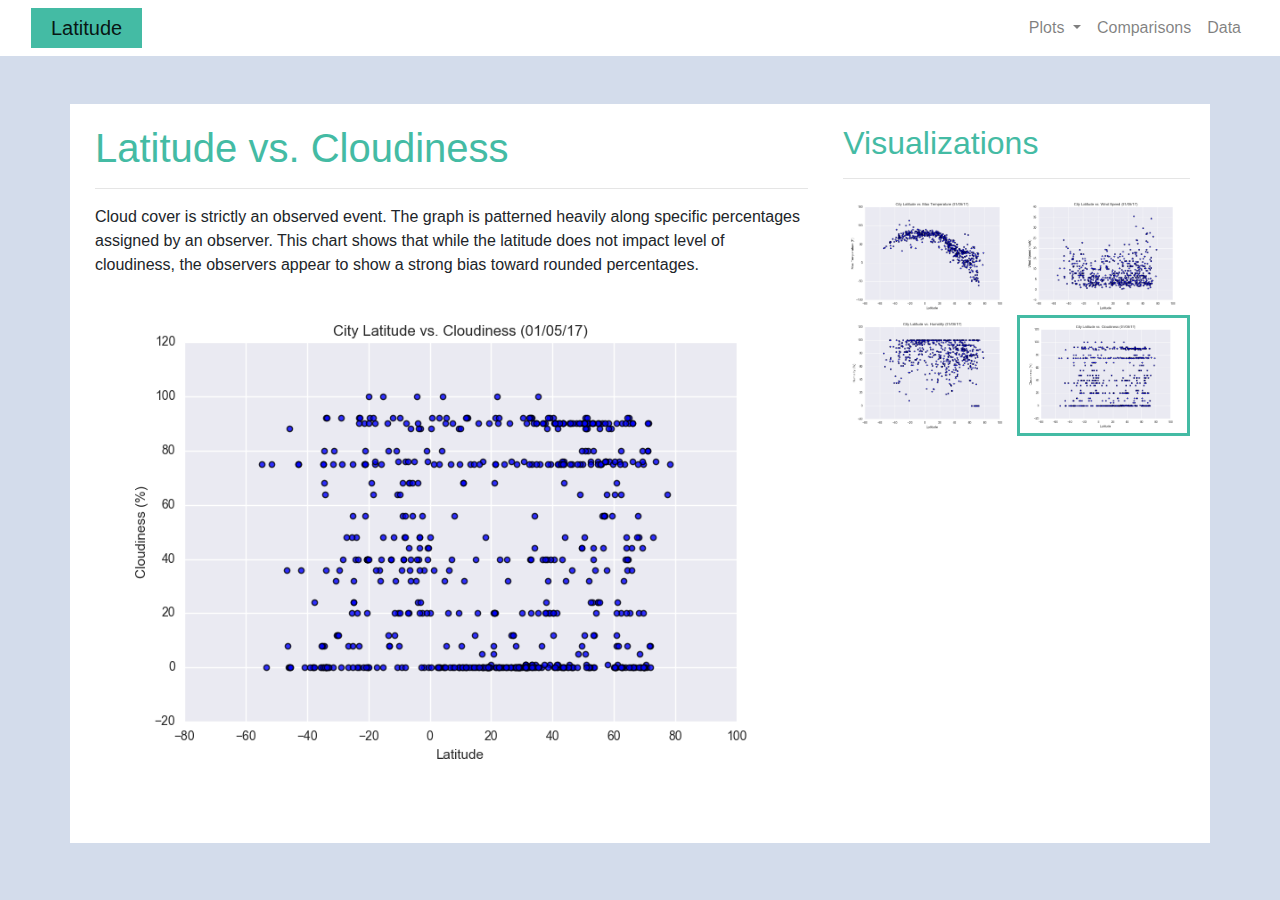
<file: cloudiness.html>
<!DOCTYPE html>
<html lang="en">

<head>
    <meta charset="UTF-8">
    <meta http-equiv="X-UA-Compatible" content="IE=edge">
    <meta name="viewport" content="width=device-width, initial-scale=1.0">
    <link rel="stylesheet" href="https://stackpath.bootstrapcdn.com/bootstrap/4.3.1/css/bootstrap.min.css"
        integrity="sha384-ggOyR0iXCbMQv3Xipma34MD+dH/1fQ784/j6cY/iJTQUOhcWr7x9JvoRxT2MZw1T" crossorigin="anonymous">
    <title>Latitude</title>
    <link rel="stylesheet" type="text/css" href="styles.css">
</head>

<body>
    <nav class="navbar navbar-expand-lg navbar-light navbar-customclass">
        <div class="container-fluid">
            <a class="navbar-brand" href="index.html">Latitude</a>
            <button class="navbar-toggler" type="button" data-bs-toggle="collapse" data-bs-target="#navbarNavDropdown"
                aria-controls="navbarNavDropdown" aria-expanded="false" aria-label="Toggle navigation">
                <span class="navbar-toggler-icon"></span>
            </button>
            <div class="collapse navbar-collapse" id="navbarNavDropdown">
                <ul class="navbar-nav ml-auto">
                    <li class="nav-item dropdown">
                        <a class="nav-link dropdown-toggle" href="#" id="navbarDropdownMenuLink" role="button"
                            data-bs-toggle="dropdown" aria-expanded="false">
                            Plots
                        </a>
                        <ul class="dropdown-menu" aria-labelledby="navbarDropdownMenuLink">
                            <li><a class="dropdown-item " href="cloudiness.html">Cloudiness</a></li>
                            <li><a class="dropdown-item" href="humidity.html">Humidity</a></li>
                            <li><a class="dropdown-item" href="temperature.html">Max Temperature</a></li>
                            <li><a class="dropdown-item" href="wind.html">Windspeed</a></li>
                        </ul>
                    </li>
                    <li class="nav-item">
                        <a class="nav-link" href="comparisons.html">Comparisons</a>
                    </li>
                    <li class="nav-item">
                        <a class="nav-link" href="data.html">Data</a>
                    </li>

            </div>
        </div>
    </nav>
    <br><br>
    <div class="container">
        <div class="row">
            <div class="col-md-8">
                <h1>Latitude vs. Cloudiness</h1>
                <hr>
                <p>Cloud cover is strictly an observed event. The graph is patterned heavily along specific percentages
                    assigned by an observer. This chart shows that while the latitude does not impact level of
                    cloudiness, the observers appear to show a strong bias toward rounded percentages.</p>
                <img src="Resources/images/cloud.png" class="img-fluid" alt="Latitude vs. Cloudiness"></a><br>
            </div>
            <div class="col-md-4">
                <h2>Visualizations</h2>
                <hr>
                <div class="grid-container">
                    <a href="temperature.html">
                        <img src="Resources/images/temp.png" class="img-fluid" alt="Latitude vs. Temperature"></a>
                    <a href="wind.html">
                        <img src="Resources/images/wind.png" class="img-fluid" alt="Latitude vs. Windspeed"></a>
                    <a href="humidity.html">
                        <img src="Resources/images/humidity.png" class="img-fluid" alt="Latitude vs. Humidity"></a>
                    <a href="cloudiness.html">
                        <img src="Resources/images/cloud.png" class="img-fluid custom-active" alt="Latitude vs. Cloudiness">
                </div>
            </div>
        </div>
        <script src="https://code.jquery.com/jquery-3.3.1.slim.min.js"
            integrity="sha384-q8i/X+965DzO0rT7abK41JStQIAqVgRVzpbzo5smXKp4YfRvH+8abtTE1Pi6jizo"
            crossorigin="anonymous"></script>
        <script src="https://cdnjs.cloudflare.com/ajax/libs/popper.js/1.14.7/umd/popper.min.js"
            integrity="sha384-UO2eT0CpHqdSJQ6hJty5KVphtPhzWj9WO1clHTMGa3JDZwrnQq4sF86dIHNDz0W1"
            crossorigin="anonymous"></script>
        <script src="https://stackpath.bootstrapcdn.com/bootstrap/4.3.1/js/bootstrap.min.js"
            integrity="sha384-JjSmVgyd0p3pXB1rRibZUAYoIIy6OrQ6VrjIEaFf/nJGzIxFDsf4x0xIM+B07jRM"
            crossorigin="anonymous"></script>
        <script src="https://cdn.jsdelivr.net/npm/bootstrap@5.2.0-beta1/dist/js/bootstrap.bundle.min.js"
            integrity="sha384-pprn3073KE6tl6bjs2QrFaJGz5/SUsLqktiwsUTF55Jfv3qYSDhgCecCxMW52nD2"
            crossorigin="anonymous"></script>
</body>

</html>
</file>
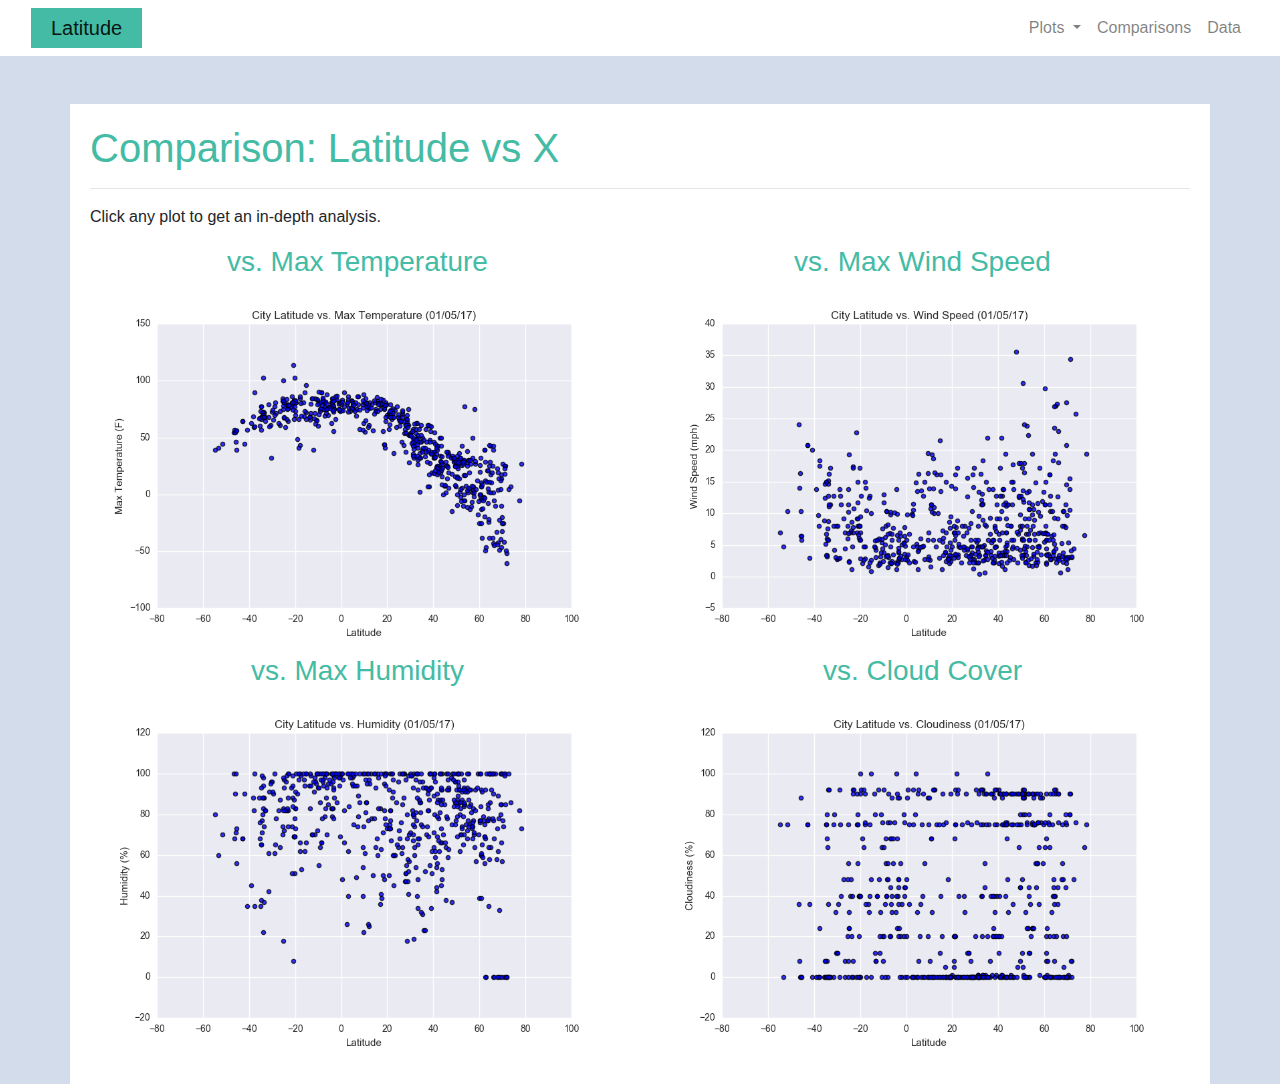
<file: comparisons.html>
<!DOCTYPE html>
<html lang="en">

<head>
  <meta charset="UTF-8">
  <meta http-equiv="X-UA-Compatible" content="IE=edge">
  <meta name="viewport" content="width=device-width, initial-scale=1.0">
  <link rel="stylesheet" href="https://stackpath.bootstrapcdn.com/bootstrap/4.3.1/css/bootstrap.min.css"
    integrity="sha384-ggOyR0iXCbMQv3Xipma34MD+dH/1fQ784/j6cY/iJTQUOhcWr7x9JvoRxT2MZw1T" crossorigin="anonymous">
  <title>Latitude</title>
  <link rel="stylesheet" type="text/css" href="styles.css">
</head>

<body>
  <nav class="navbar navbar-expand-lg navbar-light navbar-customclass">
    <div class="container-fluid">
      <a class="navbar-brand" href="index.html">Latitude</a>
      <button class="navbar-toggler" type="button" data-bs-toggle="collapse" data-bs-target="#navbarNavDropdown"
        aria-controls="navbarNavDropdown" aria-expanded="false" aria-label="Toggle navigation">
        <span class="navbar-toggler-icon"></span>
      </button>
      <div class="collapse navbar-collapse" id="navbarNavDropdown">
        <ul class="navbar-nav ml-auto">
          <li class="nav-item dropdown">
            <a class="nav-link dropdown-toggle" href="#" id="navbarDropdownMenuLink" role="button"
              data-bs-toggle="dropdown" aria-expanded="false">
              Plots
            </a>
            <ul class="dropdown-menu" aria-labelledby="navbarDropdownMenuLink">
              <li><a class="dropdown-item" href="humidity.html">Humidity</a></li>
              <li><a class="dropdown-item" href="temperature.html">Max Temperature</a></li>
              <li><a class="dropdown-item" href="cloudiness.html">Cloudiness</a></li>
              <li><a class="dropdown-item" href="wind.html">Windspeed</a></li>
            </ul>
          </li>
          <li class="nav-item">
            <a class="nav-link" href="comparisons.html">Comparisons</a>
          </li>
          <li class="nav-item">
            <a class="nav-link" href="data.html">Data</a>
          </li>

        </ul>
      </div>
    </div>
  </nav>

  <br><br>
  <div class="container">
    <div class="row">
      <div class="col-md-12">
        <h1>Comparison: Latitude vs X</h1>
        <hr>
        <p>Click any plot to get an in-depth analysis.</p>
      </div>
    </div>
    <div class="row">
      <div class="col-md-6">
        <h3>vs. Max Temperature</h3>
        <a href="temperature.html">
          <img src="Resources/images/temp.png" class="img-fluid" alt="Latitude vs. Temperature"></a><br>
      </div>
      <div class="col-md-6">
        <h3>vs. Max Wind Speed</h3>
        <a href="wind.html">
          <img src="Resources/images/wind.png" class="img-fluid" alt="Latitude vs. Windspeed"></a><br>
      </div>
    </div>
    <div class="row">
      <div class="col-md-6">
        <h3>vs. Max Humidity</h3>
        <a href="humidity.html">
          <img src="Resources/images/humidity.png" class="img-fluid" alt="Latitude vs. Humidity"></a><br>
      </div>
      <div class="col-md-6">
        <h3>vs. Cloud Cover</h3>
        <a href="cloudiness.html">
          <img src="Resources/images/cloud.png" class="img-fluid" alt="Latitude vs. Cloudiness"><br>
      </div>
    </div>
  </div>
  </div>
  <script src="https://code.jquery.com/jquery-3.3.1.slim.min.js"
    integrity="sha384-q8i/X+965DzO0rT7abK41JStQIAqVgRVzpbzo5smXKp4YfRvH+8abtTE1Pi6jizo"
    crossorigin="anonymous"></script>
  <script src="https://cdnjs.cloudflare.com/ajax/libs/popper.js/1.14.7/umd/popper.min.js"
    integrity="sha384-UO2eT0CpHqdSJQ6hJty5KVphtPhzWj9WO1clHTMGa3JDZwrnQq4sF86dIHNDz0W1"
    crossorigin="anonymous"></script>
  <script src="https://stackpath.bootstrapcdn.com/bootstrap/4.3.1/js/bootstrap.min.js"
    integrity="sha384-JjSmVgyd0p3pXB1rRibZUAYoIIy6OrQ6VrjIEaFf/nJGzIxFDsf4x0xIM+B07jRM"
    crossorigin="anonymous"></script>
  <script src="https://cdn.jsdelivr.net/npm/bootstrap@5.2.0-beta1/dist/js/bootstrap.bundle.min.js"
    integrity="sha384-pprn3073KE6tl6bjs2QrFaJGz5/SUsLqktiwsUTF55Jfv3qYSDhgCecCxMW52nD2"
    crossorigin="anonymous"></script>
</body>

</html>
</file>
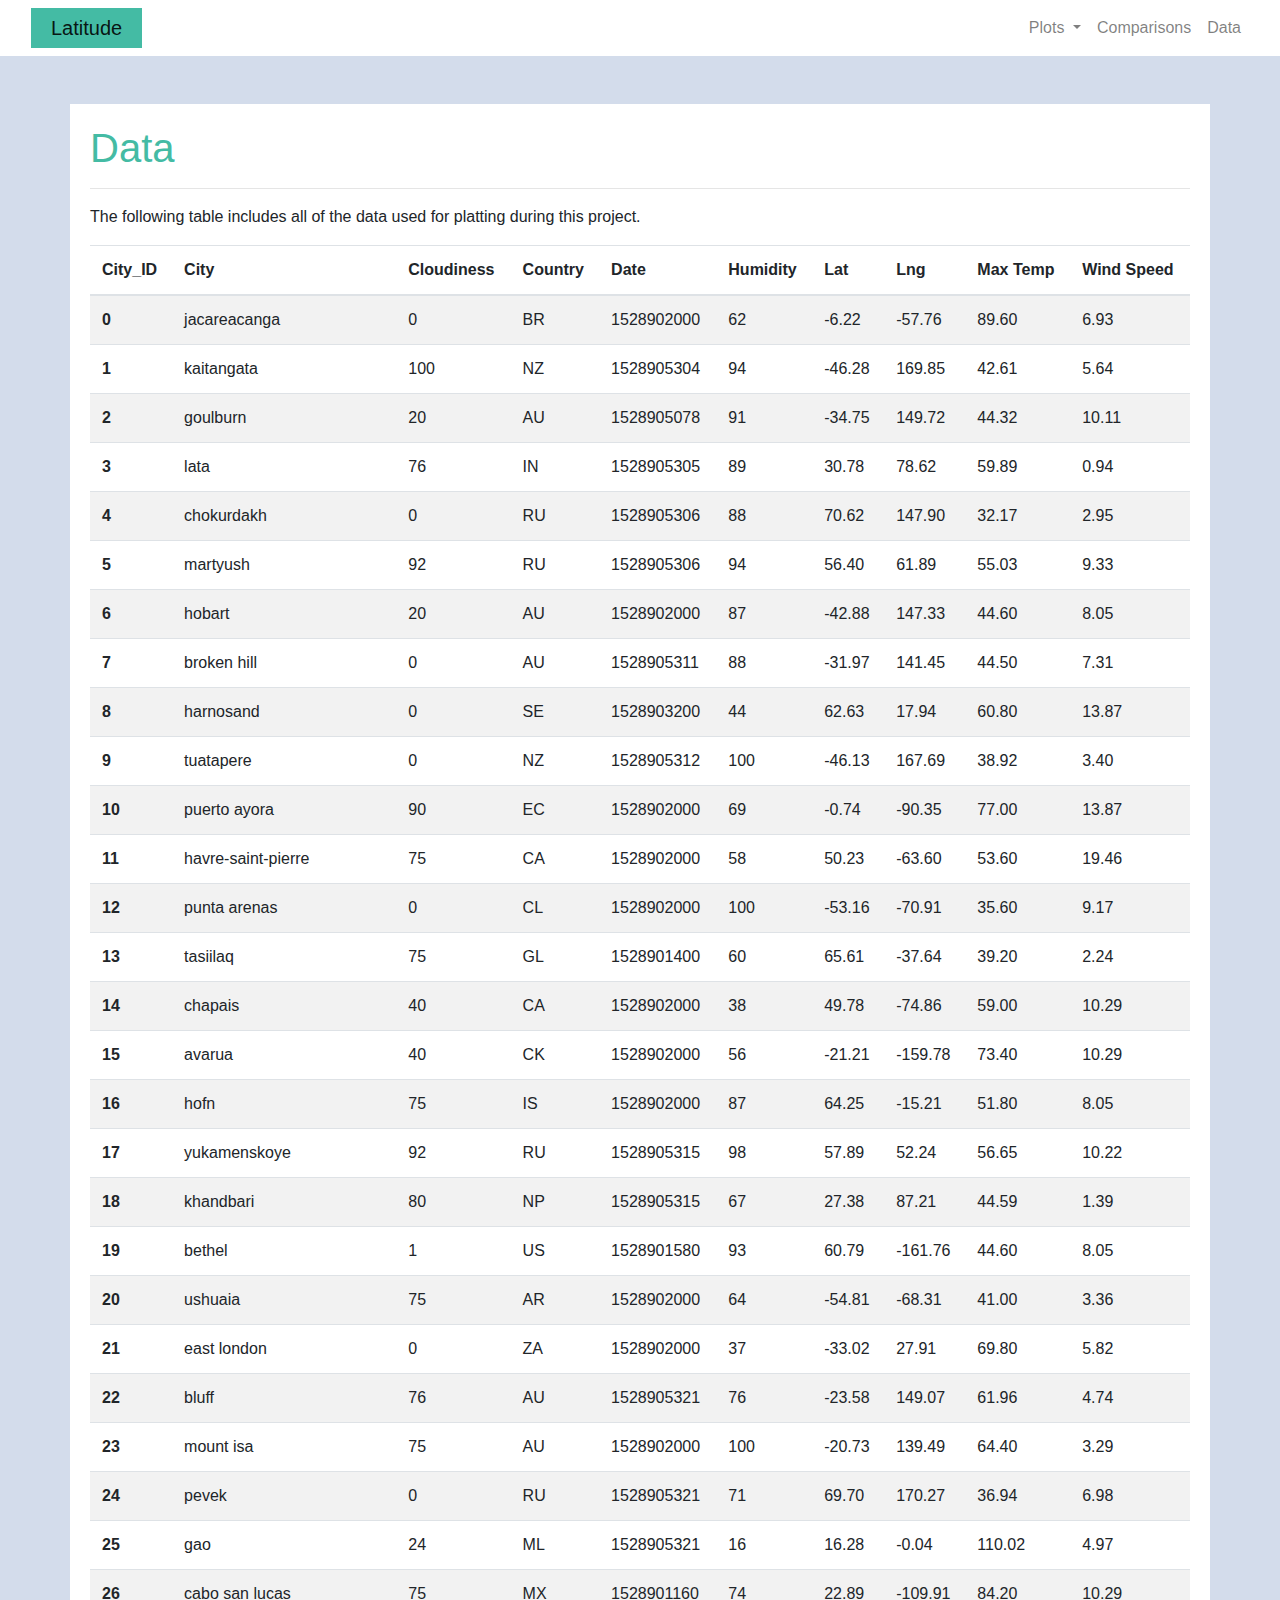
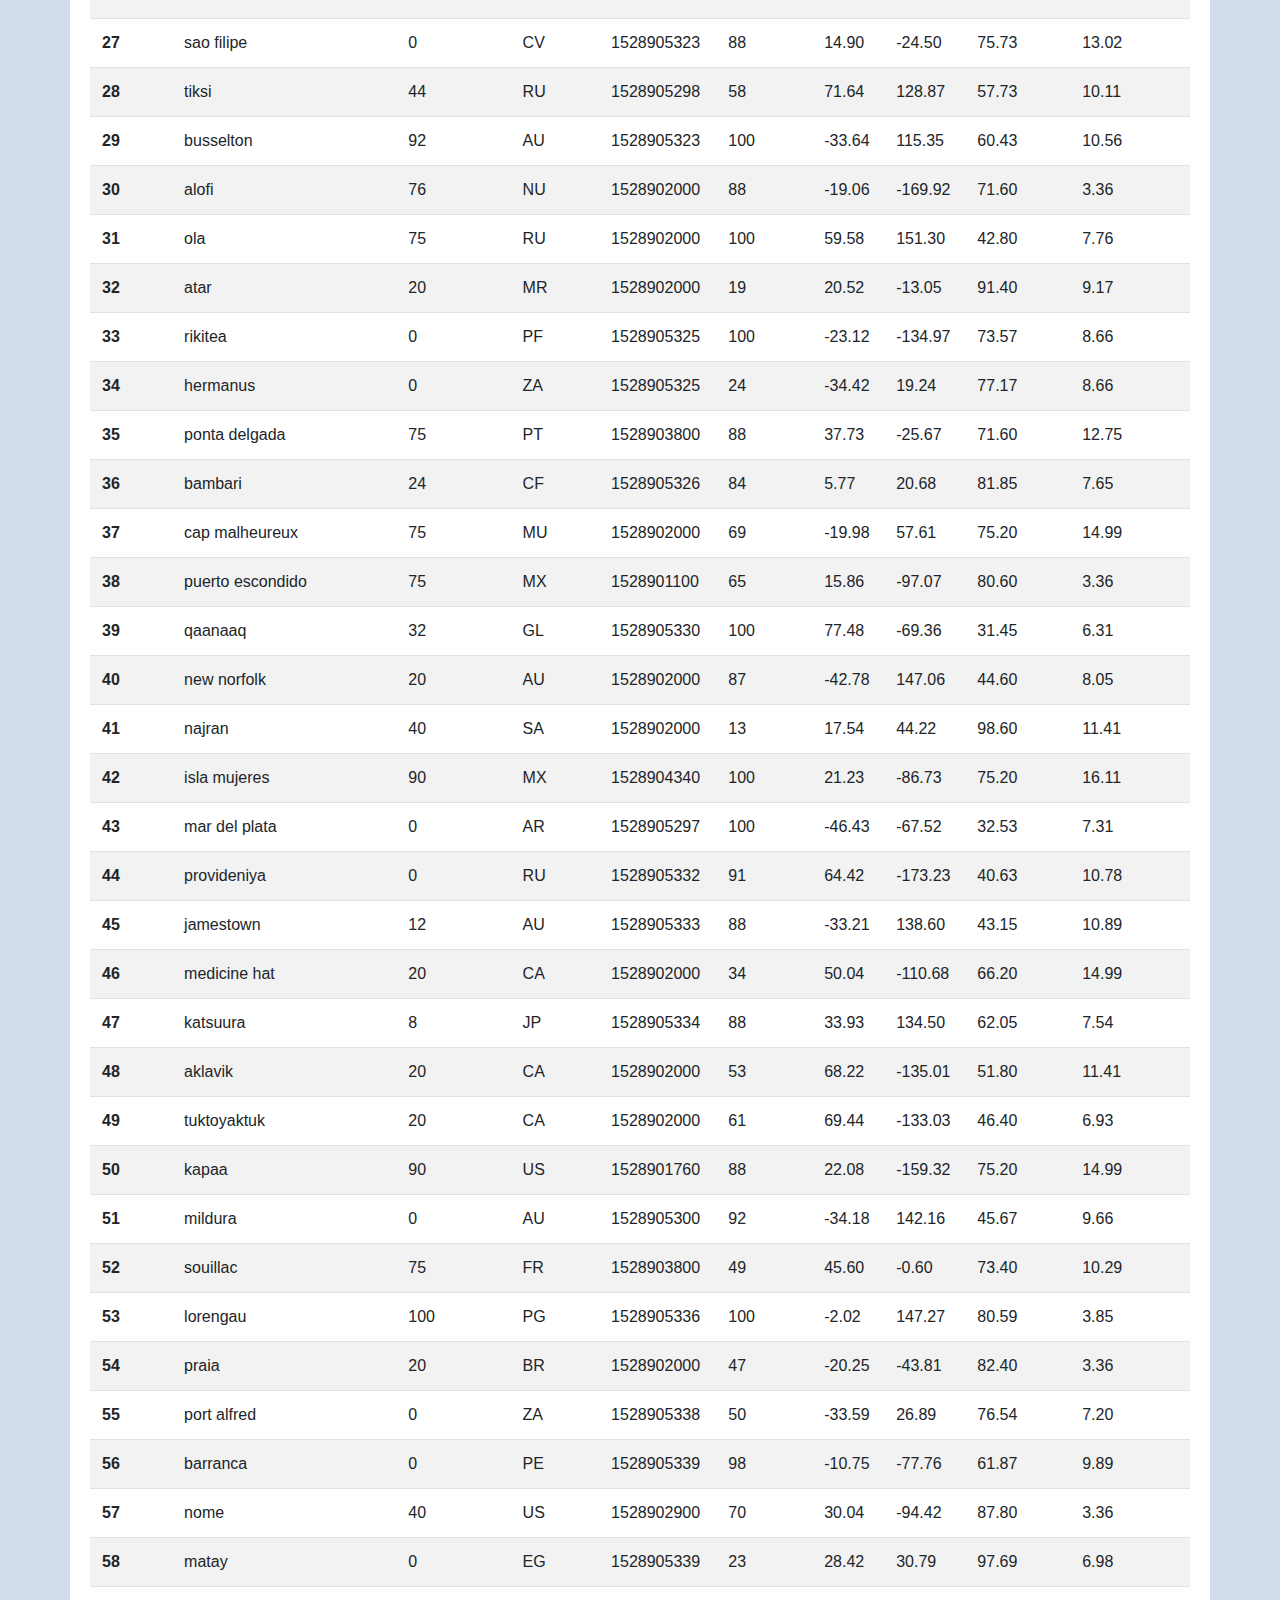
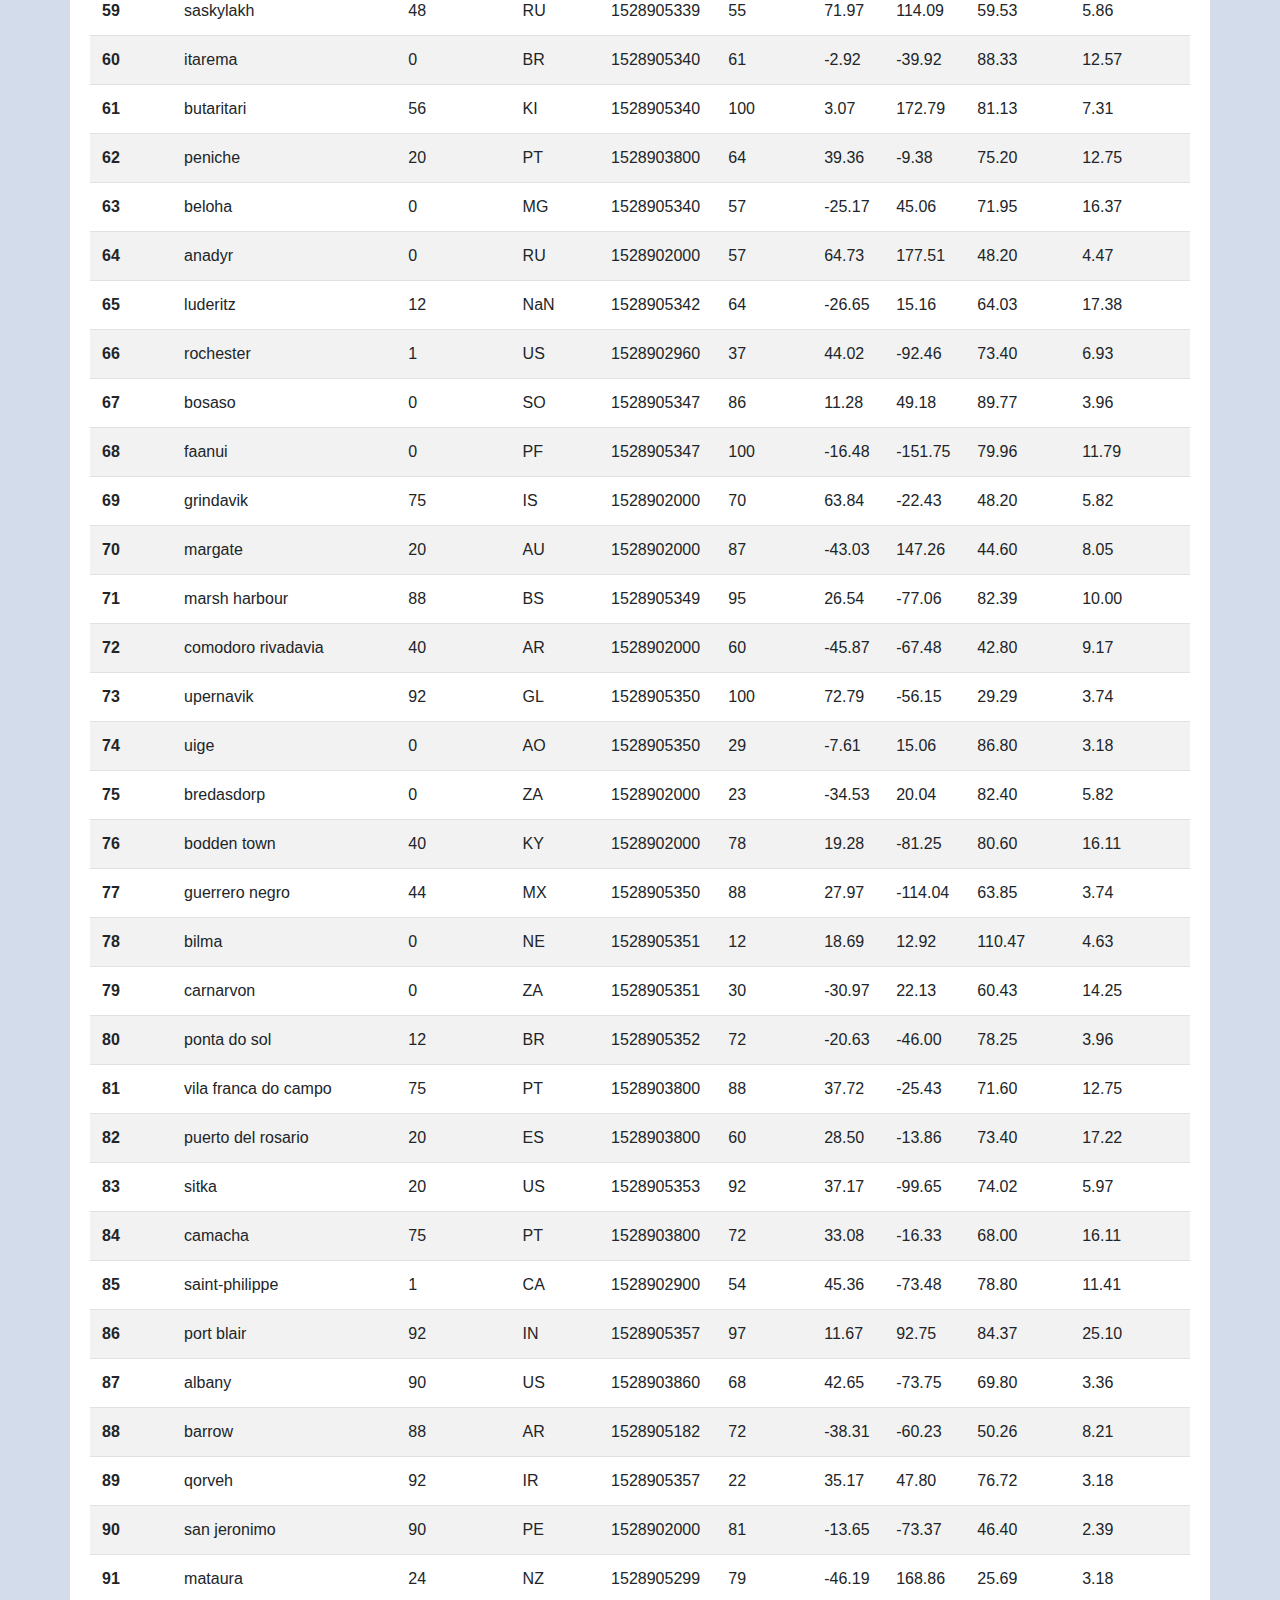
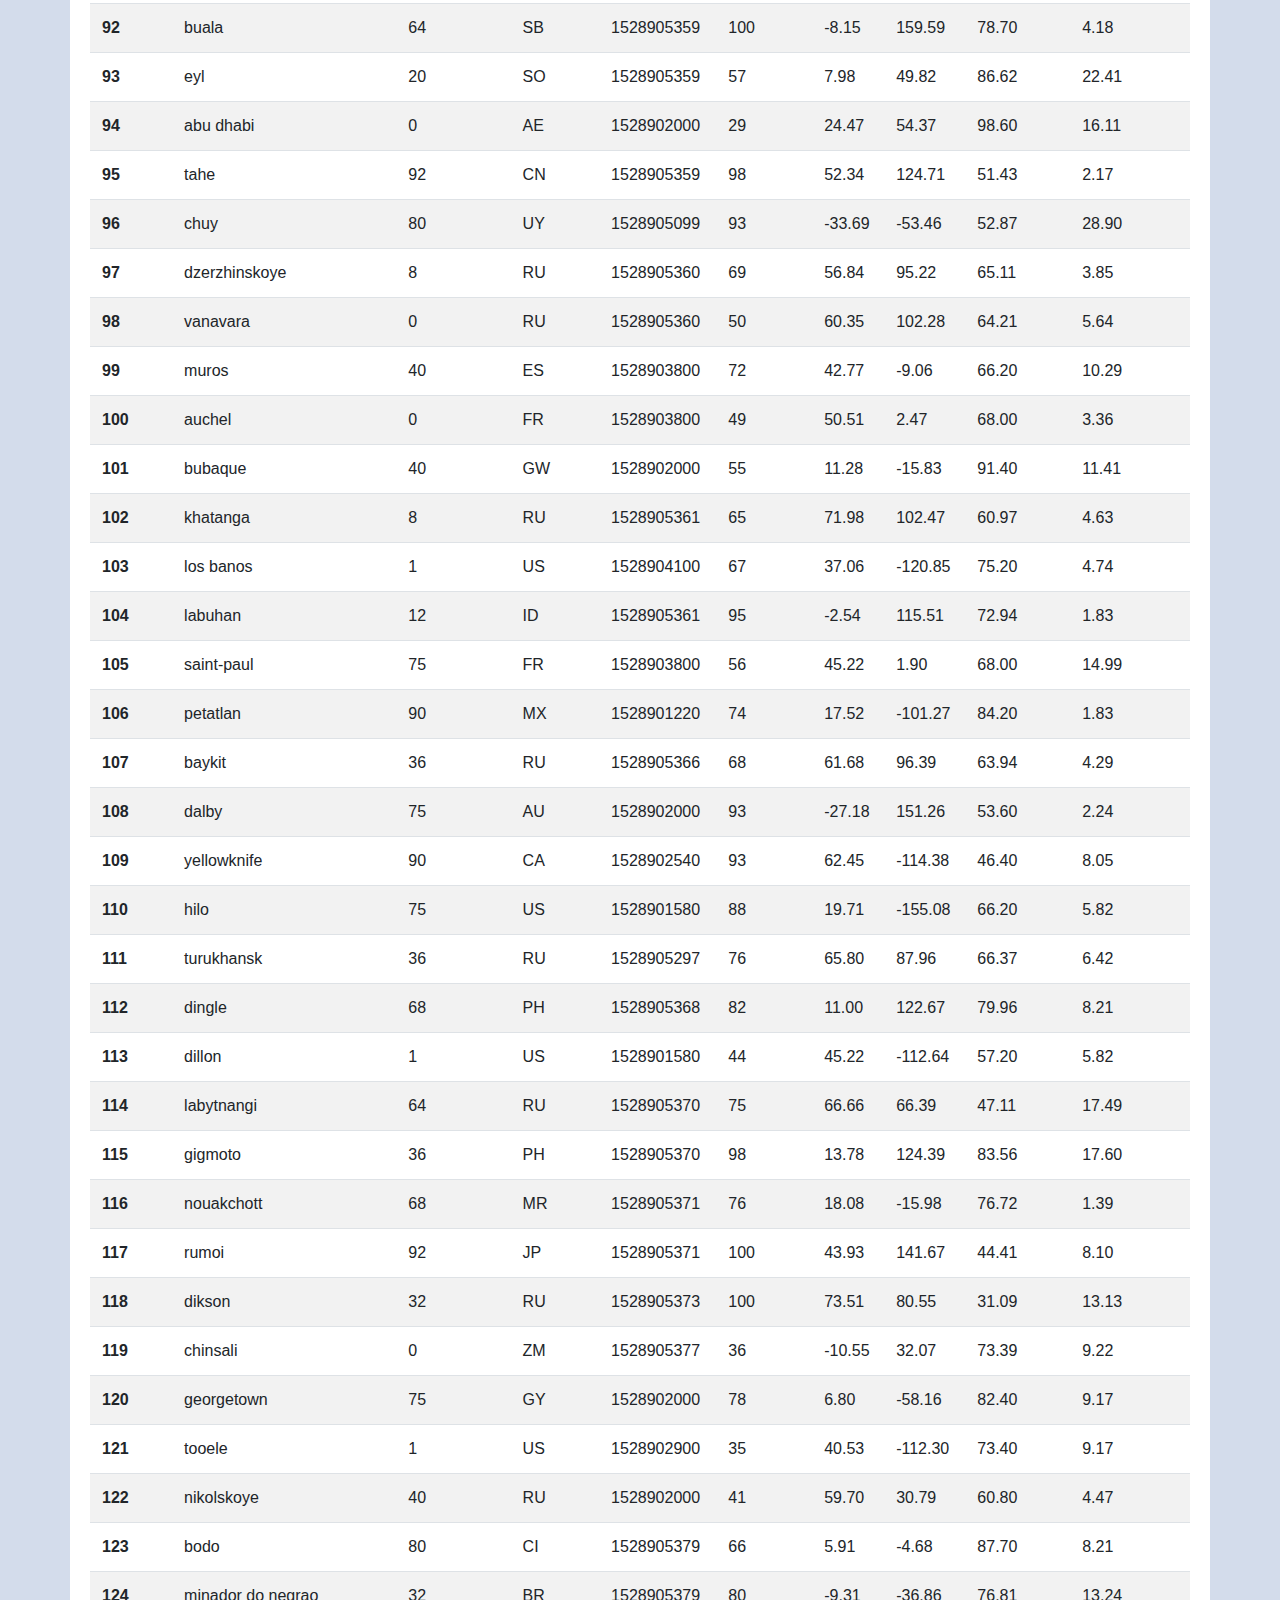
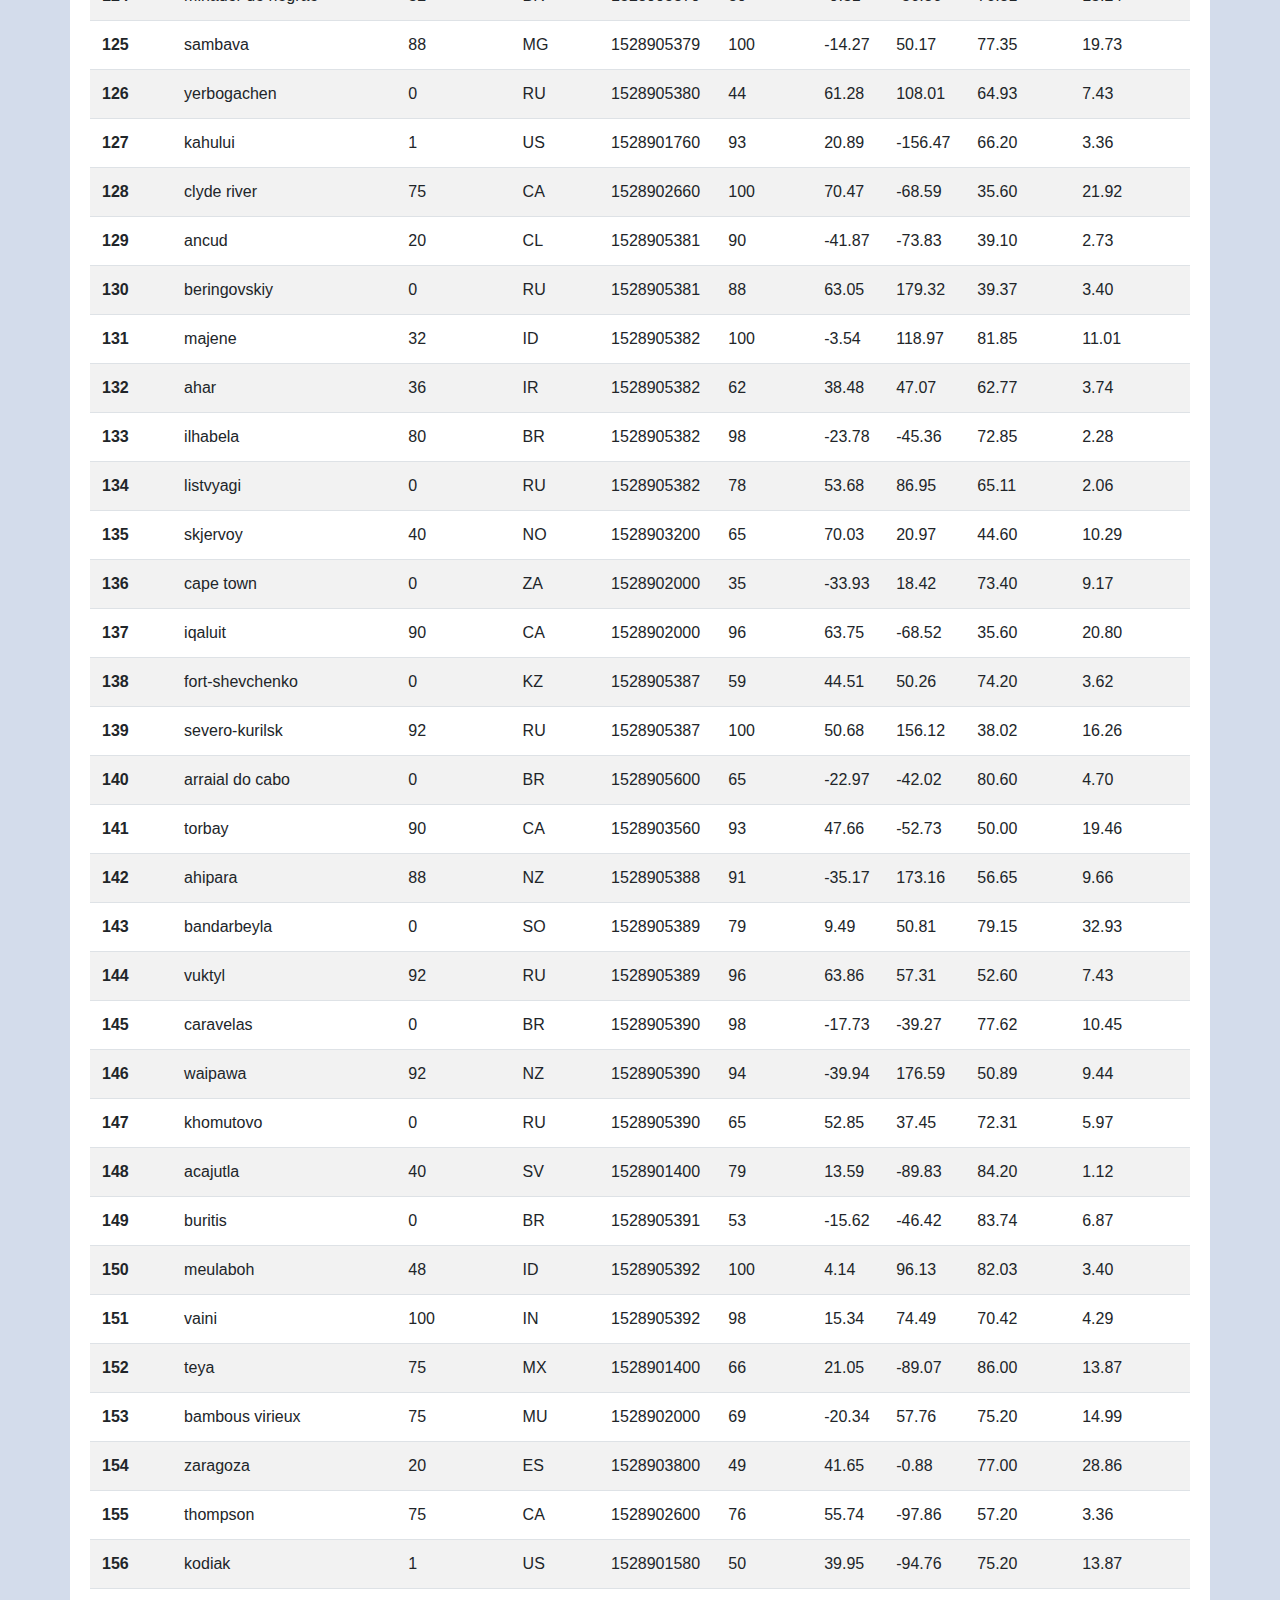
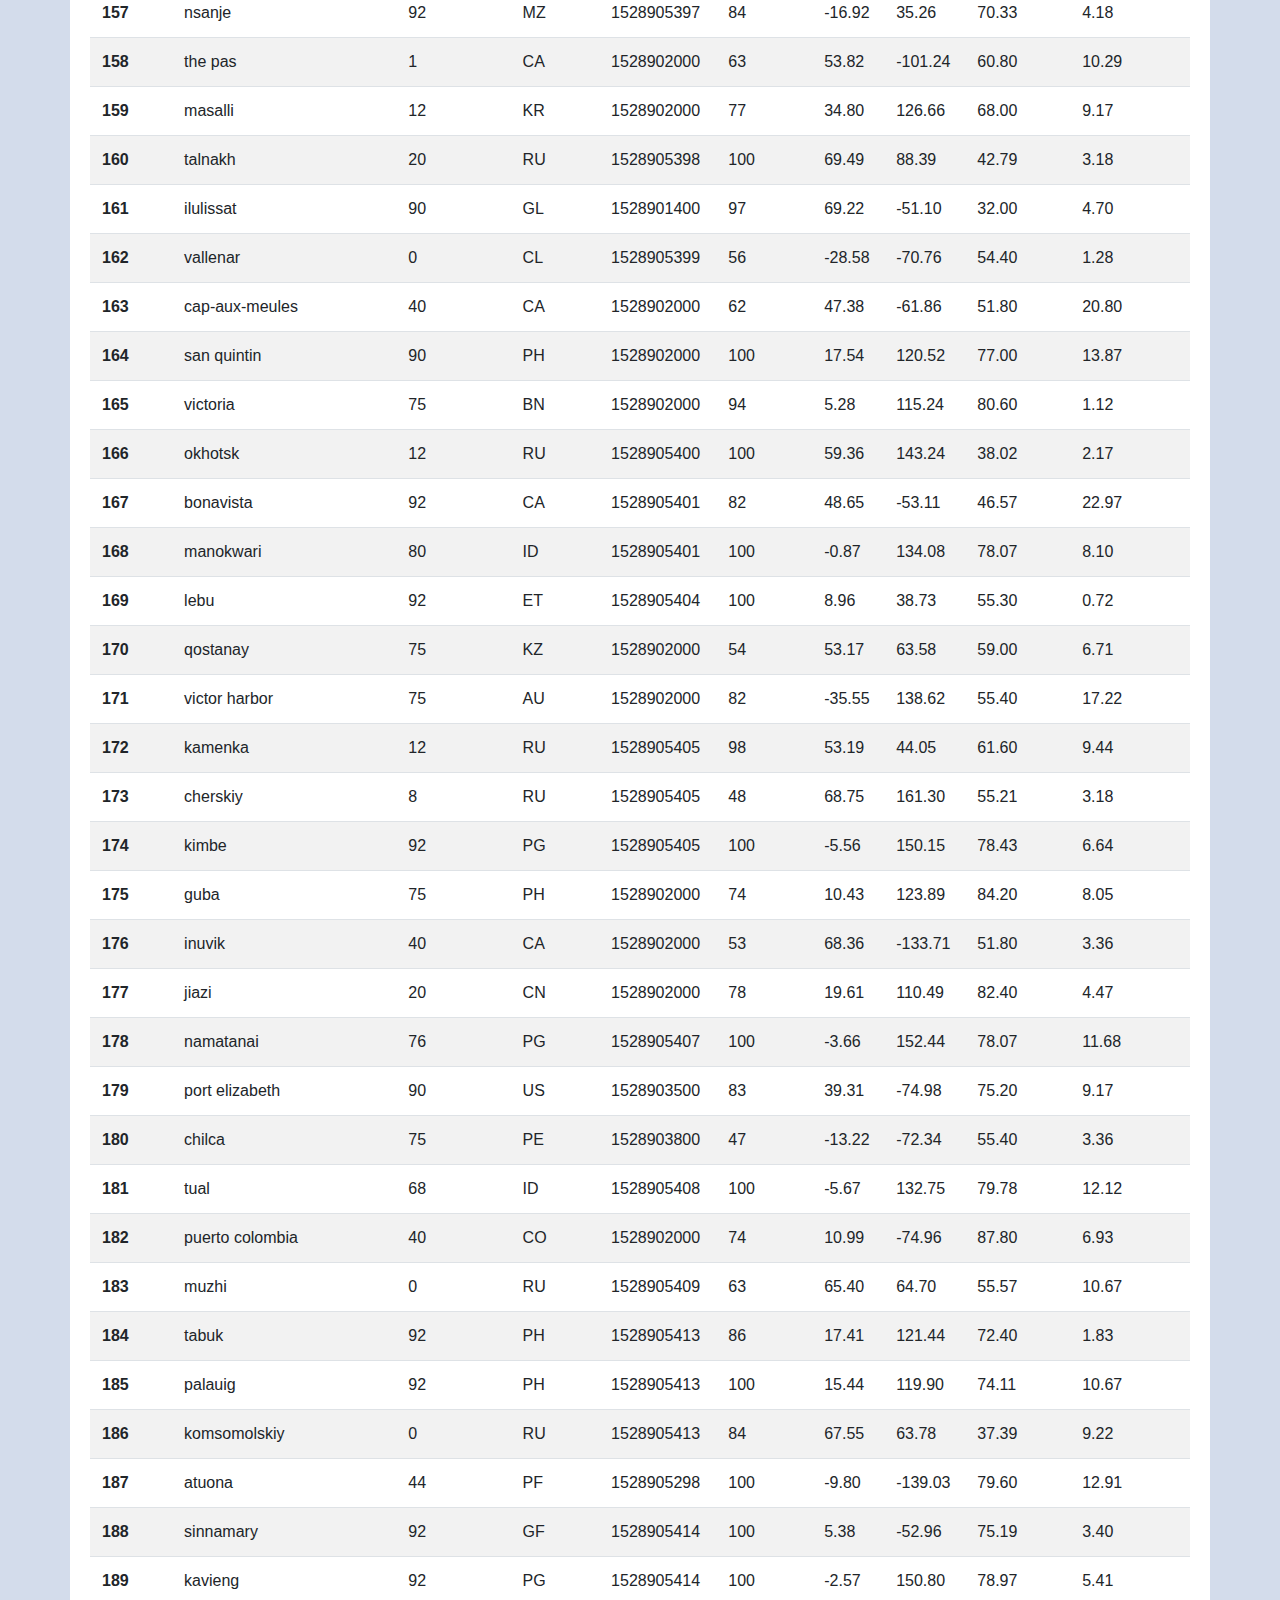
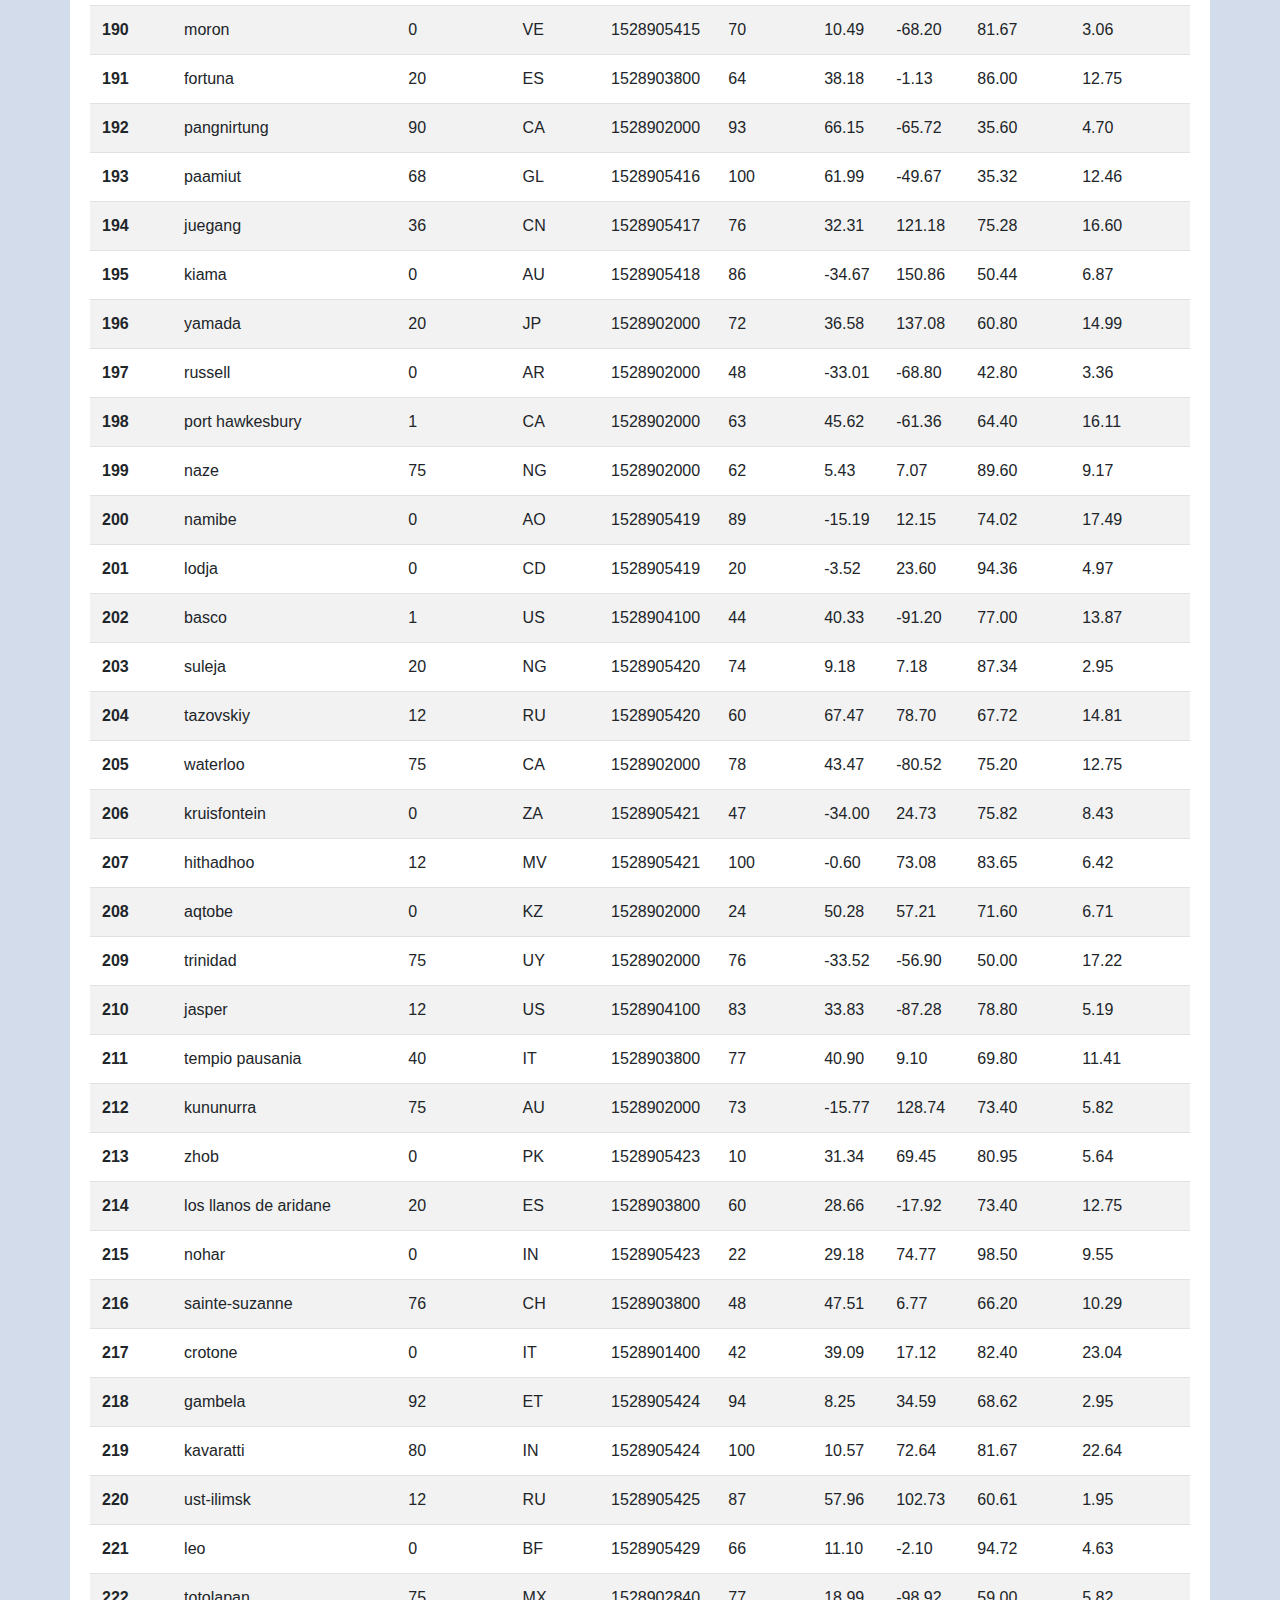
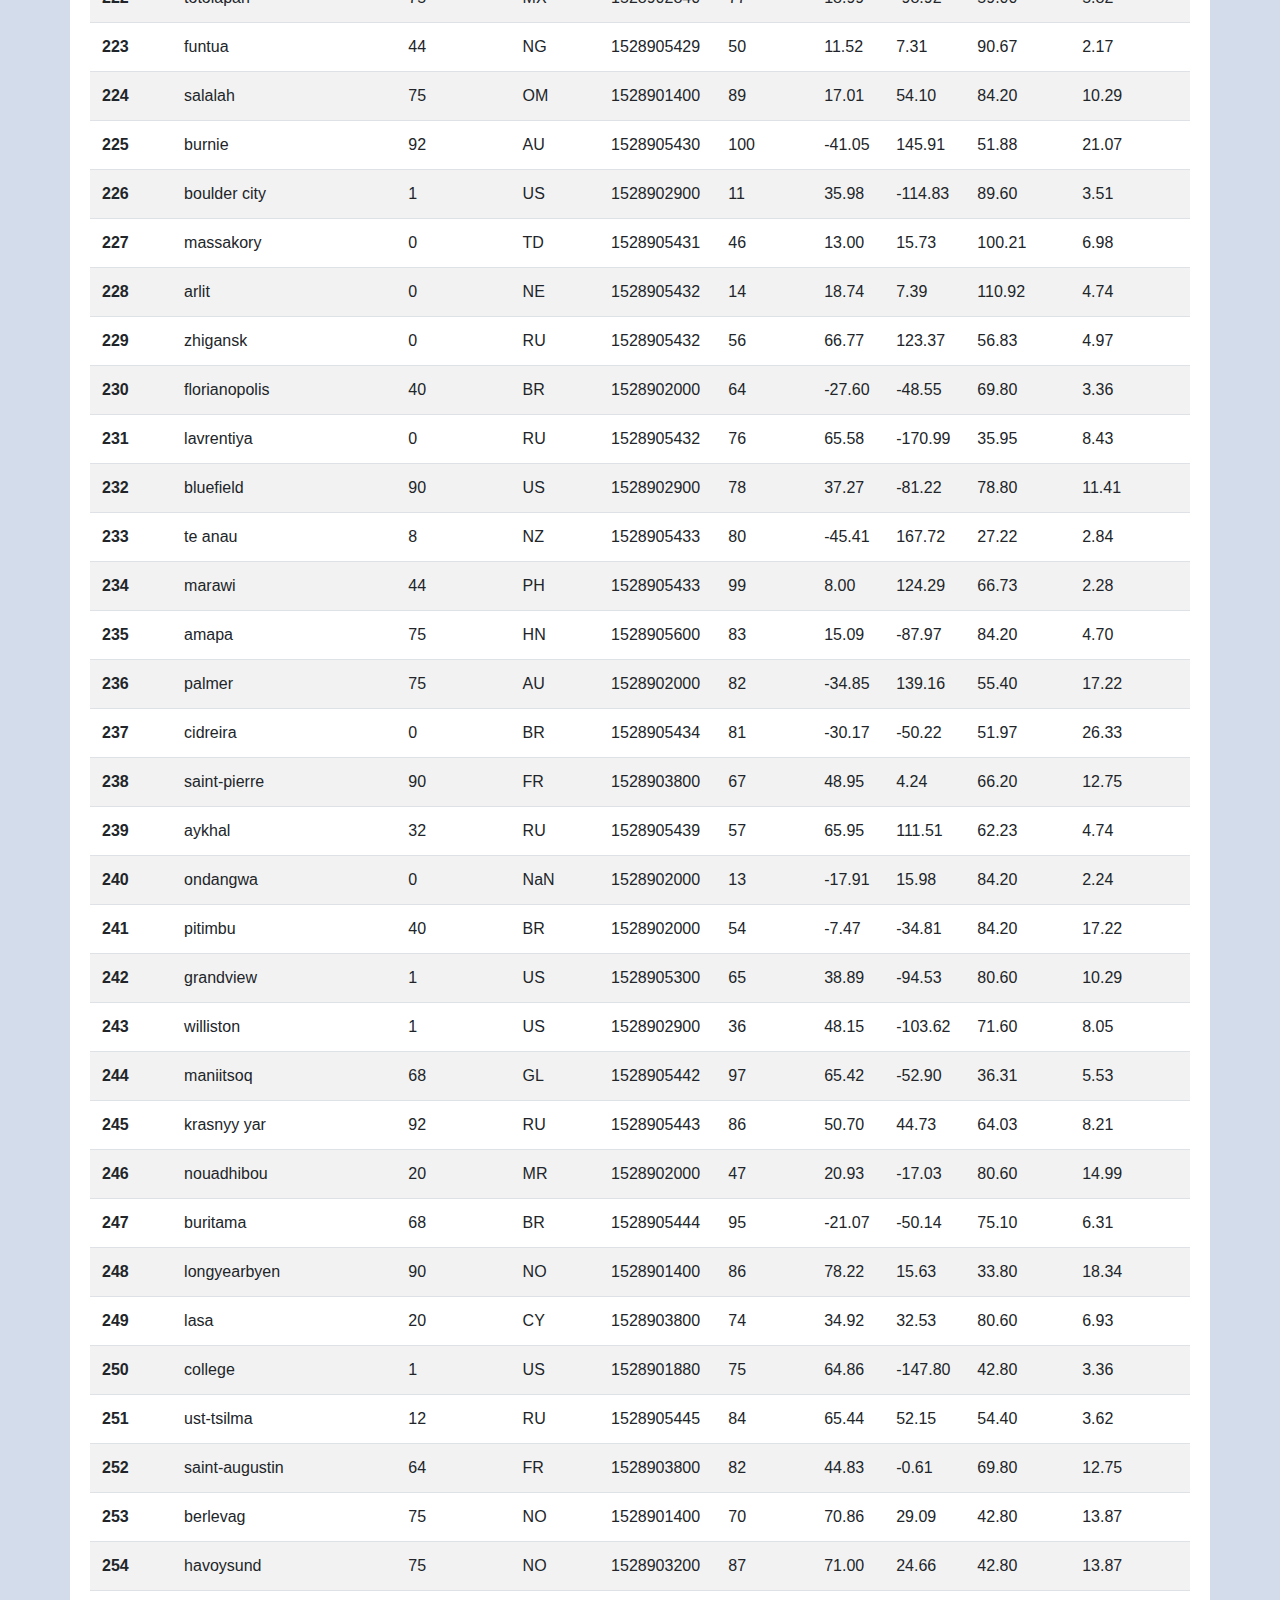
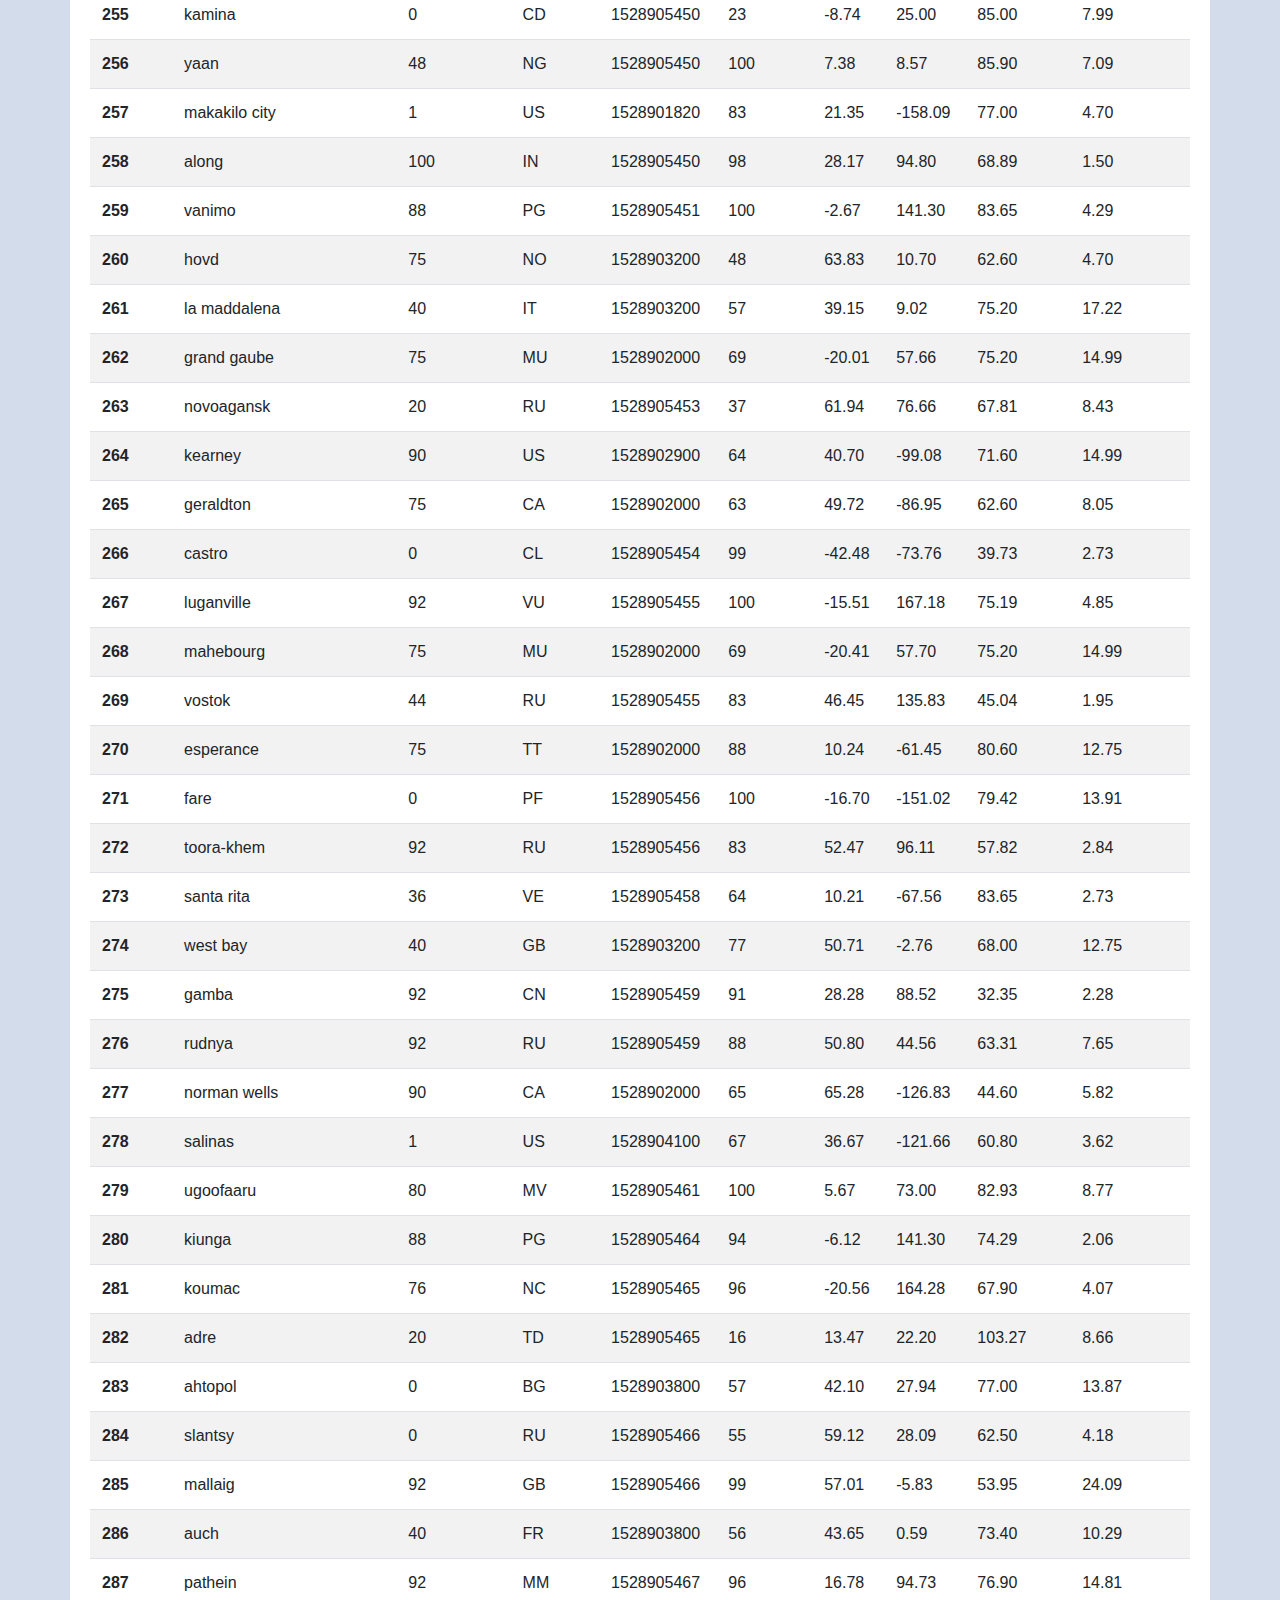
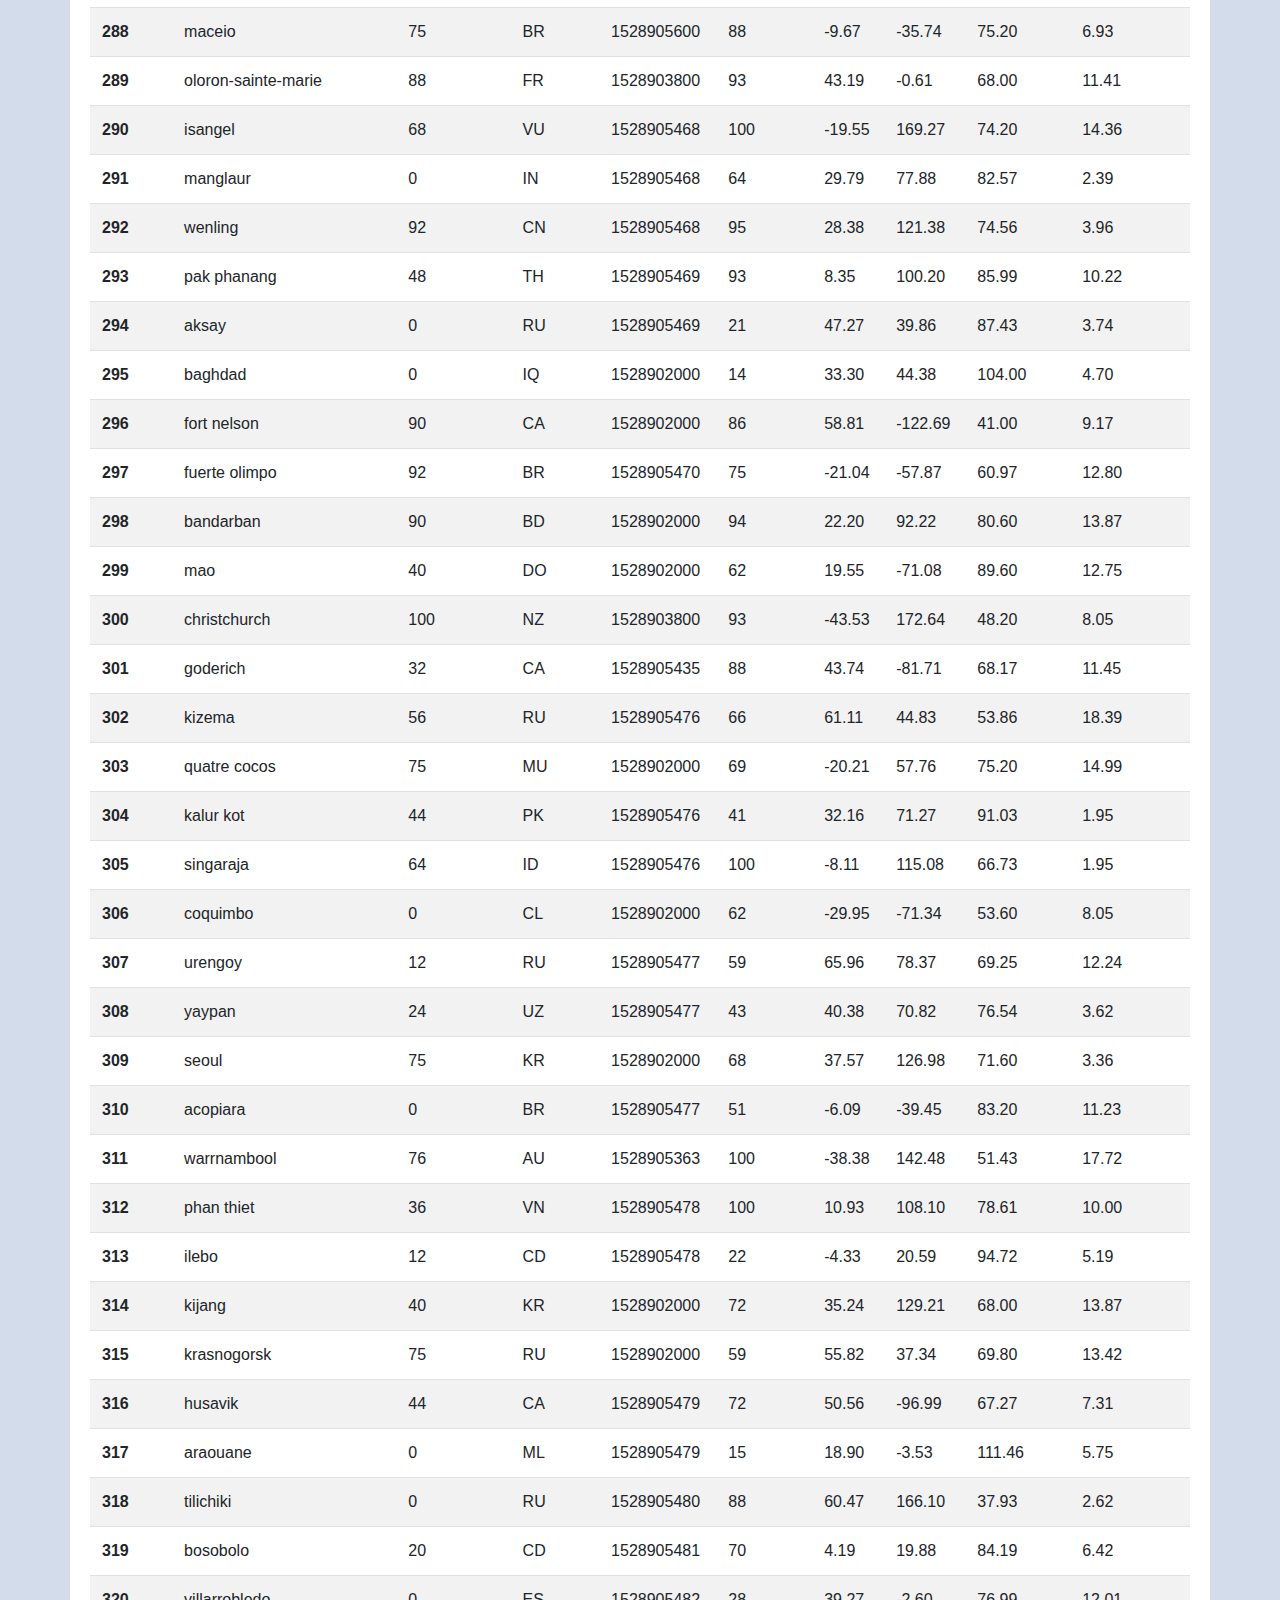
<file: data.html>
<!DOCTYPE html>
<html lang="en">

<head>
  <meta charset="UTF-8">
  <meta http-equiv="X-UA-Compatible" content="IE=edge">
  <meta name="viewport" content="width=device-width, initial-scale=1.0">
  <link rel="stylesheet" href="https://stackpath.bootstrapcdn.com/bootstrap/4.3.1/css/bootstrap.min.css"
    integrity="sha384-ggOyR0iXCbMQv3Xipma34MD+dH/1fQ784/j6cY/iJTQUOhcWr7x9JvoRxT2MZw1T" crossorigin="anonymous">
  <title>Latitude</title>
  <link rel="stylesheet" type="text/css" href="styles.css">
</head>

<body>
  <nav class="navbar navbar-expand-lg navbar-light navbar-customclass">
    <div class="container-fluid">
      <a class="navbar-brand" href="index.html">Latitude</a>
      <button class="navbar-toggler" type="button" data-bs-toggle="collapse" data-bs-target="#navbarNavDropdown"
        aria-controls="navbarNavDropdown" aria-expanded="false" aria-label="Toggle navigation">
        <span class="navbar-toggler-icon"></span>
      </button>
      <div class="collapse navbar-collapse" id="navbarNavDropdown">
        <ul class="navbar-nav ml-auto">
          <li class="nav-item dropdown">
            <a class="nav-link dropdown-toggle" href="#" id="navbarDropdownMenuLink" role="button"
              data-bs-toggle="dropdown" aria-expanded="false">
              Plots
            </a>
            <ul class="dropdown-menu" aria-labelledby="navbarDropdownMenuLink">
              <li><a class="dropdown-item" href="cloudiness.html">Cloudiness</a></li>
              <li><a class="dropdown-item" href="humidity.html">Humidity</a></li>
              <li><a class="dropdown-item" href="temperature.html">Temperature</a></li>
              <li><a class="dropdown-item" href="wind.html">Windspeed</a></li>
            </ul>
          </li>
          <li class="nav-item">
            <a class="nav-link" href="comparisons.html">Comparisons</a>
          </li>
          <li class="nav-item">
            <a class="nav-link" href="data.html">Data</a>
          </li>
        </ul>
      </div>
    </div>
  </nav>
  <br><br>
  <div class="container">

    <h1>Data</h1>
    <hr>
    <p>The following table includes all of the data used for platting during this project.</p>

    <div class="table table-responsive">
      <table class="table table-striped">
          <thead>
            <tr style="text-align: right;">
              <th>City_ID</th>
              <th>City</th>
              <th>Cloudiness</th>
              <th>Country</th>
              <th>Date</th>
              <th>Humidity</th>
              <th>Lat</th>
              <th>Lng</th>
              <th>Max Temp</th>
              <th>Wind Speed</th>
            </tr>
          </thead>
          <tbody>
            <tr>
              <th>0</th>
              <td>jacareacanga</td>
              <td>0</td>
              <td>BR</td>
              <td>1528902000</td>
              <td>62</td>
              <td>-6.22</td>
              <td>-57.76</td>
              <td>89.60</td>
              <td>6.93</td>
            </tr>
            <tr>
              <th>1</th>
              <td>kaitangata</td>
              <td>100</td>
              <td>NZ</td>
              <td>1528905304</td>
              <td>94</td>
              <td>-46.28</td>
              <td>169.85</td>
              <td>42.61</td>
              <td>5.64</td>
            </tr>
            <tr>
              <th>2</th>
              <td>goulburn</td>
              <td>20</td>
              <td>AU</td>
              <td>1528905078</td>
              <td>91</td>
              <td>-34.75</td>
              <td>149.72</td>
              <td>44.32</td>
              <td>10.11</td>
            </tr>
            <tr>
              <th>3</th>
              <td>lata</td>
              <td>76</td>
              <td>IN</td>
              <td>1528905305</td>
              <td>89</td>
              <td>30.78</td>
              <td>78.62</td>
              <td>59.89</td>
              <td>0.94</td>
            </tr>
            <tr>
              <th>4</th>
              <td>chokurdakh</td>
              <td>0</td>
              <td>RU</td>
              <td>1528905306</td>
              <td>88</td>
              <td>70.62</td>
              <td>147.90</td>
              <td>32.17</td>
              <td>2.95</td>
            </tr>
            <tr>
              <th>5</th>
              <td>martyush</td>
              <td>92</td>
              <td>RU</td>
              <td>1528905306</td>
              <td>94</td>
              <td>56.40</td>
              <td>61.89</td>
              <td>55.03</td>
              <td>9.33</td>
            </tr>
            <tr>
              <th>6</th>
              <td>hobart</td>
              <td>20</td>
              <td>AU</td>
              <td>1528902000</td>
              <td>87</td>
              <td>-42.88</td>
              <td>147.33</td>
              <td>44.60</td>
              <td>8.05</td>
            </tr>
            <tr>
              <th>7</th>
              <td>broken hill</td>
              <td>0</td>
              <td>AU</td>
              <td>1528905311</td>
              <td>88</td>
              <td>-31.97</td>
              <td>141.45</td>
              <td>44.50</td>
              <td>7.31</td>
            </tr>
            <tr>
              <th>8</th>
              <td>harnosand</td>
              <td>0</td>
              <td>SE</td>
              <td>1528903200</td>
              <td>44</td>
              <td>62.63</td>
              <td>17.94</td>
              <td>60.80</td>
              <td>13.87</td>
            </tr>
            <tr>
              <th>9</th>
              <td>tuatapere</td>
              <td>0</td>
              <td>NZ</td>
              <td>1528905312</td>
              <td>100</td>
              <td>-46.13</td>
              <td>167.69</td>
              <td>38.92</td>
              <td>3.40</td>
            </tr>
            <tr>
              <th>10</th>
              <td>puerto ayora</td>
              <td>90</td>
              <td>EC</td>
              <td>1528902000</td>
              <td>69</td>
              <td>-0.74</td>
              <td>-90.35</td>
              <td>77.00</td>
              <td>13.87</td>
            </tr>
            <tr>
              <th>11</th>
              <td>havre-saint-pierre</td>
              <td>75</td>
              <td>CA</td>
              <td>1528902000</td>
              <td>58</td>
              <td>50.23</td>
              <td>-63.60</td>
              <td>53.60</td>
              <td>19.46</td>
            </tr>
            <tr>
              <th>12</th>
              <td>punta arenas</td>
              <td>0</td>
              <td>CL</td>
              <td>1528902000</td>
              <td>100</td>
              <td>-53.16</td>
              <td>-70.91</td>
              <td>35.60</td>
              <td>9.17</td>
            </tr>
            <tr>
              <th>13</th>
              <td>tasiilaq</td>
              <td>75</td>
              <td>GL</td>
              <td>1528901400</td>
              <td>60</td>
              <td>65.61</td>
              <td>-37.64</td>
              <td>39.20</td>
              <td>2.24</td>
            </tr>
            <tr>
              <th>14</th>
              <td>chapais</td>
              <td>40</td>
              <td>CA</td>
              <td>1528902000</td>
              <td>38</td>
              <td>49.78</td>
              <td>-74.86</td>
              <td>59.00</td>
              <td>10.29</td>
            </tr>
            <tr>
              <th>15</th>
              <td>avarua</td>
              <td>40</td>
              <td>CK</td>
              <td>1528902000</td>
              <td>56</td>
              <td>-21.21</td>
              <td>-159.78</td>
              <td>73.40</td>
              <td>10.29</td>
            </tr>
            <tr>
              <th>16</th>
              <td>hofn</td>
              <td>75</td>
              <td>IS</td>
              <td>1528902000</td>
              <td>87</td>
              <td>64.25</td>
              <td>-15.21</td>
              <td>51.80</td>
              <td>8.05</td>
            </tr>
            <tr>
              <th>17</th>
              <td>yukamenskoye</td>
              <td>92</td>
              <td>RU</td>
              <td>1528905315</td>
              <td>98</td>
              <td>57.89</td>
              <td>52.24</td>
              <td>56.65</td>
              <td>10.22</td>
            </tr>
            <tr>
              <th>18</th>
              <td>khandbari</td>
              <td>80</td>
              <td>NP</td>
              <td>1528905315</td>
              <td>67</td>
              <td>27.38</td>
              <td>87.21</td>
              <td>44.59</td>
              <td>1.39</td>
            </tr>
            <tr>
              <th>19</th>
              <td>bethel</td>
              <td>1</td>
              <td>US</td>
              <td>1528901580</td>
              <td>93</td>
              <td>60.79</td>
              <td>-161.76</td>
              <td>44.60</td>
              <td>8.05</td>
            </tr>
            <tr>
              <th>20</th>
              <td>ushuaia</td>
              <td>75</td>
              <td>AR</td>
              <td>1528902000</td>
              <td>64</td>
              <td>-54.81</td>
              <td>-68.31</td>
              <td>41.00</td>
              <td>3.36</td>
            </tr>
            <tr>
              <th>21</th>
              <td>east london</td>
              <td>0</td>
              <td>ZA</td>
              <td>1528902000</td>
              <td>37</td>
              <td>-33.02</td>
              <td>27.91</td>
              <td>69.80</td>
              <td>5.82</td>
            </tr>
            <tr>
              <th>22</th>
              <td>bluff</td>
              <td>76</td>
              <td>AU</td>
              <td>1528905321</td>
              <td>76</td>
              <td>-23.58</td>
              <td>149.07</td>
              <td>61.96</td>
              <td>4.74</td>
            </tr>
            <tr>
              <th>23</th>
              <td>mount isa</td>
              <td>75</td>
              <td>AU</td>
              <td>1528902000</td>
              <td>100</td>
              <td>-20.73</td>
              <td>139.49</td>
              <td>64.40</td>
              <td>3.29</td>
            </tr>
            <tr>
              <th>24</th>
              <td>pevek</td>
              <td>0</td>
              <td>RU</td>
              <td>1528905321</td>
              <td>71</td>
              <td>69.70</td>
              <td>170.27</td>
              <td>36.94</td>
              <td>6.98</td>
            </tr>
            <tr>
              <th>25</th>
              <td>gao</td>
              <td>24</td>
              <td>ML</td>
              <td>1528905321</td>
              <td>16</td>
              <td>16.28</td>
              <td>-0.04</td>
              <td>110.02</td>
              <td>4.97</td>
            </tr>
            <tr>
              <th>26</th>
              <td>cabo san lucas</td>
              <td>75</td>
              <td>MX</td>
              <td>1528901160</td>
              <td>74</td>
              <td>22.89</td>
              <td>-109.91</td>
              <td>84.20</td>
              <td>10.29</td>
            </tr>
            <tr>
              <th>27</th>
              <td>sao filipe</td>
              <td>0</td>
              <td>CV</td>
              <td>1528905323</td>
              <td>88</td>
              <td>14.90</td>
              <td>-24.50</td>
              <td>75.73</td>
              <td>13.02</td>
            </tr>
            <tr>
              <th>28</th>
              <td>tiksi</td>
              <td>44</td>
              <td>RU</td>
              <td>1528905298</td>
              <td>58</td>
              <td>71.64</td>
              <td>128.87</td>
              <td>57.73</td>
              <td>10.11</td>
            </tr>
            <tr>
              <th>29</th>
              <td>busselton</td>
              <td>92</td>
              <td>AU</td>
              <td>1528905323</td>
              <td>100</td>
              <td>-33.64</td>
              <td>115.35</td>
              <td>60.43</td>
              <td>10.56</td>
            </tr>
            <tr>
              <th>30</th>
              <td>alofi</td>
              <td>76</td>
              <td>NU</td>
              <td>1528902000</td>
              <td>88</td>
              <td>-19.06</td>
              <td>-169.92</td>
              <td>71.60</td>
              <td>3.36</td>
            </tr>
            <tr>
              <th>31</th>
              <td>ola</td>
              <td>75</td>
              <td>RU</td>
              <td>1528902000</td>
              <td>100</td>
              <td>59.58</td>
              <td>151.30</td>
              <td>42.80</td>
              <td>7.76</td>
            </tr>
            <tr>
              <th>32</th>
              <td>atar</td>
              <td>20</td>
              <td>MR</td>
              <td>1528902000</td>
              <td>19</td>
              <td>20.52</td>
              <td>-13.05</td>
              <td>91.40</td>
              <td>9.17</td>
            </tr>
            <tr>
              <th>33</th>
              <td>rikitea</td>
              <td>0</td>
              <td>PF</td>
              <td>1528905325</td>
              <td>100</td>
              <td>-23.12</td>
              <td>-134.97</td>
              <td>73.57</td>
              <td>8.66</td>
            </tr>
            <tr>
              <th>34</th>
              <td>hermanus</td>
              <td>0</td>
              <td>ZA</td>
              <td>1528905325</td>
              <td>24</td>
              <td>-34.42</td>
              <td>19.24</td>
              <td>77.17</td>
              <td>8.66</td>
            </tr>
            <tr>
              <th>35</th>
              <td>ponta delgada</td>
              <td>75</td>
              <td>PT</td>
              <td>1528903800</td>
              <td>88</td>
              <td>37.73</td>
              <td>-25.67</td>
              <td>71.60</td>
              <td>12.75</td>
            </tr>
            <tr>
              <th>36</th>
              <td>bambari</td>
              <td>24</td>
              <td>CF</td>
              <td>1528905326</td>
              <td>84</td>
              <td>5.77</td>
              <td>20.68</td>
              <td>81.85</td>
              <td>7.65</td>
            </tr>
            <tr>
              <th>37</th>
              <td>cap malheureux</td>
              <td>75</td>
              <td>MU</td>
              <td>1528902000</td>
              <td>69</td>
              <td>-19.98</td>
              <td>57.61</td>
              <td>75.20</td>
              <td>14.99</td>
            </tr>
            <tr>
              <th>38</th>
              <td>puerto escondido</td>
              <td>75</td>
              <td>MX</td>
              <td>1528901100</td>
              <td>65</td>
              <td>15.86</td>
              <td>-97.07</td>
              <td>80.60</td>
              <td>3.36</td>
            </tr>
            <tr>
              <th>39</th>
              <td>qaanaaq</td>
              <td>32</td>
              <td>GL</td>
              <td>1528905330</td>
              <td>100</td>
              <td>77.48</td>
              <td>-69.36</td>
              <td>31.45</td>
              <td>6.31</td>
            </tr>
            <tr>
              <th>40</th>
              <td>new norfolk</td>
              <td>20</td>
              <td>AU</td>
              <td>1528902000</td>
              <td>87</td>
              <td>-42.78</td>
              <td>147.06</td>
              <td>44.60</td>
              <td>8.05</td>
            </tr>
            <tr>
              <th>41</th>
              <td>najran</td>
              <td>40</td>
              <td>SA</td>
              <td>1528902000</td>
              <td>13</td>
              <td>17.54</td>
              <td>44.22</td>
              <td>98.60</td>
              <td>11.41</td>
            </tr>
            <tr>
              <th>42</th>
              <td>isla mujeres</td>
              <td>90</td>
              <td>MX</td>
              <td>1528904340</td>
              <td>100</td>
              <td>21.23</td>
              <td>-86.73</td>
              <td>75.20</td>
              <td>16.11</td>
            </tr>
            <tr>
              <th>43</th>
              <td>mar del plata</td>
              <td>0</td>
              <td>AR</td>
              <td>1528905297</td>
              <td>100</td>
              <td>-46.43</td>
              <td>-67.52</td>
              <td>32.53</td>
              <td>7.31</td>
            </tr>
            <tr>
              <th>44</th>
              <td>provideniya</td>
              <td>0</td>
              <td>RU</td>
              <td>1528905332</td>
              <td>91</td>
              <td>64.42</td>
              <td>-173.23</td>
              <td>40.63</td>
              <td>10.78</td>
            </tr>
            <tr>
              <th>45</th>
              <td>jamestown</td>
              <td>12</td>
              <td>AU</td>
              <td>1528905333</td>
              <td>88</td>
              <td>-33.21</td>
              <td>138.60</td>
              <td>43.15</td>
              <td>10.89</td>
            </tr>
            <tr>
              <th>46</th>
              <td>medicine hat</td>
              <td>20</td>
              <td>CA</td>
              <td>1528902000</td>
              <td>34</td>
              <td>50.04</td>
              <td>-110.68</td>
              <td>66.20</td>
              <td>14.99</td>
            </tr>
            <tr>
              <th>47</th>
              <td>katsuura</td>
              <td>8</td>
              <td>JP</td>
              <td>1528905334</td>
              <td>88</td>
              <td>33.93</td>
              <td>134.50</td>
              <td>62.05</td>
              <td>7.54</td>
            </tr>
            <tr>
              <th>48</th>
              <td>aklavik</td>
              <td>20</td>
              <td>CA</td>
              <td>1528902000</td>
              <td>53</td>
              <td>68.22</td>
              <td>-135.01</td>
              <td>51.80</td>
              <td>11.41</td>
            </tr>
            <tr>
              <th>49</th>
              <td>tuktoyaktuk</td>
              <td>20</td>
              <td>CA</td>
              <td>1528902000</td>
              <td>61</td>
              <td>69.44</td>
              <td>-133.03</td>
              <td>46.40</td>
              <td>6.93</td>
            </tr>
            <tr>
              <th>50</th>
              <td>kapaa</td>
              <td>90</td>
              <td>US</td>
              <td>1528901760</td>
              <td>88</td>
              <td>22.08</td>
              <td>-159.32</td>
              <td>75.20</td>
              <td>14.99</td>
            </tr>
            <tr>
              <th>51</th>
              <td>mildura</td>
              <td>0</td>
              <td>AU</td>
              <td>1528905300</td>
              <td>92</td>
              <td>-34.18</td>
              <td>142.16</td>
              <td>45.67</td>
              <td>9.66</td>
            </tr>
            <tr>
              <th>52</th>
              <td>souillac</td>
              <td>75</td>
              <td>FR</td>
              <td>1528903800</td>
              <td>49</td>
              <td>45.60</td>
              <td>-0.60</td>
              <td>73.40</td>
              <td>10.29</td>
            </tr>
            <tr>
              <th>53</th>
              <td>lorengau</td>
              <td>100</td>
              <td>PG</td>
              <td>1528905336</td>
              <td>100</td>
              <td>-2.02</td>
              <td>147.27</td>
              <td>80.59</td>
              <td>3.85</td>
            </tr>
            <tr>
              <th>54</th>
              <td>praia</td>
              <td>20</td>
              <td>BR</td>
              <td>1528902000</td>
              <td>47</td>
              <td>-20.25</td>
              <td>-43.81</td>
              <td>82.40</td>
              <td>3.36</td>
            </tr>
            <tr>
              <th>55</th>
              <td>port alfred</td>
              <td>0</td>
              <td>ZA</td>
              <td>1528905338</td>
              <td>50</td>
              <td>-33.59</td>
              <td>26.89</td>
              <td>76.54</td>
              <td>7.20</td>
            </tr>
            <tr>
              <th>56</th>
              <td>barranca</td>
              <td>0</td>
              <td>PE</td>
              <td>1528905339</td>
              <td>98</td>
              <td>-10.75</td>
              <td>-77.76</td>
              <td>61.87</td>
              <td>9.89</td>
            </tr>
            <tr>
              <th>57</th>
              <td>nome</td>
              <td>40</td>
              <td>US</td>
              <td>1528902900</td>
              <td>70</td>
              <td>30.04</td>
              <td>-94.42</td>
              <td>87.80</td>
              <td>3.36</td>
            </tr>
            <tr>
              <th>58</th>
              <td>matay</td>
              <td>0</td>
              <td>EG</td>
              <td>1528905339</td>
              <td>23</td>
              <td>28.42</td>
              <td>30.79</td>
              <td>97.69</td>
              <td>6.98</td>
            </tr>
            <tr>
              <th>59</th>
              <td>saskylakh</td>
              <td>48</td>
              <td>RU</td>
              <td>1528905339</td>
              <td>55</td>
              <td>71.97</td>
              <td>114.09</td>
              <td>59.53</td>
              <td>5.86</td>
            </tr>
            <tr>
              <th>60</th>
              <td>itarema</td>
              <td>0</td>
              <td>BR</td>
              <td>1528905340</td>
              <td>61</td>
              <td>-2.92</td>
              <td>-39.92</td>
              <td>88.33</td>
              <td>12.57</td>
            </tr>
            <tr>
              <th>61</th>
              <td>butaritari</td>
              <td>56</td>
              <td>KI</td>
              <td>1528905340</td>
              <td>100</td>
              <td>3.07</td>
              <td>172.79</td>
              <td>81.13</td>
              <td>7.31</td>
            </tr>
            <tr>
              <th>62</th>
              <td>peniche</td>
              <td>20</td>
              <td>PT</td>
              <td>1528903800</td>
              <td>64</td>
              <td>39.36</td>
              <td>-9.38</td>
              <td>75.20</td>
              <td>12.75</td>
            </tr>
            <tr>
              <th>63</th>
              <td>beloha</td>
              <td>0</td>
              <td>MG</td>
              <td>1528905340</td>
              <td>57</td>
              <td>-25.17</td>
              <td>45.06</td>
              <td>71.95</td>
              <td>16.37</td>
            </tr>
            <tr>
              <th>64</th>
              <td>anadyr</td>
              <td>0</td>
              <td>RU</td>
              <td>1528902000</td>
              <td>57</td>
              <td>64.73</td>
              <td>177.51</td>
              <td>48.20</td>
              <td>4.47</td>
            </tr>
            <tr>
              <th>65</th>
              <td>luderitz</td>
              <td>12</td>
              <td>NaN</td>
              <td>1528905342</td>
              <td>64</td>
              <td>-26.65</td>
              <td>15.16</td>
              <td>64.03</td>
              <td>17.38</td>
            </tr>
            <tr>
              <th>66</th>
              <td>rochester</td>
              <td>1</td>
              <td>US</td>
              <td>1528902960</td>
              <td>37</td>
              <td>44.02</td>
              <td>-92.46</td>
              <td>73.40</td>
              <td>6.93</td>
            </tr>
            <tr>
              <th>67</th>
              <td>bosaso</td>
              <td>0</td>
              <td>SO</td>
              <td>1528905347</td>
              <td>86</td>
              <td>11.28</td>
              <td>49.18</td>
              <td>89.77</td>
              <td>3.96</td>
            </tr>
            <tr>
              <th>68</th>
              <td>faanui</td>
              <td>0</td>
              <td>PF</td>
              <td>1528905347</td>
              <td>100</td>
              <td>-16.48</td>
              <td>-151.75</td>
              <td>79.96</td>
              <td>11.79</td>
            </tr>
            <tr>
              <th>69</th>
              <td>grindavik</td>
              <td>75</td>
              <td>IS</td>
              <td>1528902000</td>
              <td>70</td>
              <td>63.84</td>
              <td>-22.43</td>
              <td>48.20</td>
              <td>5.82</td>
            </tr>
            <tr>
              <th>70</th>
              <td>margate</td>
              <td>20</td>
              <td>AU</td>
              <td>1528902000</td>
              <td>87</td>
              <td>-43.03</td>
              <td>147.26</td>
              <td>44.60</td>
              <td>8.05</td>
            </tr>
            <tr>
              <th>71</th>
              <td>marsh harbour</td>
              <td>88</td>
              <td>BS</td>
              <td>1528905349</td>
              <td>95</td>
              <td>26.54</td>
              <td>-77.06</td>
              <td>82.39</td>
              <td>10.00</td>
            </tr>
            <tr>
              <th>72</th>
              <td>comodoro rivadavia</td>
              <td>40</td>
              <td>AR</td>
              <td>1528902000</td>
              <td>60</td>
              <td>-45.87</td>
              <td>-67.48</td>
              <td>42.80</td>
              <td>9.17</td>
            </tr>
            <tr>
              <th>73</th>
              <td>upernavik</td>
              <td>92</td>
              <td>GL</td>
              <td>1528905350</td>
              <td>100</td>
              <td>72.79</td>
              <td>-56.15</td>
              <td>29.29</td>
              <td>3.74</td>
            </tr>
            <tr>
              <th>74</th>
              <td>uige</td>
              <td>0</td>
              <td>AO</td>
              <td>1528905350</td>
              <td>29</td>
              <td>-7.61</td>
              <td>15.06</td>
              <td>86.80</td>
              <td>3.18</td>
            </tr>
            <tr>
              <th>75</th>
              <td>bredasdorp</td>
              <td>0</td>
              <td>ZA</td>
              <td>1528902000</td>
              <td>23</td>
              <td>-34.53</td>
              <td>20.04</td>
              <td>82.40</td>
              <td>5.82</td>
            </tr>
            <tr>
              <th>76</th>
              <td>bodden town</td>
              <td>40</td>
              <td>KY</td>
              <td>1528902000</td>
              <td>78</td>
              <td>19.28</td>
              <td>-81.25</td>
              <td>80.60</td>
              <td>16.11</td>
            </tr>
            <tr>
              <th>77</th>
              <td>guerrero negro</td>
              <td>44</td>
              <td>MX</td>
              <td>1528905350</td>
              <td>88</td>
              <td>27.97</td>
              <td>-114.04</td>
              <td>63.85</td>
              <td>3.74</td>
            </tr>
            <tr>
              <th>78</th>
              <td>bilma</td>
              <td>0</td>
              <td>NE</td>
              <td>1528905351</td>
              <td>12</td>
              <td>18.69</td>
              <td>12.92</td>
              <td>110.47</td>
              <td>4.63</td>
            </tr>
            <tr>
              <th>79</th>
              <td>carnarvon</td>
              <td>0</td>
              <td>ZA</td>
              <td>1528905351</td>
              <td>30</td>
              <td>-30.97</td>
              <td>22.13</td>
              <td>60.43</td>
              <td>14.25</td>
            </tr>
            <tr>
              <th>80</th>
              <td>ponta do sol</td>
              <td>12</td>
              <td>BR</td>
              <td>1528905352</td>
              <td>72</td>
              <td>-20.63</td>
              <td>-46.00</td>
              <td>78.25</td>
              <td>3.96</td>
            </tr>
            <tr>
              <th>81</th>
              <td>vila franca do campo</td>
              <td>75</td>
              <td>PT</td>
              <td>1528903800</td>
              <td>88</td>
              <td>37.72</td>
              <td>-25.43</td>
              <td>71.60</td>
              <td>12.75</td>
            </tr>
            <tr>
              <th>82</th>
              <td>puerto del rosario</td>
              <td>20</td>
              <td>ES</td>
              <td>1528903800</td>
              <td>60</td>
              <td>28.50</td>
              <td>-13.86</td>
              <td>73.40</td>
              <td>17.22</td>
            </tr>
            <tr>
              <th>83</th>
              <td>sitka</td>
              <td>20</td>
              <td>US</td>
              <td>1528905353</td>
              <td>92</td>
              <td>37.17</td>
              <td>-99.65</td>
              <td>74.02</td>
              <td>5.97</td>
            </tr>
            <tr>
              <th>84</th>
              <td>camacha</td>
              <td>75</td>
              <td>PT</td>
              <td>1528903800</td>
              <td>72</td>
              <td>33.08</td>
              <td>-16.33</td>
              <td>68.00</td>
              <td>16.11</td>
            </tr>
            <tr>
              <th>85</th>
              <td>saint-philippe</td>
              <td>1</td>
              <td>CA</td>
              <td>1528902900</td>
              <td>54</td>
              <td>45.36</td>
              <td>-73.48</td>
              <td>78.80</td>
              <td>11.41</td>
            </tr>
            <tr>
              <th>86</th>
              <td>port blair</td>
              <td>92</td>
              <td>IN</td>
              <td>1528905357</td>
              <td>97</td>
              <td>11.67</td>
              <td>92.75</td>
              <td>84.37</td>
              <td>25.10</td>
            </tr>
            <tr>
              <th>87</th>
              <td>albany</td>
              <td>90</td>
              <td>US</td>
              <td>1528903860</td>
              <td>68</td>
              <td>42.65</td>
              <td>-73.75</td>
              <td>69.80</td>
              <td>3.36</td>
            </tr>
            <tr>
              <th>88</th>
              <td>barrow</td>
              <td>88</td>
              <td>AR</td>
              <td>1528905182</td>
              <td>72</td>
              <td>-38.31</td>
              <td>-60.23</td>
              <td>50.26</td>
              <td>8.21</td>
            </tr>
            <tr>
              <th>89</th>
              <td>qorveh</td>
              <td>92</td>
              <td>IR</td>
              <td>1528905357</td>
              <td>22</td>
              <td>35.17</td>
              <td>47.80</td>
              <td>76.72</td>
              <td>3.18</td>
            </tr>
            <tr>
              <th>90</th>
              <td>san jeronimo</td>
              <td>90</td>
              <td>PE</td>
              <td>1528902000</td>
              <td>81</td>
              <td>-13.65</td>
              <td>-73.37</td>
              <td>46.40</td>
              <td>2.39</td>
            </tr>
            <tr>
              <th>91</th>
              <td>mataura</td>
              <td>24</td>
              <td>NZ</td>
              <td>1528905299</td>
              <td>79</td>
              <td>-46.19</td>
              <td>168.86</td>
              <td>25.69</td>
              <td>3.18</td>
            </tr>
            <tr>
              <th>92</th>
              <td>buala</td>
              <td>64</td>
              <td>SB</td>
              <td>1528905359</td>
              <td>100</td>
              <td>-8.15</td>
              <td>159.59</td>
              <td>78.70</td>
              <td>4.18</td>
            </tr>
            <tr>
              <th>93</th>
              <td>eyl</td>
              <td>20</td>
              <td>SO</td>
              <td>1528905359</td>
              <td>57</td>
              <td>7.98</td>
              <td>49.82</td>
              <td>86.62</td>
              <td>22.41</td>
            </tr>
            <tr>
              <th>94</th>
              <td>abu dhabi</td>
              <td>0</td>
              <td>AE</td>
              <td>1528902000</td>
              <td>29</td>
              <td>24.47</td>
              <td>54.37</td>
              <td>98.60</td>
              <td>16.11</td>
            </tr>
            <tr>
              <th>95</th>
              <td>tahe</td>
              <td>92</td>
              <td>CN</td>
              <td>1528905359</td>
              <td>98</td>
              <td>52.34</td>
              <td>124.71</td>
              <td>51.43</td>
              <td>2.17</td>
            </tr>
            <tr>
              <th>96</th>
              <td>chuy</td>
              <td>80</td>
              <td>UY</td>
              <td>1528905099</td>
              <td>93</td>
              <td>-33.69</td>
              <td>-53.46</td>
              <td>52.87</td>
              <td>28.90</td>
            </tr>
            <tr>
              <th>97</th>
              <td>dzerzhinskoye</td>
              <td>8</td>
              <td>RU</td>
              <td>1528905360</td>
              <td>69</td>
              <td>56.84</td>
              <td>95.22</td>
              <td>65.11</td>
              <td>3.85</td>
            </tr>
            <tr>
              <th>98</th>
              <td>vanavara</td>
              <td>0</td>
              <td>RU</td>
              <td>1528905360</td>
              <td>50</td>
              <td>60.35</td>
              <td>102.28</td>
              <td>64.21</td>
              <td>5.64</td>
            </tr>
            <tr>
              <th>99</th>
              <td>muros</td>
              <td>40</td>
              <td>ES</td>
              <td>1528903800</td>
              <td>72</td>
              <td>42.77</td>
              <td>-9.06</td>
              <td>66.20</td>
              <td>10.29</td>
            </tr>
            <tr>
              <th>100</th>
              <td>auchel</td>
              <td>0</td>
              <td>FR</td>
              <td>1528903800</td>
              <td>49</td>
              <td>50.51</td>
              <td>2.47</td>
              <td>68.00</td>
              <td>3.36</td>
            </tr>
            <tr>
              <th>101</th>
              <td>bubaque</td>
              <td>40</td>
              <td>GW</td>
              <td>1528902000</td>
              <td>55</td>
              <td>11.28</td>
              <td>-15.83</td>
              <td>91.40</td>
              <td>11.41</td>
            </tr>
            <tr>
              <th>102</th>
              <td>khatanga</td>
              <td>8</td>
              <td>RU</td>
              <td>1528905361</td>
              <td>65</td>
              <td>71.98</td>
              <td>102.47</td>
              <td>60.97</td>
              <td>4.63</td>
            </tr>
            <tr>
              <th>103</th>
              <td>los banos</td>
              <td>1</td>
              <td>US</td>
              <td>1528904100</td>
              <td>67</td>
              <td>37.06</td>
              <td>-120.85</td>
              <td>75.20</td>
              <td>4.74</td>
            </tr>
            <tr>
              <th>104</th>
              <td>labuhan</td>
              <td>12</td>
              <td>ID</td>
              <td>1528905361</td>
              <td>95</td>
              <td>-2.54</td>
              <td>115.51</td>
              <td>72.94</td>
              <td>1.83</td>
            </tr>
            <tr>
              <th>105</th>
              <td>saint-paul</td>
              <td>75</td>
              <td>FR</td>
              <td>1528903800</td>
              <td>56</td>
              <td>45.22</td>
              <td>1.90</td>
              <td>68.00</td>
              <td>14.99</td>
            </tr>
            <tr>
              <th>106</th>
              <td>petatlan</td>
              <td>90</td>
              <td>MX</td>
              <td>1528901220</td>
              <td>74</td>
              <td>17.52</td>
              <td>-101.27</td>
              <td>84.20</td>
              <td>1.83</td>
            </tr>
            <tr>
              <th>107</th>
              <td>baykit</td>
              <td>36</td>
              <td>RU</td>
              <td>1528905366</td>
              <td>68</td>
              <td>61.68</td>
              <td>96.39</td>
              <td>63.94</td>
              <td>4.29</td>
            </tr>
            <tr>
              <th>108</th>
              <td>dalby</td>
              <td>75</td>
              <td>AU</td>
              <td>1528902000</td>
              <td>93</td>
              <td>-27.18</td>
              <td>151.26</td>
              <td>53.60</td>
              <td>2.24</td>
            </tr>
            <tr>
              <th>109</th>
              <td>yellowknife</td>
              <td>90</td>
              <td>CA</td>
              <td>1528902540</td>
              <td>93</td>
              <td>62.45</td>
              <td>-114.38</td>
              <td>46.40</td>
              <td>8.05</td>
            </tr>
            <tr>
              <th>110</th>
              <td>hilo</td>
              <td>75</td>
              <td>US</td>
              <td>1528901580</td>
              <td>88</td>
              <td>19.71</td>
              <td>-155.08</td>
              <td>66.20</td>
              <td>5.82</td>
            </tr>
            <tr>
              <th>111</th>
              <td>turukhansk</td>
              <td>36</td>
              <td>RU</td>
              <td>1528905297</td>
              <td>76</td>
              <td>65.80</td>
              <td>87.96</td>
              <td>66.37</td>
              <td>6.42</td>
            </tr>
            <tr>
              <th>112</th>
              <td>dingle</td>
              <td>68</td>
              <td>PH</td>
              <td>1528905368</td>
              <td>82</td>
              <td>11.00</td>
              <td>122.67</td>
              <td>79.96</td>
              <td>8.21</td>
            </tr>
            <tr>
              <th>113</th>
              <td>dillon</td>
              <td>1</td>
              <td>US</td>
              <td>1528901580</td>
              <td>44</td>
              <td>45.22</td>
              <td>-112.64</td>
              <td>57.20</td>
              <td>5.82</td>
            </tr>
            <tr>
              <th>114</th>
              <td>labytnangi</td>
              <td>64</td>
              <td>RU</td>
              <td>1528905370</td>
              <td>75</td>
              <td>66.66</td>
              <td>66.39</td>
              <td>47.11</td>
              <td>17.49</td>
            </tr>
            <tr>
              <th>115</th>
              <td>gigmoto</td>
              <td>36</td>
              <td>PH</td>
              <td>1528905370</td>
              <td>98</td>
              <td>13.78</td>
              <td>124.39</td>
              <td>83.56</td>
              <td>17.60</td>
            </tr>
            <tr>
              <th>116</th>
              <td>nouakchott</td>
              <td>68</td>
              <td>MR</td>
              <td>1528905371</td>
              <td>76</td>
              <td>18.08</td>
              <td>-15.98</td>
              <td>76.72</td>
              <td>1.39</td>
            </tr>
            <tr>
              <th>117</th>
              <td>rumoi</td>
              <td>92</td>
              <td>JP</td>
              <td>1528905371</td>
              <td>100</td>
              <td>43.93</td>
              <td>141.67</td>
              <td>44.41</td>
              <td>8.10</td>
            </tr>
            <tr>
              <th>118</th>
              <td>dikson</td>
              <td>32</td>
              <td>RU</td>
              <td>1528905373</td>
              <td>100</td>
              <td>73.51</td>
              <td>80.55</td>
              <td>31.09</td>
              <td>13.13</td>
            </tr>
            <tr>
              <th>119</th>
              <td>chinsali</td>
              <td>0</td>
              <td>ZM</td>
              <td>1528905377</td>
              <td>36</td>
              <td>-10.55</td>
              <td>32.07</td>
              <td>73.39</td>
              <td>9.22</td>
            </tr>
            <tr>
              <th>120</th>
              <td>georgetown</td>
              <td>75</td>
              <td>GY</td>
              <td>1528902000</td>
              <td>78</td>
              <td>6.80</td>
              <td>-58.16</td>
              <td>82.40</td>
              <td>9.17</td>
            </tr>
            <tr>
              <th>121</th>
              <td>tooele</td>
              <td>1</td>
              <td>US</td>
              <td>1528902900</td>
              <td>35</td>
              <td>40.53</td>
              <td>-112.30</td>
              <td>73.40</td>
              <td>9.17</td>
            </tr>
            <tr>
              <th>122</th>
              <td>nikolskoye</td>
              <td>40</td>
              <td>RU</td>
              <td>1528902000</td>
              <td>41</td>
              <td>59.70</td>
              <td>30.79</td>
              <td>60.80</td>
              <td>4.47</td>
            </tr>
            <tr>
              <th>123</th>
              <td>bodo</td>
              <td>80</td>
              <td>CI</td>
              <td>1528905379</td>
              <td>66</td>
              <td>5.91</td>
              <td>-4.68</td>
              <td>87.70</td>
              <td>8.21</td>
            </tr>
            <tr>
              <th>124</th>
              <td>minador do negrao</td>
              <td>32</td>
              <td>BR</td>
              <td>1528905379</td>
              <td>80</td>
              <td>-9.31</td>
              <td>-36.86</td>
              <td>76.81</td>
              <td>13.24</td>
            </tr>
            <tr>
              <th>125</th>
              <td>sambava</td>
              <td>88</td>
              <td>MG</td>
              <td>1528905379</td>
              <td>100</td>
              <td>-14.27</td>
              <td>50.17</td>
              <td>77.35</td>
              <td>19.73</td>
            </tr>
            <tr>
              <th>126</th>
              <td>yerbogachen</td>
              <td>0</td>
              <td>RU</td>
              <td>1528905380</td>
              <td>44</td>
              <td>61.28</td>
              <td>108.01</td>
              <td>64.93</td>
              <td>7.43</td>
            </tr>
            <tr>
              <th>127</th>
              <td>kahului</td>
              <td>1</td>
              <td>US</td>
              <td>1528901760</td>
              <td>93</td>
              <td>20.89</td>
              <td>-156.47</td>
              <td>66.20</td>
              <td>3.36</td>
            </tr>
            <tr>
              <th>128</th>
              <td>clyde river</td>
              <td>75</td>
              <td>CA</td>
              <td>1528902660</td>
              <td>100</td>
              <td>70.47</td>
              <td>-68.59</td>
              <td>35.60</td>
              <td>21.92</td>
            </tr>
            <tr>
              <th>129</th>
              <td>ancud</td>
              <td>20</td>
              <td>CL</td>
              <td>1528905381</td>
              <td>90</td>
              <td>-41.87</td>
              <td>-73.83</td>
              <td>39.10</td>
              <td>2.73</td>
            </tr>
            <tr>
              <th>130</th>
              <td>beringovskiy</td>
              <td>0</td>
              <td>RU</td>
              <td>1528905381</td>
              <td>88</td>
              <td>63.05</td>
              <td>179.32</td>
              <td>39.37</td>
              <td>3.40</td>
            </tr>
            <tr>
              <th>131</th>
              <td>majene</td>
              <td>32</td>
              <td>ID</td>
              <td>1528905382</td>
              <td>100</td>
              <td>-3.54</td>
              <td>118.97</td>
              <td>81.85</td>
              <td>11.01</td>
            </tr>
            <tr>
              <th>132</th>
              <td>ahar</td>
              <td>36</td>
              <td>IR</td>
              <td>1528905382</td>
              <td>62</td>
              <td>38.48</td>
              <td>47.07</td>
              <td>62.77</td>
              <td>3.74</td>
            </tr>
            <tr>
              <th>133</th>
              <td>ilhabela</td>
              <td>80</td>
              <td>BR</td>
              <td>1528905382</td>
              <td>98</td>
              <td>-23.78</td>
              <td>-45.36</td>
              <td>72.85</td>
              <td>2.28</td>
            </tr>
            <tr>
              <th>134</th>
              <td>listvyagi</td>
              <td>0</td>
              <td>RU</td>
              <td>1528905382</td>
              <td>78</td>
              <td>53.68</td>
              <td>86.95</td>
              <td>65.11</td>
              <td>2.06</td>
            </tr>
            <tr>
              <th>135</th>
              <td>skjervoy</td>
              <td>40</td>
              <td>NO</td>
              <td>1528903200</td>
              <td>65</td>
              <td>70.03</td>
              <td>20.97</td>
              <td>44.60</td>
              <td>10.29</td>
            </tr>
            <tr>
              <th>136</th>
              <td>cape town</td>
              <td>0</td>
              <td>ZA</td>
              <td>1528902000</td>
              <td>35</td>
              <td>-33.93</td>
              <td>18.42</td>
              <td>73.40</td>
              <td>9.17</td>
            </tr>
            <tr>
              <th>137</th>
              <td>iqaluit</td>
              <td>90</td>
              <td>CA</td>
              <td>1528902000</td>
              <td>96</td>
              <td>63.75</td>
              <td>-68.52</td>
              <td>35.60</td>
              <td>20.80</td>
            </tr>
            <tr>
              <th>138</th>
              <td>fort-shevchenko</td>
              <td>0</td>
              <td>KZ</td>
              <td>1528905387</td>
              <td>59</td>
              <td>44.51</td>
              <td>50.26</td>
              <td>74.20</td>
              <td>3.62</td>
            </tr>
            <tr>
              <th>139</th>
              <td>severo-kurilsk</td>
              <td>92</td>
              <td>RU</td>
              <td>1528905387</td>
              <td>100</td>
              <td>50.68</td>
              <td>156.12</td>
              <td>38.02</td>
              <td>16.26</td>
            </tr>
            <tr>
              <th>140</th>
              <td>arraial do cabo</td>
              <td>0</td>
              <td>BR</td>
              <td>1528905600</td>
              <td>65</td>
              <td>-22.97</td>
              <td>-42.02</td>
              <td>80.60</td>
              <td>4.70</td>
            </tr>
            <tr>
              <th>141</th>
              <td>torbay</td>
              <td>90</td>
              <td>CA</td>
              <td>1528903560</td>
              <td>93</td>
              <td>47.66</td>
              <td>-52.73</td>
              <td>50.00</td>
              <td>19.46</td>
            </tr>
            <tr>
              <th>142</th>
              <td>ahipara</td>
              <td>88</td>
              <td>NZ</td>
              <td>1528905388</td>
              <td>91</td>
              <td>-35.17</td>
              <td>173.16</td>
              <td>56.65</td>
              <td>9.66</td>
            </tr>
            <tr>
              <th>143</th>
              <td>bandarbeyla</td>
              <td>0</td>
              <td>SO</td>
              <td>1528905389</td>
              <td>79</td>
              <td>9.49</td>
              <td>50.81</td>
              <td>79.15</td>
              <td>32.93</td>
            </tr>
            <tr>
              <th>144</th>
              <td>vuktyl</td>
              <td>92</td>
              <td>RU</td>
              <td>1528905389</td>
              <td>96</td>
              <td>63.86</td>
              <td>57.31</td>
              <td>52.60</td>
              <td>7.43</td>
            </tr>
            <tr>
              <th>145</th>
              <td>caravelas</td>
              <td>0</td>
              <td>BR</td>
              <td>1528905390</td>
              <td>98</td>
              <td>-17.73</td>
              <td>-39.27</td>
              <td>77.62</td>
              <td>10.45</td>
            </tr>
            <tr>
              <th>146</th>
              <td>waipawa</td>
              <td>92</td>
              <td>NZ</td>
              <td>1528905390</td>
              <td>94</td>
              <td>-39.94</td>
              <td>176.59</td>
              <td>50.89</td>
              <td>9.44</td>
            </tr>
            <tr>
              <th>147</th>
              <td>khomutovo</td>
              <td>0</td>
              <td>RU</td>
              <td>1528905390</td>
              <td>65</td>
              <td>52.85</td>
              <td>37.45</td>
              <td>72.31</td>
              <td>5.97</td>
            </tr>
            <tr>
              <th>148</th>
              <td>acajutla</td>
              <td>40</td>
              <td>SV</td>
              <td>1528901400</td>
              <td>79</td>
              <td>13.59</td>
              <td>-89.83</td>
              <td>84.20</td>
              <td>1.12</td>
            </tr>
            <tr>
              <th>149</th>
              <td>buritis</td>
              <td>0</td>
              <td>BR</td>
              <td>1528905391</td>
              <td>53</td>
              <td>-15.62</td>
              <td>-46.42</td>
              <td>83.74</td>
              <td>6.87</td>
            </tr>
            <tr>
              <th>150</th>
              <td>meulaboh</td>
              <td>48</td>
              <td>ID</td>
              <td>1528905392</td>
              <td>100</td>
              <td>4.14</td>
              <td>96.13</td>
              <td>82.03</td>
              <td>3.40</td>
            </tr>
            <tr>
              <th>151</th>
              <td>vaini</td>
              <td>100</td>
              <td>IN</td>
              <td>1528905392</td>
              <td>98</td>
              <td>15.34</td>
              <td>74.49</td>
              <td>70.42</td>
              <td>4.29</td>
            </tr>
            <tr>
              <th>152</th>
              <td>teya</td>
              <td>75</td>
              <td>MX</td>
              <td>1528901400</td>
              <td>66</td>
              <td>21.05</td>
              <td>-89.07</td>
              <td>86.00</td>
              <td>13.87</td>
            </tr>
            <tr>
              <th>153</th>
              <td>bambous virieux</td>
              <td>75</td>
              <td>MU</td>
              <td>1528902000</td>
              <td>69</td>
              <td>-20.34</td>
              <td>57.76</td>
              <td>75.20</td>
              <td>14.99</td>
            </tr>
            <tr>
              <th>154</th>
              <td>zaragoza</td>
              <td>20</td>
              <td>ES</td>
              <td>1528903800</td>
              <td>49</td>
              <td>41.65</td>
              <td>-0.88</td>
              <td>77.00</td>
              <td>28.86</td>
            </tr>
            <tr>
              <th>155</th>
              <td>thompson</td>
              <td>75</td>
              <td>CA</td>
              <td>1528902600</td>
              <td>76</td>
              <td>55.74</td>
              <td>-97.86</td>
              <td>57.20</td>
              <td>3.36</td>
            </tr>
            <tr>
              <th>156</th>
              <td>kodiak</td>
              <td>1</td>
              <td>US</td>
              <td>1528901580</td>
              <td>50</td>
              <td>39.95</td>
              <td>-94.76</td>
              <td>75.20</td>
              <td>13.87</td>
            </tr>
            <tr>
              <th>157</th>
              <td>nsanje</td>
              <td>92</td>
              <td>MZ</td>
              <td>1528905397</td>
              <td>84</td>
              <td>-16.92</td>
              <td>35.26</td>
              <td>70.33</td>
              <td>4.18</td>
            </tr>
            <tr>
              <th>158</th>
              <td>the pas</td>
              <td>1</td>
              <td>CA</td>
              <td>1528902000</td>
              <td>63</td>
              <td>53.82</td>
              <td>-101.24</td>
              <td>60.80</td>
              <td>10.29</td>
            </tr>
            <tr>
              <th>159</th>
              <td>masalli</td>
              <td>12</td>
              <td>KR</td>
              <td>1528902000</td>
              <td>77</td>
              <td>34.80</td>
              <td>126.66</td>
              <td>68.00</td>
              <td>9.17</td>
            </tr>
            <tr>
              <th>160</th>
              <td>talnakh</td>
              <td>20</td>
              <td>RU</td>
              <td>1528905398</td>
              <td>100</td>
              <td>69.49</td>
              <td>88.39</td>
              <td>42.79</td>
              <td>3.18</td>
            </tr>
            <tr>
              <th>161</th>
              <td>ilulissat</td>
              <td>90</td>
              <td>GL</td>
              <td>1528901400</td>
              <td>97</td>
              <td>69.22</td>
              <td>-51.10</td>
              <td>32.00</td>
              <td>4.70</td>
            </tr>
            <tr>
              <th>162</th>
              <td>vallenar</td>
              <td>0</td>
              <td>CL</td>
              <td>1528905399</td>
              <td>56</td>
              <td>-28.58</td>
              <td>-70.76</td>
              <td>54.40</td>
              <td>1.28</td>
            </tr>
            <tr>
              <th>163</th>
              <td>cap-aux-meules</td>
              <td>40</td>
              <td>CA</td>
              <td>1528902000</td>
              <td>62</td>
              <td>47.38</td>
              <td>-61.86</td>
              <td>51.80</td>
              <td>20.80</td>
            </tr>
            <tr>
              <th>164</th>
              <td>san quintin</td>
              <td>90</td>
              <td>PH</td>
              <td>1528902000</td>
              <td>100</td>
              <td>17.54</td>
              <td>120.52</td>
              <td>77.00</td>
              <td>13.87</td>
            </tr>
            <tr>
              <th>165</th>
              <td>victoria</td>
              <td>75</td>
              <td>BN</td>
              <td>1528902000</td>
              <td>94</td>
              <td>5.28</td>
              <td>115.24</td>
              <td>80.60</td>
              <td>1.12</td>
            </tr>
            <tr>
              <th>166</th>
              <td>okhotsk</td>
              <td>12</td>
              <td>RU</td>
              <td>1528905400</td>
              <td>100</td>
              <td>59.36</td>
              <td>143.24</td>
              <td>38.02</td>
              <td>2.17</td>
            </tr>
            <tr>
              <th>167</th>
              <td>bonavista</td>
              <td>92</td>
              <td>CA</td>
              <td>1528905401</td>
              <td>82</td>
              <td>48.65</td>
              <td>-53.11</td>
              <td>46.57</td>
              <td>22.97</td>
            </tr>
            <tr>
              <th>168</th>
              <td>manokwari</td>
              <td>80</td>
              <td>ID</td>
              <td>1528905401</td>
              <td>100</td>
              <td>-0.87</td>
              <td>134.08</td>
              <td>78.07</td>
              <td>8.10</td>
            </tr>
            <tr>
              <th>169</th>
              <td>lebu</td>
              <td>92</td>
              <td>ET</td>
              <td>1528905404</td>
              <td>100</td>
              <td>8.96</td>
              <td>38.73</td>
              <td>55.30</td>
              <td>0.72</td>
            </tr>
            <tr>
              <th>170</th>
              <td>qostanay</td>
              <td>75</td>
              <td>KZ</td>
              <td>1528902000</td>
              <td>54</td>
              <td>53.17</td>
              <td>63.58</td>
              <td>59.00</td>
              <td>6.71</td>
            </tr>
            <tr>
              <th>171</th>
              <td>victor harbor</td>
              <td>75</td>
              <td>AU</td>
              <td>1528902000</td>
              <td>82</td>
              <td>-35.55</td>
              <td>138.62</td>
              <td>55.40</td>
              <td>17.22</td>
            </tr>
            <tr>
              <th>172</th>
              <td>kamenka</td>
              <td>12</td>
              <td>RU</td>
              <td>1528905405</td>
              <td>98</td>
              <td>53.19</td>
              <td>44.05</td>
              <td>61.60</td>
              <td>9.44</td>
            </tr>
            <tr>
              <th>173</th>
              <td>cherskiy</td>
              <td>8</td>
              <td>RU</td>
              <td>1528905405</td>
              <td>48</td>
              <td>68.75</td>
              <td>161.30</td>
              <td>55.21</td>
              <td>3.18</td>
            </tr>
            <tr>
              <th>174</th>
              <td>kimbe</td>
              <td>92</td>
              <td>PG</td>
              <td>1528905405</td>
              <td>100</td>
              <td>-5.56</td>
              <td>150.15</td>
              <td>78.43</td>
              <td>6.64</td>
            </tr>
            <tr>
              <th>175</th>
              <td>guba</td>
              <td>75</td>
              <td>PH</td>
              <td>1528902000</td>
              <td>74</td>
              <td>10.43</td>
              <td>123.89</td>
              <td>84.20</td>
              <td>8.05</td>
            </tr>
            <tr>
              <th>176</th>
              <td>inuvik</td>
              <td>40</td>
              <td>CA</td>
              <td>1528902000</td>
              <td>53</td>
              <td>68.36</td>
              <td>-133.71</td>
              <td>51.80</td>
              <td>3.36</td>
            </tr>
            <tr>
              <th>177</th>
              <td>jiazi</td>
              <td>20</td>
              <td>CN</td>
              <td>1528902000</td>
              <td>78</td>
              <td>19.61</td>
              <td>110.49</td>
              <td>82.40</td>
              <td>4.47</td>
            </tr>
            <tr>
              <th>178</th>
              <td>namatanai</td>
              <td>76</td>
              <td>PG</td>
              <td>1528905407</td>
              <td>100</td>
              <td>-3.66</td>
              <td>152.44</td>
              <td>78.07</td>
              <td>11.68</td>
            </tr>
            <tr>
              <th>179</th>
              <td>port elizabeth</td>
              <td>90</td>
              <td>US</td>
              <td>1528903500</td>
              <td>83</td>
              <td>39.31</td>
              <td>-74.98</td>
              <td>75.20</td>
              <td>9.17</td>
            </tr>
            <tr>
              <th>180</th>
              <td>chilca</td>
              <td>75</td>
              <td>PE</td>
              <td>1528903800</td>
              <td>47</td>
              <td>-13.22</td>
              <td>-72.34</td>
              <td>55.40</td>
              <td>3.36</td>
            </tr>
            <tr>
              <th>181</th>
              <td>tual</td>
              <td>68</td>
              <td>ID</td>
              <td>1528905408</td>
              <td>100</td>
              <td>-5.67</td>
              <td>132.75</td>
              <td>79.78</td>
              <td>12.12</td>
            </tr>
            <tr>
              <th>182</th>
              <td>puerto colombia</td>
              <td>40</td>
              <td>CO</td>
              <td>1528902000</td>
              <td>74</td>
              <td>10.99</td>
              <td>-74.96</td>
              <td>87.80</td>
              <td>6.93</td>
            </tr>
            <tr>
              <th>183</th>
              <td>muzhi</td>
              <td>0</td>
              <td>RU</td>
              <td>1528905409</td>
              <td>63</td>
              <td>65.40</td>
              <td>64.70</td>
              <td>55.57</td>
              <td>10.67</td>
            </tr>
            <tr>
              <th>184</th>
              <td>tabuk</td>
              <td>92</td>
              <td>PH</td>
              <td>1528905413</td>
              <td>86</td>
              <td>17.41</td>
              <td>121.44</td>
              <td>72.40</td>
              <td>1.83</td>
            </tr>
            <tr>
              <th>185</th>
              <td>palauig</td>
              <td>92</td>
              <td>PH</td>
              <td>1528905413</td>
              <td>100</td>
              <td>15.44</td>
              <td>119.90</td>
              <td>74.11</td>
              <td>10.67</td>
            </tr>
            <tr>
              <th>186</th>
              <td>komsomolskiy</td>
              <td>0</td>
              <td>RU</td>
              <td>1528905413</td>
              <td>84</td>
              <td>67.55</td>
              <td>63.78</td>
              <td>37.39</td>
              <td>9.22</td>
            </tr>
            <tr>
              <th>187</th>
              <td>atuona</td>
              <td>44</td>
              <td>PF</td>
              <td>1528905298</td>
              <td>100</td>
              <td>-9.80</td>
              <td>-139.03</td>
              <td>79.60</td>
              <td>12.91</td>
            </tr>
            <tr>
              <th>188</th>
              <td>sinnamary</td>
              <td>92</td>
              <td>GF</td>
              <td>1528905414</td>
              <td>100</td>
              <td>5.38</td>
              <td>-52.96</td>
              <td>75.19</td>
              <td>3.40</td>
            </tr>
            <tr>
              <th>189</th>
              <td>kavieng</td>
              <td>92</td>
              <td>PG</td>
              <td>1528905414</td>
              <td>100</td>
              <td>-2.57</td>
              <td>150.80</td>
              <td>78.97</td>
              <td>5.41</td>
            </tr>
            <tr>
              <th>190</th>
              <td>moron</td>
              <td>0</td>
              <td>VE</td>
              <td>1528905415</td>
              <td>70</td>
              <td>10.49</td>
              <td>-68.20</td>
              <td>81.67</td>
              <td>3.06</td>
            </tr>
            <tr>
              <th>191</th>
              <td>fortuna</td>
              <td>20</td>
              <td>ES</td>
              <td>1528903800</td>
              <td>64</td>
              <td>38.18</td>
              <td>-1.13</td>
              <td>86.00</td>
              <td>12.75</td>
            </tr>
            <tr>
              <th>192</th>
              <td>pangnirtung</td>
              <td>90</td>
              <td>CA</td>
              <td>1528902000</td>
              <td>93</td>
              <td>66.15</td>
              <td>-65.72</td>
              <td>35.60</td>
              <td>4.70</td>
            </tr>
            <tr>
              <th>193</th>
              <td>paamiut</td>
              <td>68</td>
              <td>GL</td>
              <td>1528905416</td>
              <td>100</td>
              <td>61.99</td>
              <td>-49.67</td>
              <td>35.32</td>
              <td>12.46</td>
            </tr>
            <tr>
              <th>194</th>
              <td>juegang</td>
              <td>36</td>
              <td>CN</td>
              <td>1528905417</td>
              <td>76</td>
              <td>32.31</td>
              <td>121.18</td>
              <td>75.28</td>
              <td>16.60</td>
            </tr>
            <tr>
              <th>195</th>
              <td>kiama</td>
              <td>0</td>
              <td>AU</td>
              <td>1528905418</td>
              <td>86</td>
              <td>-34.67</td>
              <td>150.86</td>
              <td>50.44</td>
              <td>6.87</td>
            </tr>
            <tr>
              <th>196</th>
              <td>yamada</td>
              <td>20</td>
              <td>JP</td>
              <td>1528902000</td>
              <td>72</td>
              <td>36.58</td>
              <td>137.08</td>
              <td>60.80</td>
              <td>14.99</td>
            </tr>
            <tr>
              <th>197</th>
              <td>russell</td>
              <td>0</td>
              <td>AR</td>
              <td>1528902000</td>
              <td>48</td>
              <td>-33.01</td>
              <td>-68.80</td>
              <td>42.80</td>
              <td>3.36</td>
            </tr>
            <tr>
              <th>198</th>
              <td>port hawkesbury</td>
              <td>1</td>
              <td>CA</td>
              <td>1528902000</td>
              <td>63</td>
              <td>45.62</td>
              <td>-61.36</td>
              <td>64.40</td>
              <td>16.11</td>
            </tr>
            <tr>
              <th>199</th>
              <td>naze</td>
              <td>75</td>
              <td>NG</td>
              <td>1528902000</td>
              <td>62</td>
              <td>5.43</td>
              <td>7.07</td>
              <td>89.60</td>
              <td>9.17</td>
            </tr>
            <tr>
              <th>200</th>
              <td>namibe</td>
              <td>0</td>
              <td>AO</td>
              <td>1528905419</td>
              <td>89</td>
              <td>-15.19</td>
              <td>12.15</td>
              <td>74.02</td>
              <td>17.49</td>
            </tr>
            <tr>
              <th>201</th>
              <td>lodja</td>
              <td>0</td>
              <td>CD</td>
              <td>1528905419</td>
              <td>20</td>
              <td>-3.52</td>
              <td>23.60</td>
              <td>94.36</td>
              <td>4.97</td>
            </tr>
            <tr>
              <th>202</th>
              <td>basco</td>
              <td>1</td>
              <td>US</td>
              <td>1528904100</td>
              <td>44</td>
              <td>40.33</td>
              <td>-91.20</td>
              <td>77.00</td>
              <td>13.87</td>
            </tr>
            <tr>
              <th>203</th>
              <td>suleja</td>
              <td>20</td>
              <td>NG</td>
              <td>1528905420</td>
              <td>74</td>
              <td>9.18</td>
              <td>7.18</td>
              <td>87.34</td>
              <td>2.95</td>
            </tr>
            <tr>
              <th>204</th>
              <td>tazovskiy</td>
              <td>12</td>
              <td>RU</td>
              <td>1528905420</td>
              <td>60</td>
              <td>67.47</td>
              <td>78.70</td>
              <td>67.72</td>
              <td>14.81</td>
            </tr>
            <tr>
              <th>205</th>
              <td>waterloo</td>
              <td>75</td>
              <td>CA</td>
              <td>1528902000</td>
              <td>78</td>
              <td>43.47</td>
              <td>-80.52</td>
              <td>75.20</td>
              <td>12.75</td>
            </tr>
            <tr>
              <th>206</th>
              <td>kruisfontein</td>
              <td>0</td>
              <td>ZA</td>
              <td>1528905421</td>
              <td>47</td>
              <td>-34.00</td>
              <td>24.73</td>
              <td>75.82</td>
              <td>8.43</td>
            </tr>
            <tr>
              <th>207</th>
              <td>hithadhoo</td>
              <td>12</td>
              <td>MV</td>
              <td>1528905421</td>
              <td>100</td>
              <td>-0.60</td>
              <td>73.08</td>
              <td>83.65</td>
              <td>6.42</td>
            </tr>
            <tr>
              <th>208</th>
              <td>aqtobe</td>
              <td>0</td>
              <td>KZ</td>
              <td>1528902000</td>
              <td>24</td>
              <td>50.28</td>
              <td>57.21</td>
              <td>71.60</td>
              <td>6.71</td>
            </tr>
            <tr>
              <th>209</th>
              <td>trinidad</td>
              <td>75</td>
              <td>UY</td>
              <td>1528902000</td>
              <td>76</td>
              <td>-33.52</td>
              <td>-56.90</td>
              <td>50.00</td>
              <td>17.22</td>
            </tr>
            <tr>
              <th>210</th>
              <td>jasper</td>
              <td>12</td>
              <td>US</td>
              <td>1528904100</td>
              <td>83</td>
              <td>33.83</td>
              <td>-87.28</td>
              <td>78.80</td>
              <td>5.19</td>
            </tr>
            <tr>
              <th>211</th>
              <td>tempio pausania</td>
              <td>40</td>
              <td>IT</td>
              <td>1528903800</td>
              <td>77</td>
              <td>40.90</td>
              <td>9.10</td>
              <td>69.80</td>
              <td>11.41</td>
            </tr>
            <tr>
              <th>212</th>
              <td>kununurra</td>
              <td>75</td>
              <td>AU</td>
              <td>1528902000</td>
              <td>73</td>
              <td>-15.77</td>
              <td>128.74</td>
              <td>73.40</td>
              <td>5.82</td>
            </tr>
            <tr>
              <th>213</th>
              <td>zhob</td>
              <td>0</td>
              <td>PK</td>
              <td>1528905423</td>
              <td>10</td>
              <td>31.34</td>
              <td>69.45</td>
              <td>80.95</td>
              <td>5.64</td>
            </tr>
            <tr>
              <th>214</th>
              <td>los llanos de aridane</td>
              <td>20</td>
              <td>ES</td>
              <td>1528903800</td>
              <td>60</td>
              <td>28.66</td>
              <td>-17.92</td>
              <td>73.40</td>
              <td>12.75</td>
            </tr>
            <tr>
              <th>215</th>
              <td>nohar</td>
              <td>0</td>
              <td>IN</td>
              <td>1528905423</td>
              <td>22</td>
              <td>29.18</td>
              <td>74.77</td>
              <td>98.50</td>
              <td>9.55</td>
            </tr>
            <tr>
              <th>216</th>
              <td>sainte-suzanne</td>
              <td>76</td>
              <td>CH</td>
              <td>1528903800</td>
              <td>48</td>
              <td>47.51</td>
              <td>6.77</td>
              <td>66.20</td>
              <td>10.29</td>
            </tr>
            <tr>
              <th>217</th>
              <td>crotone</td>
              <td>0</td>
              <td>IT</td>
              <td>1528901400</td>
              <td>42</td>
              <td>39.09</td>
              <td>17.12</td>
              <td>82.40</td>
              <td>23.04</td>
            </tr>
            <tr>
              <th>218</th>
              <td>gambela</td>
              <td>92</td>
              <td>ET</td>
              <td>1528905424</td>
              <td>94</td>
              <td>8.25</td>
              <td>34.59</td>
              <td>68.62</td>
              <td>2.95</td>
            </tr>
            <tr>
              <th>219</th>
              <td>kavaratti</td>
              <td>80</td>
              <td>IN</td>
              <td>1528905424</td>
              <td>100</td>
              <td>10.57</td>
              <td>72.64</td>
              <td>81.67</td>
              <td>22.64</td>
            </tr>
            <tr>
              <th>220</th>
              <td>ust-ilimsk</td>
              <td>12</td>
              <td>RU</td>
              <td>1528905425</td>
              <td>87</td>
              <td>57.96</td>
              <td>102.73</td>
              <td>60.61</td>
              <td>1.95</td>
            </tr>
            <tr>
              <th>221</th>
              <td>leo</td>
              <td>0</td>
              <td>BF</td>
              <td>1528905429</td>
              <td>66</td>
              <td>11.10</td>
              <td>-2.10</td>
              <td>94.72</td>
              <td>4.63</td>
            </tr>
            <tr>
              <th>222</th>
              <td>totolapan</td>
              <td>75</td>
              <td>MX</td>
              <td>1528902840</td>
              <td>77</td>
              <td>18.99</td>
              <td>-98.92</td>
              <td>59.00</td>
              <td>5.82</td>
            </tr>
            <tr>
              <th>223</th>
              <td>funtua</td>
              <td>44</td>
              <td>NG</td>
              <td>1528905429</td>
              <td>50</td>
              <td>11.52</td>
              <td>7.31</td>
              <td>90.67</td>
              <td>2.17</td>
            </tr>
            <tr>
              <th>224</th>
              <td>salalah</td>
              <td>75</td>
              <td>OM</td>
              <td>1528901400</td>
              <td>89</td>
              <td>17.01</td>
              <td>54.10</td>
              <td>84.20</td>
              <td>10.29</td>
            </tr>
            <tr>
              <th>225</th>
              <td>burnie</td>
              <td>92</td>
              <td>AU</td>
              <td>1528905430</td>
              <td>100</td>
              <td>-41.05</td>
              <td>145.91</td>
              <td>51.88</td>
              <td>21.07</td>
            </tr>
            <tr>
              <th>226</th>
              <td>boulder city</td>
              <td>1</td>
              <td>US</td>
              <td>1528902900</td>
              <td>11</td>
              <td>35.98</td>
              <td>-114.83</td>
              <td>89.60</td>
              <td>3.51</td>
            </tr>
            <tr>
              <th>227</th>
              <td>massakory</td>
              <td>0</td>
              <td>TD</td>
              <td>1528905431</td>
              <td>46</td>
              <td>13.00</td>
              <td>15.73</td>
              <td>100.21</td>
              <td>6.98</td>
            </tr>
            <tr>
              <th>228</th>
              <td>arlit</td>
              <td>0</td>
              <td>NE</td>
              <td>1528905432</td>
              <td>14</td>
              <td>18.74</td>
              <td>7.39</td>
              <td>110.92</td>
              <td>4.74</td>
            </tr>
            <tr>
              <th>229</th>
              <td>zhigansk</td>
              <td>0</td>
              <td>RU</td>
              <td>1528905432</td>
              <td>56</td>
              <td>66.77</td>
              <td>123.37</td>
              <td>56.83</td>
              <td>4.97</td>
            </tr>
            <tr>
              <th>230</th>
              <td>florianopolis</td>
              <td>40</td>
              <td>BR</td>
              <td>1528902000</td>
              <td>64</td>
              <td>-27.60</td>
              <td>-48.55</td>
              <td>69.80</td>
              <td>3.36</td>
            </tr>
            <tr>
              <th>231</th>
              <td>lavrentiya</td>
              <td>0</td>
              <td>RU</td>
              <td>1528905432</td>
              <td>76</td>
              <td>65.58</td>
              <td>-170.99</td>
              <td>35.95</td>
              <td>8.43</td>
            </tr>
            <tr>
              <th>232</th>
              <td>bluefield</td>
              <td>90</td>
              <td>US</td>
              <td>1528902900</td>
              <td>78</td>
              <td>37.27</td>
              <td>-81.22</td>
              <td>78.80</td>
              <td>11.41</td>
            </tr>
            <tr>
              <th>233</th>
              <td>te anau</td>
              <td>8</td>
              <td>NZ</td>
              <td>1528905433</td>
              <td>80</td>
              <td>-45.41</td>
              <td>167.72</td>
              <td>27.22</td>
              <td>2.84</td>
            </tr>
            <tr>
              <th>234</th>
              <td>marawi</td>
              <td>44</td>
              <td>PH</td>
              <td>1528905433</td>
              <td>99</td>
              <td>8.00</td>
              <td>124.29</td>
              <td>66.73</td>
              <td>2.28</td>
            </tr>
            <tr>
              <th>235</th>
              <td>amapa</td>
              <td>75</td>
              <td>HN</td>
              <td>1528905600</td>
              <td>83</td>
              <td>15.09</td>
              <td>-87.97</td>
              <td>84.20</td>
              <td>4.70</td>
            </tr>
            <tr>
              <th>236</th>
              <td>palmer</td>
              <td>75</td>
              <td>AU</td>
              <td>1528902000</td>
              <td>82</td>
              <td>-34.85</td>
              <td>139.16</td>
              <td>55.40</td>
              <td>17.22</td>
            </tr>
            <tr>
              <th>237</th>
              <td>cidreira</td>
              <td>0</td>
              <td>BR</td>
              <td>1528905434</td>
              <td>81</td>
              <td>-30.17</td>
              <td>-50.22</td>
              <td>51.97</td>
              <td>26.33</td>
            </tr>
            <tr>
              <th>238</th>
              <td>saint-pierre</td>
              <td>90</td>
              <td>FR</td>
              <td>1528903800</td>
              <td>67</td>
              <td>48.95</td>
              <td>4.24</td>
              <td>66.20</td>
              <td>12.75</td>
            </tr>
            <tr>
              <th>239</th>
              <td>aykhal</td>
              <td>32</td>
              <td>RU</td>
              <td>1528905439</td>
              <td>57</td>
              <td>65.95</td>
              <td>111.51</td>
              <td>62.23</td>
              <td>4.74</td>
            </tr>
            <tr>
              <th>240</th>
              <td>ondangwa</td>
              <td>0</td>
              <td>NaN</td>
              <td>1528902000</td>
              <td>13</td>
              <td>-17.91</td>
              <td>15.98</td>
              <td>84.20</td>
              <td>2.24</td>
            </tr>
            <tr>
              <th>241</th>
              <td>pitimbu</td>
              <td>40</td>
              <td>BR</td>
              <td>1528902000</td>
              <td>54</td>
              <td>-7.47</td>
              <td>-34.81</td>
              <td>84.20</td>
              <td>17.22</td>
            </tr>
            <tr>
              <th>242</th>
              <td>grandview</td>
              <td>1</td>
              <td>US</td>
              <td>1528905300</td>
              <td>65</td>
              <td>38.89</td>
              <td>-94.53</td>
              <td>80.60</td>
              <td>10.29</td>
            </tr>
            <tr>
              <th>243</th>
              <td>williston</td>
              <td>1</td>
              <td>US</td>
              <td>1528902900</td>
              <td>36</td>
              <td>48.15</td>
              <td>-103.62</td>
              <td>71.60</td>
              <td>8.05</td>
            </tr>
            <tr>
              <th>244</th>
              <td>maniitsoq</td>
              <td>68</td>
              <td>GL</td>
              <td>1528905442</td>
              <td>97</td>
              <td>65.42</td>
              <td>-52.90</td>
              <td>36.31</td>
              <td>5.53</td>
            </tr>
            <tr>
              <th>245</th>
              <td>krasnyy yar</td>
              <td>92</td>
              <td>RU</td>
              <td>1528905443</td>
              <td>86</td>
              <td>50.70</td>
              <td>44.73</td>
              <td>64.03</td>
              <td>8.21</td>
            </tr>
            <tr>
              <th>246</th>
              <td>nouadhibou</td>
              <td>20</td>
              <td>MR</td>
              <td>1528902000</td>
              <td>47</td>
              <td>20.93</td>
              <td>-17.03</td>
              <td>80.60</td>
              <td>14.99</td>
            </tr>
            <tr>
              <th>247</th>
              <td>buritama</td>
              <td>68</td>
              <td>BR</td>
              <td>1528905444</td>
              <td>95</td>
              <td>-21.07</td>
              <td>-50.14</td>
              <td>75.10</td>
              <td>6.31</td>
            </tr>
            <tr>
              <th>248</th>
              <td>longyearbyen</td>
              <td>90</td>
              <td>NO</td>
              <td>1528901400</td>
              <td>86</td>
              <td>78.22</td>
              <td>15.63</td>
              <td>33.80</td>
              <td>18.34</td>
            </tr>
            <tr>
              <th>249</th>
              <td>lasa</td>
              <td>20</td>
              <td>CY</td>
              <td>1528903800</td>
              <td>74</td>
              <td>34.92</td>
              <td>32.53</td>
              <td>80.60</td>
              <td>6.93</td>
            </tr>
            <tr>
              <th>250</th>
              <td>college</td>
              <td>1</td>
              <td>US</td>
              <td>1528901880</td>
              <td>75</td>
              <td>64.86</td>
              <td>-147.80</td>
              <td>42.80</td>
              <td>3.36</td>
            </tr>
            <tr>
              <th>251</th>
              <td>ust-tsilma</td>
              <td>12</td>
              <td>RU</td>
              <td>1528905445</td>
              <td>84</td>
              <td>65.44</td>
              <td>52.15</td>
              <td>54.40</td>
              <td>3.62</td>
            </tr>
            <tr>
              <th>252</th>
              <td>saint-augustin</td>
              <td>64</td>
              <td>FR</td>
              <td>1528903800</td>
              <td>82</td>
              <td>44.83</td>
              <td>-0.61</td>
              <td>69.80</td>
              <td>12.75</td>
            </tr>
            <tr>
              <th>253</th>
              <td>berlevag</td>
              <td>75</td>
              <td>NO</td>
              <td>1528901400</td>
              <td>70</td>
              <td>70.86</td>
              <td>29.09</td>
              <td>42.80</td>
              <td>13.87</td>
            </tr>
            <tr>
              <th>254</th>
              <td>havoysund</td>
              <td>75</td>
              <td>NO</td>
              <td>1528903200</td>
              <td>87</td>
              <td>71.00</td>
              <td>24.66</td>
              <td>42.80</td>
              <td>13.87</td>
            </tr>
            <tr>
              <th>255</th>
              <td>kamina</td>
              <td>0</td>
              <td>CD</td>
              <td>1528905450</td>
              <td>23</td>
              <td>-8.74</td>
              <td>25.00</td>
              <td>85.00</td>
              <td>7.99</td>
            </tr>
            <tr>
              <th>256</th>
              <td>yaan</td>
              <td>48</td>
              <td>NG</td>
              <td>1528905450</td>
              <td>100</td>
              <td>7.38</td>
              <td>8.57</td>
              <td>85.90</td>
              <td>7.09</td>
            </tr>
            <tr>
              <th>257</th>
              <td>makakilo city</td>
              <td>1</td>
              <td>US</td>
              <td>1528901820</td>
              <td>83</td>
              <td>21.35</td>
              <td>-158.09</td>
              <td>77.00</td>
              <td>4.70</td>
            </tr>
            <tr>
              <th>258</th>
              <td>along</td>
              <td>100</td>
              <td>IN</td>
              <td>1528905450</td>
              <td>98</td>
              <td>28.17</td>
              <td>94.80</td>
              <td>68.89</td>
              <td>1.50</td>
            </tr>
            <tr>
              <th>259</th>
              <td>vanimo</td>
              <td>88</td>
              <td>PG</td>
              <td>1528905451</td>
              <td>100</td>
              <td>-2.67</td>
              <td>141.30</td>
              <td>83.65</td>
              <td>4.29</td>
            </tr>
            <tr>
              <th>260</th>
              <td>hovd</td>
              <td>75</td>
              <td>NO</td>
              <td>1528903200</td>
              <td>48</td>
              <td>63.83</td>
              <td>10.70</td>
              <td>62.60</td>
              <td>4.70</td>
            </tr>
            <tr>
              <th>261</th>
              <td>la maddalena</td>
              <td>40</td>
              <td>IT</td>
              <td>1528903200</td>
              <td>57</td>
              <td>39.15</td>
              <td>9.02</td>
              <td>75.20</td>
              <td>17.22</td>
            </tr>
            <tr>
              <th>262</th>
              <td>grand gaube</td>
              <td>75</td>
              <td>MU</td>
              <td>1528902000</td>
              <td>69</td>
              <td>-20.01</td>
              <td>57.66</td>
              <td>75.20</td>
              <td>14.99</td>
            </tr>
            <tr>
              <th>263</th>
              <td>novoagansk</td>
              <td>20</td>
              <td>RU</td>
              <td>1528905453</td>
              <td>37</td>
              <td>61.94</td>
              <td>76.66</td>
              <td>67.81</td>
              <td>8.43</td>
            </tr>
            <tr>
              <th>264</th>
              <td>kearney</td>
              <td>90</td>
              <td>US</td>
              <td>1528902900</td>
              <td>64</td>
              <td>40.70</td>
              <td>-99.08</td>
              <td>71.60</td>
              <td>14.99</td>
            </tr>
            <tr>
              <th>265</th>
              <td>geraldton</td>
              <td>75</td>
              <td>CA</td>
              <td>1528902000</td>
              <td>63</td>
              <td>49.72</td>
              <td>-86.95</td>
              <td>62.60</td>
              <td>8.05</td>
            </tr>
            <tr>
              <th>266</th>
              <td>castro</td>
              <td>0</td>
              <td>CL</td>
              <td>1528905454</td>
              <td>99</td>
              <td>-42.48</td>
              <td>-73.76</td>
              <td>39.73</td>
              <td>2.73</td>
            </tr>
            <tr>
              <th>267</th>
              <td>luganville</td>
              <td>92</td>
              <td>VU</td>
              <td>1528905455</td>
              <td>100</td>
              <td>-15.51</td>
              <td>167.18</td>
              <td>75.19</td>
              <td>4.85</td>
            </tr>
            <tr>
              <th>268</th>
              <td>mahebourg</td>
              <td>75</td>
              <td>MU</td>
              <td>1528902000</td>
              <td>69</td>
              <td>-20.41</td>
              <td>57.70</td>
              <td>75.20</td>
              <td>14.99</td>
            </tr>
            <tr>
              <th>269</th>
              <td>vostok</td>
              <td>44</td>
              <td>RU</td>
              <td>1528905455</td>
              <td>83</td>
              <td>46.45</td>
              <td>135.83</td>
              <td>45.04</td>
              <td>1.95</td>
            </tr>
            <tr>
              <th>270</th>
              <td>esperance</td>
              <td>75</td>
              <td>TT</td>
              <td>1528902000</td>
              <td>88</td>
              <td>10.24</td>
              <td>-61.45</td>
              <td>80.60</td>
              <td>12.75</td>
            </tr>
            <tr>
              <th>271</th>
              <td>fare</td>
              <td>0</td>
              <td>PF</td>
              <td>1528905456</td>
              <td>100</td>
              <td>-16.70</td>
              <td>-151.02</td>
              <td>79.42</td>
              <td>13.91</td>
            </tr>
            <tr>
              <th>272</th>
              <td>toora-khem</td>
              <td>92</td>
              <td>RU</td>
              <td>1528905456</td>
              <td>83</td>
              <td>52.47</td>
              <td>96.11</td>
              <td>57.82</td>
              <td>2.84</td>
            </tr>
            <tr>
              <th>273</th>
              <td>santa rita</td>
              <td>36</td>
              <td>VE</td>
              <td>1528905458</td>
              <td>64</td>
              <td>10.21</td>
              <td>-67.56</td>
              <td>83.65</td>
              <td>2.73</td>
            </tr>
            <tr>
              <th>274</th>
              <td>west bay</td>
              <td>40</td>
              <td>GB</td>
              <td>1528903200</td>
              <td>77</td>
              <td>50.71</td>
              <td>-2.76</td>
              <td>68.00</td>
              <td>12.75</td>
            </tr>
            <tr>
              <th>275</th>
              <td>gamba</td>
              <td>92</td>
              <td>CN</td>
              <td>1528905459</td>
              <td>91</td>
              <td>28.28</td>
              <td>88.52</td>
              <td>32.35</td>
              <td>2.28</td>
            </tr>
            <tr>
              <th>276</th>
              <td>rudnya</td>
              <td>92</td>
              <td>RU</td>
              <td>1528905459</td>
              <td>88</td>
              <td>50.80</td>
              <td>44.56</td>
              <td>63.31</td>
              <td>7.65</td>
            </tr>
            <tr>
              <th>277</th>
              <td>norman wells</td>
              <td>90</td>
              <td>CA</td>
              <td>1528902000</td>
              <td>65</td>
              <td>65.28</td>
              <td>-126.83</td>
              <td>44.60</td>
              <td>5.82</td>
            </tr>
            <tr>
              <th>278</th>
              <td>salinas</td>
              <td>1</td>
              <td>US</td>
              <td>1528904100</td>
              <td>67</td>
              <td>36.67</td>
              <td>-121.66</td>
              <td>60.80</td>
              <td>3.62</td>
            </tr>
            <tr>
              <th>279</th>
              <td>ugoofaaru</td>
              <td>80</td>
              <td>MV</td>
              <td>1528905461</td>
              <td>100</td>
              <td>5.67</td>
              <td>73.00</td>
              <td>82.93</td>
              <td>8.77</td>
            </tr>
            <tr>
              <th>280</th>
              <td>kiunga</td>
              <td>88</td>
              <td>PG</td>
              <td>1528905464</td>
              <td>94</td>
              <td>-6.12</td>
              <td>141.30</td>
              <td>74.29</td>
              <td>2.06</td>
            </tr>
            <tr>
              <th>281</th>
              <td>koumac</td>
              <td>76</td>
              <td>NC</td>
              <td>1528905465</td>
              <td>96</td>
              <td>-20.56</td>
              <td>164.28</td>
              <td>67.90</td>
              <td>4.07</td>
            </tr>
            <tr>
              <th>282</th>
              <td>adre</td>
              <td>20</td>
              <td>TD</td>
              <td>1528905465</td>
              <td>16</td>
              <td>13.47</td>
              <td>22.20</td>
              <td>103.27</td>
              <td>8.66</td>
            </tr>
            <tr>
              <th>283</th>
              <td>ahtopol</td>
              <td>0</td>
              <td>BG</td>
              <td>1528903800</td>
              <td>57</td>
              <td>42.10</td>
              <td>27.94</td>
              <td>77.00</td>
              <td>13.87</td>
            </tr>
            <tr>
              <th>284</th>
              <td>slantsy</td>
              <td>0</td>
              <td>RU</td>
              <td>1528905466</td>
              <td>55</td>
              <td>59.12</td>
              <td>28.09</td>
              <td>62.50</td>
              <td>4.18</td>
            </tr>
            <tr>
              <th>285</th>
              <td>mallaig</td>
              <td>92</td>
              <td>GB</td>
              <td>1528905466</td>
              <td>99</td>
              <td>57.01</td>
              <td>-5.83</td>
              <td>53.95</td>
              <td>24.09</td>
            </tr>
            <tr>
              <th>286</th>
              <td>auch</td>
              <td>40</td>
              <td>FR</td>
              <td>1528903800</td>
              <td>56</td>
              <td>43.65</td>
              <td>0.59</td>
              <td>73.40</td>
              <td>10.29</td>
            </tr>
            <tr>
              <th>287</th>
              <td>pathein</td>
              <td>92</td>
              <td>MM</td>
              <td>1528905467</td>
              <td>96</td>
              <td>16.78</td>
              <td>94.73</td>
              <td>76.90</td>
              <td>14.81</td>
            </tr>
            <tr>
              <th>288</th>
              <td>maceio</td>
              <td>75</td>
              <td>BR</td>
              <td>1528905600</td>
              <td>88</td>
              <td>-9.67</td>
              <td>-35.74</td>
              <td>75.20</td>
              <td>6.93</td>
            </tr>
            <tr>
              <th>289</th>
              <td>oloron-sainte-marie</td>
              <td>88</td>
              <td>FR</td>
              <td>1528903800</td>
              <td>93</td>
              <td>43.19</td>
              <td>-0.61</td>
              <td>68.00</td>
              <td>11.41</td>
            </tr>
            <tr>
              <th>290</th>
              <td>isangel</td>
              <td>68</td>
              <td>VU</td>
              <td>1528905468</td>
              <td>100</td>
              <td>-19.55</td>
              <td>169.27</td>
              <td>74.20</td>
              <td>14.36</td>
            </tr>
            <tr>
              <th>291</th>
              <td>manglaur</td>
              <td>0</td>
              <td>IN</td>
              <td>1528905468</td>
              <td>64</td>
              <td>29.79</td>
              <td>77.88</td>
              <td>82.57</td>
              <td>2.39</td>
            </tr>
            <tr>
              <th>292</th>
              <td>wenling</td>
              <td>92</td>
              <td>CN</td>
              <td>1528905468</td>
              <td>95</td>
              <td>28.38</td>
              <td>121.38</td>
              <td>74.56</td>
              <td>3.96</td>
            </tr>
            <tr>
              <th>293</th>
              <td>pak phanang</td>
              <td>48</td>
              <td>TH</td>
              <td>1528905469</td>
              <td>93</td>
              <td>8.35</td>
              <td>100.20</td>
              <td>85.99</td>
              <td>10.22</td>
            </tr>
            <tr>
              <th>294</th>
              <td>aksay</td>
              <td>0</td>
              <td>RU</td>
              <td>1528905469</td>
              <td>21</td>
              <td>47.27</td>
              <td>39.86</td>
              <td>87.43</td>
              <td>3.74</td>
            </tr>
            <tr>
              <th>295</th>
              <td>baghdad</td>
              <td>0</td>
              <td>IQ</td>
              <td>1528902000</td>
              <td>14</td>
              <td>33.30</td>
              <td>44.38</td>
              <td>104.00</td>
              <td>4.70</td>
            </tr>
            <tr>
              <th>296</th>
              <td>fort nelson</td>
              <td>90</td>
              <td>CA</td>
              <td>1528902000</td>
              <td>86</td>
              <td>58.81</td>
              <td>-122.69</td>
              <td>41.00</td>
              <td>9.17</td>
            </tr>
            <tr>
              <th>297</th>
              <td>fuerte olimpo</td>
              <td>92</td>
              <td>BR</td>
              <td>1528905470</td>
              <td>75</td>
              <td>-21.04</td>
              <td>-57.87</td>
              <td>60.97</td>
              <td>12.80</td>
            </tr>
            <tr>
              <th>298</th>
              <td>bandarban</td>
              <td>90</td>
              <td>BD</td>
              <td>1528902000</td>
              <td>94</td>
              <td>22.20</td>
              <td>92.22</td>
              <td>80.60</td>
              <td>13.87</td>
            </tr>
            <tr>
              <th>299</th>
              <td>mao</td>
              <td>40</td>
              <td>DO</td>
              <td>1528902000</td>
              <td>62</td>
              <td>19.55</td>
              <td>-71.08</td>
              <td>89.60</td>
              <td>12.75</td>
            </tr>
            <tr>
              <th>300</th>
              <td>christchurch</td>
              <td>100</td>
              <td>NZ</td>
              <td>1528903800</td>
              <td>93</td>
              <td>-43.53</td>
              <td>172.64</td>
              <td>48.20</td>
              <td>8.05</td>
            </tr>
            <tr>
              <th>301</th>
              <td>goderich</td>
              <td>32</td>
              <td>CA</td>
              <td>1528905435</td>
              <td>88</td>
              <td>43.74</td>
              <td>-81.71</td>
              <td>68.17</td>
              <td>11.45</td>
            </tr>
            <tr>
              <th>302</th>
              <td>kizema</td>
              <td>56</td>
              <td>RU</td>
              <td>1528905476</td>
              <td>66</td>
              <td>61.11</td>
              <td>44.83</td>
              <td>53.86</td>
              <td>18.39</td>
            </tr>
            <tr>
              <th>303</th>
              <td>quatre cocos</td>
              <td>75</td>
              <td>MU</td>
              <td>1528902000</td>
              <td>69</td>
              <td>-20.21</td>
              <td>57.76</td>
              <td>75.20</td>
              <td>14.99</td>
            </tr>
            <tr>
              <th>304</th>
              <td>kalur kot</td>
              <td>44</td>
              <td>PK</td>
              <td>1528905476</td>
              <td>41</td>
              <td>32.16</td>
              <td>71.27</td>
              <td>91.03</td>
              <td>1.95</td>
            </tr>
            <tr>
              <th>305</th>
              <td>singaraja</td>
              <td>64</td>
              <td>ID</td>
              <td>1528905476</td>
              <td>100</td>
              <td>-8.11</td>
              <td>115.08</td>
              <td>66.73</td>
              <td>1.95</td>
            </tr>
            <tr>
              <th>306</th>
              <td>coquimbo</td>
              <td>0</td>
              <td>CL</td>
              <td>1528902000</td>
              <td>62</td>
              <td>-29.95</td>
              <td>-71.34</td>
              <td>53.60</td>
              <td>8.05</td>
            </tr>
            <tr>
              <th>307</th>
              <td>urengoy</td>
              <td>12</td>
              <td>RU</td>
              <td>1528905477</td>
              <td>59</td>
              <td>65.96</td>
              <td>78.37</td>
              <td>69.25</td>
              <td>12.24</td>
            </tr>
            <tr>
              <th>308</th>
              <td>yaypan</td>
              <td>24</td>
              <td>UZ</td>
              <td>1528905477</td>
              <td>43</td>
              <td>40.38</td>
              <td>70.82</td>
              <td>76.54</td>
              <td>3.62</td>
            </tr>
            <tr>
              <th>309</th>
              <td>seoul</td>
              <td>75</td>
              <td>KR</td>
              <td>1528902000</td>
              <td>68</td>
              <td>37.57</td>
              <td>126.98</td>
              <td>71.60</td>
              <td>3.36</td>
            </tr>
            <tr>
              <th>310</th>
              <td>acopiara</td>
              <td>0</td>
              <td>BR</td>
              <td>1528905477</td>
              <td>51</td>
              <td>-6.09</td>
              <td>-39.45</td>
              <td>83.20</td>
              <td>11.23</td>
            </tr>
            <tr>
              <th>311</th>
              <td>warrnambool</td>
              <td>76</td>
              <td>AU</td>
              <td>1528905363</td>
              <td>100</td>
              <td>-38.38</td>
              <td>142.48</td>
              <td>51.43</td>
              <td>17.72</td>
            </tr>
            <tr>
              <th>312</th>
              <td>phan thiet</td>
              <td>36</td>
              <td>VN</td>
              <td>1528905478</td>
              <td>100</td>
              <td>10.93</td>
              <td>108.10</td>
              <td>78.61</td>
              <td>10.00</td>
            </tr>
            <tr>
              <th>313</th>
              <td>ilebo</td>
              <td>12</td>
              <td>CD</td>
              <td>1528905478</td>
              <td>22</td>
              <td>-4.33</td>
              <td>20.59</td>
              <td>94.72</td>
              <td>5.19</td>
            </tr>
            <tr>
              <th>314</th>
              <td>kijang</td>
              <td>40</td>
              <td>KR</td>
              <td>1528902000</td>
              <td>72</td>
              <td>35.24</td>
              <td>129.21</td>
              <td>68.00</td>
              <td>13.87</td>
            </tr>
            <tr>
              <th>315</th>
              <td>krasnogorsk</td>
              <td>75</td>
              <td>RU</td>
              <td>1528902000</td>
              <td>59</td>
              <td>55.82</td>
              <td>37.34</td>
              <td>69.80</td>
              <td>13.42</td>
            </tr>
            <tr>
              <th>316</th>
              <td>husavik</td>
              <td>44</td>
              <td>CA</td>
              <td>1528905479</td>
              <td>72</td>
              <td>50.56</td>
              <td>-96.99</td>
              <td>67.27</td>
              <td>7.31</td>
            </tr>
            <tr>
              <th>317</th>
              <td>araouane</td>
              <td>0</td>
              <td>ML</td>
              <td>1528905479</td>
              <td>15</td>
              <td>18.90</td>
              <td>-3.53</td>
              <td>111.46</td>
              <td>5.75</td>
            </tr>
            <tr>
              <th>318</th>
              <td>tilichiki</td>
              <td>0</td>
              <td>RU</td>
              <td>1528905480</td>
              <td>88</td>
              <td>60.47</td>
              <td>166.10</td>
              <td>37.93</td>
              <td>2.62</td>
            </tr>
            <tr>
              <th>319</th>
              <td>bosobolo</td>
              <td>20</td>
              <td>CD</td>
              <td>1528905481</td>
              <td>70</td>
              <td>4.19</td>
              <td>19.88</td>
              <td>84.19</td>
              <td>6.42</td>
            </tr>
            <tr>
              <th>320</th>
              <td>villarrobledo</td>
              <td>0</td>
              <td>ES</td>
              <td>1528905482</td>
              <td>28</td>
              <td>39.27</td>
              <td>-2.60</td>
              <td>76.99</td>
              <td>12.01</td>
            </tr>
            <tr>
              <th>321</th>
              <td>ribeira grande</td>
              <td>40</td>
              <td>PT</td>
              <td>1528903800</td>
              <td>83</td>
              <td>38.52</td>
              <td>-28.70</td>
              <td>75.20</td>
              <td>11.41</td>
            </tr>
            <tr>
              <th>322</th>
              <td>shakawe</td>
              <td>0</td>
              <td>BW</td>
              <td>1528905485</td>
              <td>23</td>
              <td>-18.36</td>
              <td>21.84</td>
              <td>73.93</td>
              <td>5.19</td>
            </tr>
            <tr>
              <th>323</th>
              <td>nemuro</td>
              <td>80</td>
              <td>JP</td>
              <td>1528905486</td>
              <td>100</td>
              <td>43.32</td>
              <td>145.57</td>
              <td>48.64</td>
              <td>17.83</td>
            </tr>
            <tr>
              <th>324</th>
              <td>miramar</td>
              <td>0</td>
              <td>CR</td>
              <td>1528902000</td>
              <td>61</td>
              <td>10.09</td>
              <td>-84.73</td>
              <td>80.60</td>
              <td>3.36</td>
            </tr>
            <tr>
              <th>325</th>
              <td>kerman</td>
              <td>20</td>
              <td>IR</td>
              <td>1528902000</td>
              <td>5</td>
              <td>30.29</td>
              <td>57.06</td>
              <td>91.40</td>
              <td>13.87</td>
            </tr>
            <tr>
              <th>326</th>
              <td>davidson</td>
              <td>40</td>
              <td>US</td>
              <td>1528905600</td>
              <td>65</td>
              <td>35.50</td>
              <td>-80.85</td>
              <td>78.80</td>
              <td>4.70</td>
            </tr>
            <tr>
              <th>327</th>
              <td>oksfjord</td>
              <td>40</td>
              <td>NO</td>
              <td>1528903200</td>
              <td>65</td>
              <td>70.24</td>
              <td>22.35</td>
              <td>46.40</td>
              <td>10.29</td>
            </tr>
            <tr>
              <th>328</th>
              <td>wattegama</td>
              <td>92</td>
              <td>LK</td>
              <td>1528905487</td>
              <td>97</td>
              <td>7.35</td>
              <td>80.68</td>
              <td>71.41</td>
              <td>5.75</td>
            </tr>
            <tr>
              <th>329</th>
              <td>inyonga</td>
              <td>0</td>
              <td>TZ</td>
              <td>1528905487</td>
              <td>32</td>
              <td>-6.72</td>
              <td>32.06</td>
              <td>79.42</td>
              <td>3.18</td>
            </tr>
            <tr>
              <th>330</th>
              <td>saint george</td>
              <td>40</td>
              <td>GR</td>
              <td>1528903200</td>
              <td>54</td>
              <td>39.45</td>
              <td>22.34</td>
              <td>80.60</td>
              <td>8.05</td>
            </tr>
            <tr>
              <th>331</th>
              <td>jabinyanah</td>
              <td>0</td>
              <td>TN</td>
              <td>1528902000</td>
              <td>47</td>
              <td>35.03</td>
              <td>10.91</td>
              <td>80.60</td>
              <td>13.87</td>
            </tr>
            <tr>
              <th>332</th>
              <td>siddipet</td>
              <td>56</td>
              <td>IN</td>
              <td>1528905488</td>
              <td>58</td>
              <td>18.10</td>
              <td>78.85</td>
              <td>84.10</td>
              <td>11.68</td>
            </tr>
            <tr>
              <th>333</th>
              <td>praia da vitoria</td>
              <td>40</td>
              <td>PT</td>
              <td>1528902000</td>
              <td>78</td>
              <td>38.73</td>
              <td>-27.07</td>
              <td>75.20</td>
              <td>10.22</td>
            </tr>
            <tr>
              <th>334</th>
              <td>duluth</td>
              <td>1</td>
              <td>US</td>
              <td>1528904100</td>
              <td>46</td>
              <td>46.77</td>
              <td>-92.13</td>
              <td>73.40</td>
              <td>8.05</td>
            </tr>
            <tr>
              <th>335</th>
              <td>oistins</td>
              <td>20</td>
              <td>BB</td>
              <td>1528902000</td>
              <td>66</td>
              <td>13.07</td>
              <td>-59.53</td>
              <td>86.00</td>
              <td>25.28</td>
            </tr>
            <tr>
              <th>336</th>
              <td>san onofre</td>
              <td>0</td>
              <td>CO</td>
              <td>1528905495</td>
              <td>93</td>
              <td>9.74</td>
              <td>-75.52</td>
              <td>86.44</td>
              <td>5.30</td>
            </tr>
            <tr>
              <th>337</th>
              <td>avera</td>
              <td>90</td>
              <td>US</td>
              <td>1528904100</td>
              <td>83</td>
              <td>33.19</td>
              <td>-82.53</td>
              <td>78.80</td>
              <td>3.74</td>
            </tr>
            <tr>
              <th>338</th>
              <td>alizai</td>
              <td>0</td>
              <td>PK</td>
              <td>1528905496</td>
              <td>30</td>
              <td>33.94</td>
              <td>71.55</td>
              <td>89.77</td>
              <td>3.29</td>
            </tr>
            <tr>
              <th>339</th>
              <td>bela</td>
              <td>36</td>
              <td>PK</td>
              <td>1528905496</td>
              <td>29</td>
              <td>26.23</td>
              <td>66.31</td>
              <td>93.37</td>
              <td>10.33</td>
            </tr>
            <tr>
              <th>340</th>
              <td>kalas</td>
              <td>0</td>
              <td>PK</td>
              <td>1528903800</td>
              <td>25</td>
              <td>33.49</td>
              <td>72.96</td>
              <td>98.60</td>
              <td>4.97</td>
            </tr>
            <tr>
              <th>341</th>
              <td>gisborne</td>
              <td>12</td>
              <td>NZ</td>
              <td>1528905498</td>
              <td>86</td>
              <td>-38.66</td>
              <td>178.02</td>
              <td>52.60</td>
              <td>10.67</td>
            </tr>
            <tr>
              <th>342</th>
              <td>yuryevets</td>
              <td>24</td>
              <td>RU</td>
              <td>1528905498</td>
              <td>69</td>
              <td>57.32</td>
              <td>43.11</td>
              <td>60.70</td>
              <td>15.03</td>
            </tr>
            <tr>
              <th>343</th>
              <td>bundaberg</td>
              <td>88</td>
              <td>AU</td>
              <td>1528905498</td>
              <td>100</td>
              <td>-24.87</td>
              <td>152.35</td>
              <td>64.66</td>
              <td>12.01</td>
            </tr>
            <tr>
              <th>344</th>
              <td>griffith</td>
              <td>80</td>
              <td>AU</td>
              <td>1528905499</td>
              <td>90</td>
              <td>-34.29</td>
              <td>146.06</td>
              <td>50.62</td>
              <td>8.88</td>
            </tr>
            <tr>
              <th>345</th>
              <td>raudeberg</td>
              <td>75</td>
              <td>NO</td>
              <td>1528903200</td>
              <td>71</td>
              <td>61.99</td>
              <td>5.14</td>
              <td>60.80</td>
              <td>11.41</td>
            </tr>
            <tr>
              <th>346</th>
              <td>rio gallegos</td>
              <td>20</td>
              <td>AR</td>
              <td>1528902000</td>
              <td>86</td>
              <td>-51.62</td>
              <td>-69.22</td>
              <td>33.80</td>
              <td>5.82</td>
            </tr>
            <tr>
              <th>347</th>
              <td>antalaha</td>
              <td>88</td>
              <td>MG</td>
              <td>1528905500</td>
              <td>85</td>
              <td>-14.90</td>
              <td>50.28</td>
              <td>75.01</td>
              <td>14.14</td>
            </tr>
            <tr>
              <th>348</th>
              <td>houma</td>
              <td>0</td>
              <td>CN</td>
              <td>1528905500</td>
              <td>58</td>
              <td>35.63</td>
              <td>111.36</td>
              <td>62.32</td>
              <td>2.51</td>
            </tr>
            <tr>
              <th>349</th>
              <td>verkhoyansk</td>
              <td>0</td>
              <td>RU</td>
              <td>1528905500</td>
              <td>63</td>
              <td>67.55</td>
              <td>133.39</td>
              <td>56.29</td>
              <td>2.62</td>
            </tr>
            <tr>
              <th>350</th>
              <td>donskoye</td>
              <td>0</td>
              <td>RU</td>
              <td>1528902000</td>
              <td>30</td>
              <td>45.45</td>
              <td>41.98</td>
              <td>80.60</td>
              <td>6.71</td>
            </tr>
            <tr>
              <th>351</th>
              <td>mogadishu</td>
              <td>64</td>
              <td>SO</td>
              <td>1528905402</td>
              <td>100</td>
              <td>2.04</td>
              <td>45.34</td>
              <td>78.25</td>
              <td>22.08</td>
            </tr>
            <tr>
              <th>352</th>
              <td>lewistown</td>
              <td>1</td>
              <td>US</td>
              <td>1528904100</td>
              <td>53</td>
              <td>40.39</td>
              <td>-90.15</td>
              <td>78.80</td>
              <td>12.75</td>
            </tr>
            <tr>
              <th>353</th>
              <td>leningradskiy</td>
              <td>0</td>
              <td>RU</td>
              <td>1528905501</td>
              <td>88</td>
              <td>69.38</td>
              <td>178.42</td>
              <td>33.79</td>
              <td>21.74</td>
            </tr>
            <tr>
              <th>354</th>
              <td>airai</td>
              <td>76</td>
              <td>TL</td>
              <td>1528905503</td>
              <td>93</td>
              <td>-8.93</td>
              <td>125.41</td>
              <td>68.98</td>
              <td>1.72</td>
            </tr>
            <tr>
              <th>355</th>
              <td>nantucket</td>
              <td>90</td>
              <td>US</td>
              <td>1528904100</td>
              <td>77</td>
              <td>41.28</td>
              <td>-70.10</td>
              <td>69.80</td>
              <td>17.22</td>
            </tr>
            <tr>
              <th>356</th>
              <td>mount gambier</td>
              <td>92</td>
              <td>AU</td>
              <td>1528905506</td>
              <td>81</td>
              <td>-37.83</td>
              <td>140.78</td>
              <td>49.72</td>
              <td>6.87</td>
            </tr>
            <tr>
              <th>357</th>
              <td>katobu</td>
              <td>24</td>
              <td>ID</td>
              <td>1528905506</td>
              <td>100</td>
              <td>-4.94</td>
              <td>122.53</td>
              <td>77.98</td>
              <td>2.62</td>
            </tr>
            <tr>
              <th>358</th>
              <td>baiyin</td>
              <td>0</td>
              <td>CN</td>
              <td>1528902000</td>
              <td>31</td>
              <td>36.55</td>
              <td>104.13</td>
              <td>60.80</td>
              <td>4.47</td>
            </tr>
            <tr>
              <th>359</th>
              <td>jumla</td>
              <td>88</td>
              <td>NP</td>
              <td>1528905507</td>
              <td>95</td>
              <td>29.28</td>
              <td>82.18</td>
              <td>37.75</td>
              <td>2.51</td>
            </tr>
            <tr>
              <th>360</th>
              <td>voh</td>
              <td>8</td>
              <td>NC</td>
              <td>1528905507</td>
              <td>100</td>
              <td>-20.95</td>
              <td>164.69</td>
              <td>71.59</td>
              <td>14.81</td>
            </tr>
            <tr>
              <th>361</th>
              <td>kamaishi</td>
              <td>0</td>
              <td>JP</td>
              <td>1528905507</td>
              <td>78</td>
              <td>39.28</td>
              <td>141.86</td>
              <td>53.95</td>
              <td>12.80</td>
            </tr>
            <tr>
              <th>362</th>
              <td>jurm</td>
              <td>56</td>
              <td>AF</td>
              <td>1528905508</td>
              <td>100</td>
              <td>36.86</td>
              <td>70.83</td>
              <td>40.09</td>
              <td>1.61</td>
            </tr>
            <tr>
              <th>363</th>
              <td>la ronge</td>
              <td>75</td>
              <td>CA</td>
              <td>1528902000</td>
              <td>76</td>
              <td>55.10</td>
              <td>-105.30</td>
              <td>53.60</td>
              <td>8.05</td>
            </tr>
            <tr>
              <th>364</th>
              <td>paragominas</td>
              <td>20</td>
              <td>BR</td>
              <td>1528905508</td>
              <td>56</td>
              <td>-3.00</td>
              <td>-47.35</td>
              <td>91.93</td>
              <td>5.41</td>
            </tr>
            <tr>
              <th>365</th>
              <td>fairbanks</td>
              <td>1</td>
              <td>US</td>
              <td>1528901880</td>
              <td>75</td>
              <td>64.84</td>
              <td>-147.72</td>
              <td>42.80</td>
              <td>3.36</td>
            </tr>
            <tr>
              <th>366</th>
              <td>poum</td>
              <td>40</td>
              <td>MK</td>
              <td>1528903800</td>
              <td>47</td>
              <td>41.28</td>
              <td>20.71</td>
              <td>78.80</td>
              <td>8.05</td>
            </tr>
            <tr>
              <th>367</th>
              <td>boyle</td>
              <td>75</td>
              <td>IE</td>
              <td>1528902000</td>
              <td>100</td>
              <td>53.97</td>
              <td>-8.30</td>
              <td>55.40</td>
              <td>18.34</td>
            </tr>
            <tr>
              <th>368</th>
              <td>klaksvik</td>
              <td>92</td>
              <td>FO</td>
              <td>1528903200</td>
              <td>93</td>
              <td>62.23</td>
              <td>-6.59</td>
              <td>48.20</td>
              <td>19.46</td>
            </tr>
            <tr>
              <th>369</th>
              <td>aleksandro-nevskiy</td>
              <td>0</td>
              <td>RU</td>
              <td>1528905510</td>
              <td>49</td>
              <td>53.48</td>
              <td>40.21</td>
              <td>74.20</td>
              <td>9.78</td>
            </tr>
            <tr>
              <th>370</th>
              <td>graham</td>
              <td>75</td>
              <td>US</td>
              <td>1528905240</td>
              <td>78</td>
              <td>36.07</td>
              <td>-79.40</td>
              <td>75.20</td>
              <td>9.17</td>
            </tr>
            <tr>
              <th>371</th>
              <td>paraiso</td>
              <td>75</td>
              <td>MX</td>
              <td>1528901040</td>
              <td>68</td>
              <td>24.01</td>
              <td>-104.61</td>
              <td>66.20</td>
              <td>3.36</td>
            </tr>
            <tr>
              <th>372</th>
              <td>nishihara</td>
              <td>75</td>
              <td>JP</td>
              <td>1528902000</td>
              <td>68</td>
              <td>35.74</td>
              <td>139.53</td>
              <td>69.80</td>
              <td>3.36</td>
            </tr>
            <tr>
              <th>373</th>
              <td>charyshskoye</td>
              <td>8</td>
              <td>RU</td>
              <td>1528905511</td>
              <td>37</td>
              <td>51.40</td>
              <td>83.56</td>
              <td>69.70</td>
              <td>3.40</td>
            </tr>
            <tr>
              <th>374</th>
              <td>struer</td>
              <td>8</td>
              <td>DK</td>
              <td>1528903200</td>
              <td>63</td>
              <td>56.48</td>
              <td>8.60</td>
              <td>60.80</td>
              <td>17.22</td>
            </tr>
            <tr>
              <th>375</th>
              <td>hualmay</td>
              <td>12</td>
              <td>PE</td>
              <td>1528905511</td>
              <td>77</td>
              <td>-11.10</td>
              <td>-77.61</td>
              <td>65.02</td>
              <td>3.62</td>
            </tr>
            <tr>
              <th>376</th>
              <td>ystad</td>
              <td>75</td>
              <td>SE</td>
              <td>1528903200</td>
              <td>60</td>
              <td>55.43</td>
              <td>13.82</td>
              <td>68.00</td>
              <td>13.87</td>
            </tr>
            <tr>
              <th>377</th>
              <td>buin</td>
              <td>0</td>
              <td>CL</td>
              <td>1528905600</td>
              <td>65</td>
              <td>-33.73</td>
              <td>-70.74</td>
              <td>46.40</td>
              <td>3.36</td>
            </tr>
            <tr>
              <th>378</th>
              <td>gamboma</td>
              <td>0</td>
              <td>CG</td>
              <td>1528905516</td>
              <td>64</td>
              <td>-1.87</td>
              <td>15.88</td>
              <td>87.34</td>
              <td>6.53</td>
            </tr>
            <tr>
              <th>379</th>
              <td>bristol</td>
              <td>75</td>
              <td>GB</td>
              <td>1528903200</td>
              <td>77</td>
              <td>51.45</td>
              <td>-2.60</td>
              <td>68.00</td>
              <td>10.29</td>
            </tr>
            <tr>
              <th>380</th>
              <td>imbituba</td>
              <td>40</td>
              <td>BR</td>
              <td>1528902000</td>
              <td>64</td>
              <td>-28.24</td>
              <td>-48.67</td>
              <td>69.80</td>
              <td>3.36</td>
            </tr>
            <tr>
              <th>381</th>
              <td>comrie</td>
              <td>40</td>
              <td>GB</td>
              <td>1528903200</td>
              <td>72</td>
              <td>56.09</td>
              <td>-3.58</td>
              <td>60.80</td>
              <td>14.99</td>
            </tr>
            <tr>
              <th>382</th>
              <td>esil</td>
              <td>0</td>
              <td>KZ</td>
              <td>1528905517</td>
              <td>50</td>
              <td>51.96</td>
              <td>66.41</td>
              <td>60.25</td>
              <td>7.65</td>
            </tr>
            <tr>
              <th>383</th>
              <td>lompoc</td>
              <td>1</td>
              <td>US</td>
              <td>1528904100</td>
              <td>63</td>
              <td>34.64</td>
              <td>-120.46</td>
              <td>62.60</td>
              <td>2.51</td>
            </tr>
            <tr>
              <th>384</th>
              <td>coihaique</td>
              <td>80</td>
              <td>CL</td>
              <td>1528902000</td>
              <td>85</td>
              <td>-45.58</td>
              <td>-72.07</td>
              <td>33.80</td>
              <td>2.24</td>
            </tr>
            <tr>
              <th>385</th>
              <td>hamilton</td>
              <td>40</td>
              <td>BM</td>
              <td>1528901700</td>
              <td>73</td>
              <td>32.30</td>
              <td>-64.78</td>
              <td>77.00</td>
              <td>10.29</td>
            </tr>
            <tr>
              <th>386</th>
              <td>hasaki</td>
              <td>75</td>
              <td>JP</td>
              <td>1528902000</td>
              <td>93</td>
              <td>35.73</td>
              <td>140.83</td>
              <td>64.40</td>
              <td>3.36</td>
            </tr>
            <tr>
              <th>387</th>
              <td>kajaani</td>
              <td>0</td>
              <td>FI</td>
              <td>1528903200</td>
              <td>52</td>
              <td>64.22</td>
              <td>27.73</td>
              <td>53.60</td>
              <td>4.70</td>
            </tr>
            <tr>
              <th>388</th>
              <td>tupik</td>
              <td>0</td>
              <td>RU</td>
              <td>1528905520</td>
              <td>63</td>
              <td>54.43</td>
              <td>119.94</td>
              <td>51.25</td>
              <td>4.63</td>
            </tr>
            <tr>
              <th>389</th>
              <td>kloulklubed</td>
              <td>90</td>
              <td>PW</td>
              <td>1528901700</td>
              <td>83</td>
              <td>7.04</td>
              <td>134.26</td>
              <td>82.40</td>
              <td>9.17</td>
            </tr>
            <tr>
              <th>390</th>
              <td>kieta</td>
              <td>32</td>
              <td>PG</td>
              <td>1528905520</td>
              <td>100</td>
              <td>-6.22</td>
              <td>155.63</td>
              <td>76.81</td>
              <td>2.73</td>
            </tr>
            <tr>
              <th>391</th>
              <td>maldonado</td>
              <td>75</td>
              <td>UY</td>
              <td>1528902000</td>
              <td>76</td>
              <td>-34.91</td>
              <td>-54.96</td>
              <td>51.80</td>
              <td>19.46</td>
            </tr>
            <tr>
              <th>392</th>
              <td>smithers</td>
              <td>75</td>
              <td>CA</td>
              <td>1528902000</td>
              <td>81</td>
              <td>54.78</td>
              <td>-127.17</td>
              <td>48.20</td>
              <td>2.62</td>
            </tr>
            <tr>
              <th>393</th>
              <td>mareeba</td>
              <td>0</td>
              <td>AU</td>
              <td>1528902000</td>
              <td>93</td>
              <td>-16.99</td>
              <td>145.42</td>
              <td>60.80</td>
              <td>3.40</td>
            </tr>
            <tr>
              <th>394</th>
              <td>kaputa</td>
              <td>0</td>
              <td>ZM</td>
              <td>1528905521</td>
              <td>29</td>
              <td>-8.47</td>
              <td>29.66</td>
              <td>78.88</td>
              <td>3.62</td>
            </tr>
            <tr>
              <th>395</th>
              <td>lira</td>
              <td>68</td>
              <td>UG</td>
              <td>1528905521</td>
              <td>45</td>
              <td>2.25</td>
              <td>32.90</td>
              <td>82.39</td>
              <td>8.21</td>
            </tr>
            <tr>
              <th>396</th>
              <td>constitucion</td>
              <td>75</td>
              <td>MX</td>
              <td>1528901040</td>
              <td>68</td>
              <td>23.99</td>
              <td>-104.67</td>
              <td>66.20</td>
              <td>3.36</td>
            </tr>
            <tr>
              <th>397</th>
              <td>ternate</td>
              <td>90</td>
              <td>PH</td>
              <td>1528902000</td>
              <td>100</td>
              <td>14.29</td>
              <td>120.72</td>
              <td>77.00</td>
              <td>10.29</td>
            </tr>
            <tr>
              <th>398</th>
              <td>haines junction</td>
              <td>68</td>
              <td>CA</td>
              <td>1528905526</td>
              <td>52</td>
              <td>60.75</td>
              <td>-137.51</td>
              <td>42.79</td>
              <td>2.62</td>
            </tr>
            <tr>
              <th>399</th>
              <td>zagora</td>
              <td>75</td>
              <td>HR</td>
              <td>1528903800</td>
              <td>73</td>
              <td>46.19</td>
              <td>15.87</td>
              <td>71.60</td>
              <td>2.24</td>
            </tr>
            <tr>
              <th>400</th>
              <td>zhongxing</td>
              <td>8</td>
              <td>CN</td>
              <td>1528905527</td>
              <td>69</td>
              <td>32.02</td>
              <td>116.14</td>
              <td>74.29</td>
              <td>7.99</td>
            </tr>
            <tr>
              <th>401</th>
              <td>snezhnogorsk</td>
              <td>75</td>
              <td>RU</td>
              <td>1528903800</td>
              <td>70</td>
              <td>69.19</td>
              <td>33.23</td>
              <td>42.80</td>
              <td>2.24</td>
            </tr>
            <tr>
              <th>402</th>
              <td>sola</td>
              <td>75</td>
              <td>FI</td>
              <td>1528903200</td>
              <td>76</td>
              <td>62.78</td>
              <td>29.36</td>
              <td>50.00</td>
              <td>10.29</td>
            </tr>
            <tr>
              <th>403</th>
              <td>sioux lookout</td>
              <td>20</td>
              <td>CA</td>
              <td>1528902000</td>
              <td>59</td>
              <td>50.10</td>
              <td>-91.92</td>
              <td>66.20</td>
              <td>4.70</td>
            </tr>
            <tr>
              <th>404</th>
              <td>sur</td>
              <td>0</td>
              <td>OM</td>
              <td>1528905530</td>
              <td>82</td>
              <td>22.57</td>
              <td>59.53</td>
              <td>89.32</td>
              <td>4.85</td>
            </tr>
            <tr>
              <th>405</th>
              <td>utete</td>
              <td>12</td>
              <td>TZ</td>
              <td>1528905531</td>
              <td>51</td>
              <td>-7.99</td>
              <td>38.76</td>
              <td>81.76</td>
              <td>6.08</td>
            </tr>
            <tr>
              <th>406</th>
              <td>saint-joseph</td>
              <td>75</td>
              <td>FR</td>
              <td>1528903800</td>
              <td>60</td>
              <td>43.56</td>
              <td>6.97</td>
              <td>71.60</td>
              <td>4.70</td>
            </tr>
            <tr>
              <th>407</th>
              <td>sadao</td>
              <td>75</td>
              <td>TH</td>
              <td>1528902000</td>
              <td>83</td>
              <td>6.63</td>
              <td>100.42</td>
              <td>82.40</td>
              <td>2.24</td>
            </tr>
            <tr>
              <th>408</th>
              <td>petropavlovsk-kamchatskiy</td>
              <td>90</td>
              <td>RU</td>
              <td>1528902000</td>
              <td>86</td>
              <td>53.05</td>
              <td>158.65</td>
              <td>41.00</td>
              <td>2.24</td>
            </tr>
            <tr>
              <th>409</th>
              <td>vestmanna</td>
              <td>92</td>
              <td>FO</td>
              <td>1528903200</td>
              <td>93</td>
              <td>62.16</td>
              <td>-7.17</td>
              <td>48.20</td>
              <td>19.46</td>
            </tr>
            <tr>
              <th>410</th>
              <td>chifeng</td>
              <td>8</td>
              <td>CN</td>
              <td>1528905536</td>
              <td>90</td>
              <td>42.27</td>
              <td>118.96</td>
              <td>52.42</td>
              <td>0.72</td>
            </tr>
            <tr>
              <th>411</th>
              <td>grants pass</td>
              <td>90</td>
              <td>US</td>
              <td>1528901760</td>
              <td>50</td>
              <td>42.44</td>
              <td>-123.33</td>
              <td>59.00</td>
              <td>2.62</td>
            </tr>
            <tr>
              <th>412</th>
              <td>lampazos de naranjo</td>
              <td>0</td>
              <td>MX</td>
              <td>1528905536</td>
              <td>57</td>
              <td>27.02</td>
              <td>-100.51</td>
              <td>82.93</td>
              <td>6.76</td>
            </tr>
            <tr>
              <th>413</th>
              <td>salym</td>
              <td>48</td>
              <td>RU</td>
              <td>1528905536</td>
              <td>51</td>
              <td>60.06</td>
              <td>71.48</td>
              <td>60.61</td>
              <td>5.08</td>
            </tr>
            <tr>
              <th>414</th>
              <td>verkh-chebula</td>
              <td>0</td>
              <td>RU</td>
              <td>1528905536</td>
              <td>75</td>
              <td>56.03</td>
              <td>87.61</td>
              <td>67.36</td>
              <td>2.73</td>
            </tr>
            <tr>
              <th>415</th>
              <td>tsiroanomandidy</td>
              <td>64</td>
              <td>MG</td>
              <td>1528905537</td>
              <td>36</td>
              <td>-18.77</td>
              <td>46.05</td>
              <td>71.86</td>
              <td>4.97</td>
            </tr>
            <tr>
              <th>416</th>
              <td>lagoa</td>
              <td>20</td>
              <td>PT</td>
              <td>1528903800</td>
              <td>56</td>
              <td>37.14</td>
              <td>-8.45</td>
              <td>71.60</td>
              <td>10.29</td>
            </tr>
            <tr>
              <th>417</th>
              <td>les cayes</td>
              <td>88</td>
              <td>HT</td>
              <td>1528905538</td>
              <td>92</td>
              <td>18.19</td>
              <td>-73.75</td>
              <td>82.93</td>
              <td>22.41</td>
            </tr>
            <tr>
              <th>418</th>
              <td>mackay</td>
              <td>75</td>
              <td>CA</td>
              <td>1528902000</td>
              <td>81</td>
              <td>53.65</td>
              <td>-115.58</td>
              <td>50.00</td>
              <td>3.36</td>
            </tr>
            <tr>
              <th>419</th>
              <td>treuchtlingen</td>
              <td>75</td>
              <td>DE</td>
              <td>1528903200</td>
              <td>67</td>
              <td>48.96</td>
              <td>10.91</td>
              <td>60.80</td>
              <td>8.05</td>
            </tr>
            <tr>
              <th>420</th>
              <td>witney</td>
              <td>40</td>
              <td>GB</td>
              <td>1528903200</td>
              <td>56</td>
              <td>51.78</td>
              <td>-1.49</td>
              <td>69.80</td>
              <td>16.11</td>
            </tr>
            <tr>
              <th>421</th>
              <td>tabou</td>
              <td>0</td>
              <td>CI</td>
              <td>1528905538</td>
              <td>100</td>
              <td>4.42</td>
              <td>-7.36</td>
              <td>80.86</td>
              <td>9.78</td>
            </tr>
            <tr>
              <th>422</th>
              <td>koson</td>
              <td>0</td>
              <td>UZ</td>
              <td>1528902000</td>
              <td>19</td>
              <td>39.04</td>
              <td>65.59</td>
              <td>89.60</td>
              <td>9.17</td>
            </tr>
            <tr>
              <th>423</th>
              <td>burewala</td>
              <td>0</td>
              <td>PK</td>
              <td>1528905539</td>
              <td>34</td>
              <td>30.16</td>
              <td>72.68</td>
              <td>95.62</td>
              <td>7.20</td>
            </tr>
            <tr>
              <th>424</th>
              <td>aksum</td>
              <td>80</td>
              <td>ET</td>
              <td>1528905539</td>
              <td>94</td>
              <td>14.12</td>
              <td>38.72</td>
              <td>61.15</td>
              <td>3.40</td>
            </tr>
            <tr>
              <th>425</th>
              <td>iquitos</td>
              <td>20</td>
              <td>PE</td>
              <td>1528902000</td>
              <td>74</td>
              <td>-3.75</td>
              <td>-73.25</td>
              <td>84.20</td>
              <td>4.70</td>
            </tr>
            <tr>
              <th>426</th>
              <td>bealanana</td>
              <td>20</td>
              <td>MG</td>
              <td>1528905541</td>
              <td>53</td>
              <td>-14.54</td>
              <td>48.75</td>
              <td>69.07</td>
              <td>6.98</td>
            </tr>
            <tr>
              <th>427</th>
              <td>linqiong</td>
              <td>92</td>
              <td>CN</td>
              <td>1528902000</td>
              <td>83</td>
              <td>30.42</td>
              <td>103.46</td>
              <td>75.20</td>
              <td>6.71</td>
            </tr>
            <tr>
              <th>428</th>
              <td>bonaventure</td>
              <td>75</td>
              <td>CA</td>
              <td>1528902000</td>
              <td>32</td>
              <td>48.04</td>
              <td>-65.49</td>
              <td>66.20</td>
              <td>8.05</td>
            </tr>
            <tr>
              <th>429</th>
              <td>ostrovnoy</td>
              <td>92</td>
              <td>RU</td>
              <td>1528905546</td>
              <td>82</td>
              <td>68.05</td>
              <td>39.51</td>
              <td>36.58</td>
              <td>18.28</td>
            </tr>
            <tr>
              <th>430</th>
              <td>narsaq</td>
              <td>40</td>
              <td>GL</td>
              <td>1528905000</td>
              <td>43</td>
              <td>60.91</td>
              <td>-46.05</td>
              <td>55.40</td>
              <td>9.17</td>
            </tr>
            <tr>
              <th>431</th>
              <td>richards bay</td>
              <td>0</td>
              <td>ZA</td>
              <td>1528905547</td>
              <td>75</td>
              <td>-28.77</td>
              <td>32.06</td>
              <td>68.53</td>
              <td>1.72</td>
            </tr>
            <tr>
              <th>432</th>
              <td>antofagasta</td>
              <td>40</td>
              <td>CL</td>
              <td>1528902000</td>
              <td>67</td>
              <td>-23.65</td>
              <td>-70.40</td>
              <td>57.20</td>
              <td>8.05</td>
            </tr>
            <tr>
              <th>433</th>
              <td>yeniseysk</td>
              <td>8</td>
              <td>RU</td>
              <td>1528905547</td>
              <td>71</td>
              <td>58.45</td>
              <td>92.17</td>
              <td>63.49</td>
              <td>2.84</td>
            </tr>
            <tr>
              <th>434</th>
              <td>taguatinga</td>
              <td>20</td>
              <td>BR</td>
              <td>1528902000</td>
              <td>36</td>
              <td>-15.83</td>
              <td>-48.06</td>
              <td>78.80</td>
              <td>5.82</td>
            </tr>
            <tr>
              <th>435</th>
              <td>port-gentil</td>
              <td>20</td>
              <td>GA</td>
              <td>1528902000</td>
              <td>78</td>
              <td>-0.72</td>
              <td>8.78</td>
              <td>82.40</td>
              <td>16.11</td>
            </tr>
            <tr>
              <th>436</th>
              <td>yulara</td>
              <td>0</td>
              <td>AU</td>
              <td>1528902000</td>
              <td>56</td>
              <td>-25.24</td>
              <td>130.99</td>
              <td>41.00</td>
              <td>4.70</td>
            </tr>
            <tr>
              <th>437</th>
              <td>adrar</td>
              <td>0</td>
              <td>DZ</td>
              <td>1528902000</td>
              <td>12</td>
              <td>27.87</td>
              <td>-0.29</td>
              <td>109.40</td>
              <td>11.41</td>
            </tr>
            <tr>
              <th>438</th>
              <td>samur</td>
              <td>0</td>
              <td>RU</td>
              <td>1528905549</td>
              <td>84</td>
              <td>41.83</td>
              <td>48.49</td>
              <td>71.23</td>
              <td>13.13</td>
            </tr>
            <tr>
              <th>439</th>
              <td>chicla</td>
              <td>20</td>
              <td>PE</td>
              <td>1528905550</td>
              <td>74</td>
              <td>-11.71</td>
              <td>-76.27</td>
              <td>43.69</td>
              <td>2.39</td>
            </tr>
            <tr>
              <th>440</th>
              <td>tombouctou</td>
              <td>24</td>
              <td>ML</td>
              <td>1528905550</td>
              <td>18</td>
              <td>16.77</td>
              <td>-3.01</td>
              <td>110.65</td>
              <td>4.74</td>
            </tr>
            <tr>
              <th>441</th>
              <td>pyaozerskiy</td>
              <td>48</td>
              <td>RU</td>
              <td>1528905550</td>
              <td>57</td>
              <td>65.83</td>
              <td>31.17</td>
              <td>49.00</td>
              <td>3.96</td>
            </tr>
            <tr>
              <th>442</th>
              <td>vagur</td>
              <td>92</td>
              <td>FO</td>
              <td>1528905550</td>
              <td>97</td>
              <td>61.47</td>
              <td>-6.81</td>
              <td>49.63</td>
              <td>27.89</td>
            </tr>
            <tr>
              <th>443</th>
              <td>yar-sale</td>
              <td>76</td>
              <td>RU</td>
              <td>1528905551</td>
              <td>89</td>
              <td>66.83</td>
              <td>70.83</td>
              <td>36.22</td>
              <td>14.81</td>
            </tr>
            <tr>
              <th>444</th>
              <td>ust-nera</td>
              <td>48</td>
              <td>RU</td>
              <td>1528905551</td>
              <td>65</td>
              <td>64.57</td>
              <td>143.24</td>
              <td>46.93</td>
              <td>1.72</td>
            </tr>
            <tr>
              <th>445</th>
              <td>solnechnyy</td>
              <td>0</td>
              <td>RU</td>
              <td>1528905551</td>
              <td>78</td>
              <td>50.72</td>
              <td>136.64</td>
              <td>51.52</td>
              <td>4.18</td>
            </tr>
            <tr>
              <th>446</th>
              <td>san patricio</td>
              <td>0</td>
              <td>PY</td>
              <td>1528905551</td>
              <td>74</td>
              <td>-26.98</td>
              <td>-56.83</td>
              <td>51.79</td>
              <td>4.63</td>
            </tr>
            <tr>
              <th>447</th>
              <td>angoram</td>
              <td>88</td>
              <td>PG</td>
              <td>1528905555</td>
              <td>100</td>
              <td>-4.06</td>
              <td>144.07</td>
              <td>74.47</td>
              <td>1.95</td>
            </tr>
            <tr>
              <th>448</th>
              <td>champerico</td>
              <td>90</td>
              <td>MX</td>
              <td>1528900860</td>
              <td>94</td>
              <td>16.38</td>
              <td>-93.60</td>
              <td>71.60</td>
              <td>2.62</td>
            </tr>
            <tr>
              <th>449</th>
              <td>san policarpo</td>
              <td>80</td>
              <td>PH</td>
              <td>1528905556</td>
              <td>100</td>
              <td>12.18</td>
              <td>125.51</td>
              <td>78.43</td>
              <td>7.76</td>
            </tr>
            <tr>
              <th>450</th>
              <td>port-cartier</td>
              <td>40</td>
              <td>CA</td>
              <td>1528902000</td>
              <td>47</td>
              <td>50.03</td>
              <td>-66.88</td>
              <td>55.40</td>
              <td>16.11</td>
            </tr>
            <tr>
              <th>451</th>
              <td>tateyama</td>
              <td>12</td>
              <td>JP</td>
              <td>1528905556</td>
              <td>100</td>
              <td>36.66</td>
              <td>137.31</td>
              <td>49.45</td>
              <td>1.95</td>
            </tr>
            <tr>
              <th>452</th>
              <td>mandalgovi</td>
              <td>8</td>
              <td>MN</td>
              <td>1528905556</td>
              <td>35</td>
              <td>45.76</td>
              <td>106.27</td>
              <td>62.59</td>
              <td>6.64</td>
            </tr>
            <tr>
              <th>453</th>
              <td>bartica</td>
              <td>75</td>
              <td>GY</td>
              <td>1528902000</td>
              <td>78</td>
              <td>6.41</td>
              <td>-58.62</td>
              <td>82.40</td>
              <td>9.17</td>
            </tr>
            <tr>
              <th>454</th>
              <td>bathsheba</td>
              <td>20</td>
              <td>BB</td>
              <td>1528902000</td>
              <td>66</td>
              <td>13.22</td>
              <td>-59.52</td>
              <td>86.00</td>
              <td>25.28</td>
            </tr>
            <tr>
              <th>455</th>
              <td>bueu</td>
              <td>0</td>
              <td>ES</td>
              <td>1528903800</td>
              <td>53</td>
              <td>42.33</td>
              <td>-8.79</td>
              <td>71.60</td>
              <td>16.11</td>
            </tr>
            <tr>
              <th>456</th>
              <td>chaltyr</td>
              <td>0</td>
              <td>RU</td>
              <td>1528905557</td>
              <td>21</td>
              <td>47.28</td>
              <td>39.48</td>
              <td>87.43</td>
              <td>3.74</td>
            </tr>
            <tr>
              <th>457</th>
              <td>prince rupert</td>
              <td>90</td>
              <td>CA</td>
              <td>1528902000</td>
              <td>93</td>
              <td>54.32</td>
              <td>-130.32</td>
              <td>53.60</td>
              <td>6.93</td>
            </tr>
            <tr>
              <th>458</th>
              <td>plouzane</td>
              <td>90</td>
              <td>FR</td>
              <td>1528903800</td>
              <td>63</td>
              <td>48.38</td>
              <td>-4.62</td>
              <td>66.20</td>
              <td>8.05</td>
            </tr>
            <tr>
              <th>459</th>
              <td>belaya gora</td>
              <td>36</td>
              <td>RU</td>
              <td>1528905558</td>
              <td>35</td>
              <td>68.54</td>
              <td>146.19</td>
              <td>62.77</td>
              <td>4.07</td>
            </tr>
            <tr>
              <th>460</th>
              <td>tongren</td>
              <td>12</td>
              <td>CN</td>
              <td>1528905558</td>
              <td>85</td>
              <td>27.72</td>
              <td>109.18</td>
              <td>67.90</td>
              <td>1.95</td>
            </tr>
            <tr>
              <th>461</th>
              <td>narsimhapur</td>
              <td>88</td>
              <td>IN</td>
              <td>1528905558</td>
              <td>78</td>
              <td>17.14</td>
              <td>74.26</td>
              <td>76.00</td>
              <td>9.22</td>
            </tr>
            <tr>
              <th>462</th>
              <td>sao joao da barra</td>
              <td>0</td>
              <td>BR</td>
              <td>1528902000</td>
              <td>43</td>
              <td>-21.64</td>
              <td>-41.05</td>
              <td>87.80</td>
              <td>5.82</td>
            </tr>
            <tr>
              <th>463</th>
              <td>mamakan</td>
              <td>32</td>
              <td>RU</td>
              <td>1528905559</td>
              <td>83</td>
              <td>57.82</td>
              <td>114.02</td>
              <td>51.70</td>
              <td>2.06</td>
            </tr>
            <tr>
              <th>464</th>
              <td>inirida</td>
              <td>80</td>
              <td>CO</td>
              <td>1528905559</td>
              <td>84</td>
              <td>3.87</td>
              <td>-67.92</td>
              <td>80.32</td>
              <td>2.95</td>
            </tr>
            <tr>
              <th>465</th>
              <td>payo</td>
              <td>56</td>
              <td>ID</td>
              <td>1528905559</td>
              <td>84</td>
              <td>-3.75</td>
              <td>103.64</td>
              <td>77.98</td>
              <td>4.74</td>
            </tr>
            <tr>
              <th>466</th>
              <td>san carlos de bariloche</td>
              <td>75</td>
              <td>AR</td>
              <td>1528902000</td>
              <td>86</td>
              <td>-41.13</td>
              <td>-71.31</td>
              <td>26.60</td>
              <td>10.29</td>
            </tr>
            <tr>
              <th>467</th>
              <td>piacabucu</td>
              <td>44</td>
              <td>BR</td>
              <td>1528905560</td>
              <td>57</td>
              <td>-10.41</td>
              <td>-36.43</td>
              <td>84.37</td>
              <td>15.48</td>
            </tr>
            <tr>
              <th>468</th>
              <td>auki</td>
              <td>44</td>
              <td>NG</td>
              <td>1528905560</td>
              <td>55</td>
              <td>12.18</td>
              <td>6.51</td>
              <td>94.81</td>
              <td>1.61</td>
            </tr>
            <tr>
              <th>469</th>
              <td>ambon</td>
              <td>90</td>
              <td>FR</td>
              <td>1528903800</td>
              <td>64</td>
              <td>47.55</td>
              <td>-2.56</td>
              <td>69.80</td>
              <td>8.05</td>
            </tr>
            <tr>
              <th>470</th>
              <td>bilibino</td>
              <td>0</td>
              <td>RU</td>
              <td>1528905560</td>
              <td>60</td>
              <td>68.06</td>
              <td>166.44</td>
              <td>52.33</td>
              <td>1.95</td>
            </tr>
            <tr>
              <th>471</th>
              <td>jiangyou</td>
              <td>92</td>
              <td>CN</td>
              <td>1528905561</td>
              <td>64</td>
              <td>31.78</td>
              <td>104.73</td>
              <td>73.30</td>
              <td>4.18</td>
            </tr>
            <tr>
              <th>472</th>
              <td>ambilobe</td>
              <td>8</td>
              <td>MG</td>
              <td>1528905561</td>
              <td>44</td>
              <td>-13.19</td>
              <td>49.05</td>
              <td>80.95</td>
              <td>13.80</td>
            </tr>
            <tr>
              <th>473</th>
              <td>shebunino</td>
              <td>0</td>
              <td>RU</td>
              <td>1528905561</td>
              <td>69</td>
              <td>57.66</td>
              <td>40.04</td>
              <td>59.98</td>
              <td>14.14</td>
            </tr>
            <tr>
              <th>474</th>
              <td>broome</td>
              <td>20</td>
              <td>GB</td>
              <td>1528903200</td>
              <td>52</td>
              <td>52.47</td>
              <td>1.45</td>
              <td>71.60</td>
              <td>11.41</td>
            </tr>
            <tr>
              <th>475</th>
              <td>biedenkopf</td>
              <td>75</td>
              <td>DE</td>
              <td>1528903200</td>
              <td>71</td>
              <td>50.92</td>
              <td>8.53</td>
              <td>59.00</td>
              <td>6.93</td>
            </tr>
            <tr>
              <th>476</th>
              <td>aquiraz</td>
              <td>20</td>
              <td>BR</td>
              <td>1528905600</td>
              <td>52</td>
              <td>-3.90</td>
              <td>-38.39</td>
              <td>87.80</td>
              <td>19.46</td>
            </tr>
            <tr>
              <th>477</th>
              <td>karangasem</td>
              <td>20</td>
              <td>ID</td>
              <td>1528905563</td>
              <td>100</td>
              <td>-6.70</td>
              <td>108.49</td>
              <td>81.40</td>
              <td>15.70</td>
            </tr>
            <tr>
              <th>478</th>
              <td>boca do acre</td>
              <td>76</td>
              <td>BR</td>
              <td>1528905563</td>
              <td>77</td>
              <td>-8.76</td>
              <td>-67.39</td>
              <td>83.56</td>
              <td>2.84</td>
            </tr>
            <tr>
              <th>479</th>
              <td>la antigua</td>
              <td>48</td>
              <td>CO</td>
              <td>1528905564</td>
              <td>94</td>
              <td>6.72</td>
              <td>-76.08</td>
              <td>68.35</td>
              <td>1.50</td>
            </tr>
            <tr>
              <th>480</th>
              <td>sibolga</td>
              <td>76</td>
              <td>ID</td>
              <td>1528905564</td>
              <td>94</td>
              <td>1.74</td>
              <td>98.78</td>
              <td>74.56</td>
              <td>1.95</td>
            </tr>
            <tr>
              <th>481</th>
              <td>glebychevo</td>
              <td>68</td>
              <td>RU</td>
              <td>1528905564</td>
              <td>46</td>
              <td>60.44</td>
              <td>28.72</td>
              <td>60.79</td>
              <td>4.63</td>
            </tr>
            <tr>
              <th>482</th>
              <td>campos altos</td>
              <td>0</td>
              <td>BR</td>
              <td>1528905564</td>
              <td>62</td>
              <td>-19.70</td>
              <td>-46.17</td>
              <td>79.69</td>
              <td>6.42</td>
            </tr>
            <tr>
              <th>483</th>
              <td>santiago del estero</td>
              <td>0</td>
              <td>AR</td>
              <td>1528905565</td>
              <td>49</td>
              <td>-27.80</td>
              <td>-64.26</td>
              <td>52.33</td>
              <td>6.20</td>
            </tr>
            <tr>
              <th>484</th>
              <td>banff</td>
              <td>24</td>
              <td>CA</td>
              <td>1528905565</td>
              <td>36</td>
              <td>51.18</td>
              <td>-115.57</td>
              <td>48.01</td>
              <td>2.17</td>
            </tr>
            <tr>
              <th>485</th>
              <td>santa helena</td>
              <td>36</td>
              <td>BR</td>
              <td>1528905565</td>
              <td>71</td>
              <td>-2.23</td>
              <td>-45.30</td>
              <td>88.51</td>
              <td>6.53</td>
            </tr>
            <tr>
              <th>486</th>
              <td>lewiston</td>
              <td>1</td>
              <td>US</td>
              <td>1528901760</td>
              <td>55</td>
              <td>46.42</td>
              <td>-117.02</td>
              <td>64.40</td>
              <td>4.70</td>
            </tr>
            <tr>
              <th>487</th>
              <td>bouna</td>
              <td>0</td>
              <td>CI</td>
              <td>1528905567</td>
              <td>78</td>
              <td>9.27</td>
              <td>-3.00</td>
              <td>89.86</td>
              <td>4.18</td>
            </tr>
            <tr>
              <th>488</th>
              <td>upington</td>
              <td>0</td>
              <td>ZA</td>
              <td>1528902000</td>
              <td>19</td>
              <td>-28.46</td>
              <td>21.24</td>
              <td>69.80</td>
              <td>5.82</td>
            </tr>
            <tr>
              <th>489</th>
              <td>acaponeta</td>
              <td>68</td>
              <td>MX</td>
              <td>1528905567</td>
              <td>100</td>
              <td>22.49</td>
              <td>-105.36</td>
              <td>77.35</td>
              <td>4.29</td>
            </tr>
            <tr>
              <th>490</th>
              <td>orito</td>
              <td>88</td>
              <td>CO</td>
              <td>1528905567</td>
              <td>97</td>
              <td>0.67</td>
              <td>-76.88</td>
              <td>70.42</td>
              <td>2.73</td>
            </tr>
            <tr>
              <th>491</th>
              <td>vao</td>
              <td>0</td>
              <td>EE</td>
              <td>1528905567</td>
              <td>45</td>
              <td>59.10</td>
              <td>26.19</td>
              <td>62.95</td>
              <td>5.41</td>
            </tr>
            <tr>
              <th>492</th>
              <td>nkhotakota</td>
              <td>0</td>
              <td>MW</td>
              <td>1528905568</td>
              <td>74</td>
              <td>-12.93</td>
              <td>34.30</td>
              <td>70.69</td>
              <td>6.08</td>
            </tr>
            <tr>
              <th>493</th>
              <td>boyuibe</td>
              <td>90</td>
              <td>BO</td>
              <td>1528902000</td>
              <td>47</td>
              <td>-20.43</td>
              <td>-63.28</td>
              <td>55.40</td>
              <td>5.82</td>
            </tr>
            <tr>
              <th>494</th>
              <td>necochea</td>
              <td>80</td>
              <td>AR</td>
              <td>1528905573</td>
              <td>81</td>
              <td>-38.55</td>
              <td>-58.74</td>
              <td>50.26</td>
              <td>14.03</td>
            </tr>
            <tr>
              <th>495</th>
              <td>paitan</td>
              <td>0</td>
              <td>CN</td>
              <td>1528902000</td>
              <td>78</td>
              <td>23.49</td>
              <td>113.78</td>
              <td>77.00</td>
              <td>11.18</td>
            </tr>
            <tr>
              <th>496</th>
              <td>claresholm</td>
              <td>1</td>
              <td>CA</td>
              <td>1528902000</td>
              <td>31</td>
              <td>50.02</td>
              <td>-113.58</td>
              <td>60.80</td>
              <td>23.04</td>
            </tr>
            <tr>
              <th>497</th>
              <td>sabha</td>
              <td>24</td>
              <td>LY</td>
              <td>1528905575</td>
              <td>10</td>
              <td>27.03</td>
              <td>14.43</td>
              <td>112.45</td>
              <td>9.66</td>
            </tr>
            <tr>
              <th>498</th>
              <td>northam</td>
              <td>40</td>
              <td>GB</td>
              <td>1528903200</td>
              <td>77</td>
              <td>51.04</td>
              <td>-4.21</td>
              <td>66.20</td>
              <td>12.75</td>
            </tr>
            <tr>
              <th>499</th>
              <td>sarakhs</td>
              <td>80</td>
              <td>TM</td>
              <td>1528902000</td>
              <td>37</td>
              <td>36.54</td>
              <td>61.16</td>
              <td>82.40</td>
              <td>6.93</td>
            </tr>
            <tr>
              <th>500</th>
              <td>moroni</td>
              <td>0</td>
              <td>US</td>
              <td>1528905577</td>
              <td>19</td>
              <td>39.52</td>
              <td>-111.59</td>
              <td>70.69</td>
              <td>3.06</td>
            </tr>
            <tr>
              <th>501</th>
              <td>nisia floresta</td>
              <td>75</td>
              <td>BR</td>
              <td>1528905600</td>
              <td>51</td>
              <td>-6.09</td>
              <td>-35.21</td>
              <td>86.00</td>
              <td>24.16</td>
            </tr>
            <tr>
              <th>502</th>
              <td>yantarnyy</td>
              <td>20</td>
              <td>RU</td>
              <td>1528903800</td>
              <td>72</td>
              <td>54.87</td>
              <td>19.94</td>
              <td>64.40</td>
              <td>6.71</td>
            </tr>
            <tr>
              <th>503</th>
              <td>banjar</td>
              <td>12</td>
              <td>ID</td>
              <td>1528905582</td>
              <td>88</td>
              <td>-7.37</td>
              <td>108.54</td>
              <td>71.50</td>
              <td>3.62</td>
            </tr>
            <tr>
              <th>504</th>
              <td>khandyga</td>
              <td>48</td>
              <td>RU</td>
              <td>1528905583</td>
              <td>47</td>
              <td>62.65</td>
              <td>135.58</td>
              <td>54.85</td>
              <td>6.20</td>
            </tr>
            <tr>
              <th>505</th>
              <td>heinola</td>
              <td>0</td>
              <td>FI</td>
              <td>1528903200</td>
              <td>33</td>
              <td>61.20</td>
              <td>26.03</td>
              <td>62.60</td>
              <td>3.36</td>
            </tr>
            <tr>
              <th>506</th>
              <td>sept-iles</td>
              <td>40</td>
              <td>CA</td>
              <td>1528902000</td>
              <td>47</td>
              <td>50.20</td>
              <td>-66.38</td>
              <td>55.40</td>
              <td>16.11</td>
            </tr>
            <tr>
              <th>507</th>
              <td>yenagoa</td>
              <td>92</td>
              <td>NG</td>
              <td>1528905584</td>
              <td>80</td>
              <td>4.92</td>
              <td>6.26</td>
              <td>81.94</td>
              <td>11.01</td>
            </tr>
            <tr>
              <th>508</th>
              <td>pontianak</td>
              <td>44</td>
              <td>ID</td>
              <td>1528905585</td>
              <td>99</td>
              <td>-0.02</td>
              <td>109.34</td>
              <td>77.89</td>
              <td>3.40</td>
            </tr>
            <tr>
              <th>509</th>
              <td>okha</td>
              <td>80</td>
              <td>RU</td>
              <td>1528905585</td>
              <td>90</td>
              <td>53.59</td>
              <td>142.95</td>
              <td>40.09</td>
              <td>10.78</td>
            </tr>
            <tr>
              <th>510</th>
              <td>bismarck</td>
              <td>1</td>
              <td>US</td>
              <td>1528905300</td>
              <td>30</td>
              <td>46.81</td>
              <td>-100.78</td>
              <td>71.60</td>
              <td>12.75</td>
            </tr>
            <tr>
              <th>511</th>
              <td>dunedin</td>
              <td>92</td>
              <td>NZ</td>
              <td>1528905434</td>
              <td>100</td>
              <td>-45.87</td>
              <td>170.50</td>
              <td>43.33</td>
              <td>2.95</td>
            </tr>
            <tr>
              <th>512</th>
              <td>dabakala</td>
              <td>24</td>
              <td>CI</td>
              <td>1528905587</td>
              <td>74</td>
              <td>8.36</td>
              <td>-4.43</td>
              <td>88.78</td>
              <td>4.52</td>
            </tr>
            <tr>
              <th>513</th>
              <td>pitelino</td>
              <td>64</td>
              <td>RU</td>
              <td>1528905589</td>
              <td>66</td>
              <td>54.58</td>
              <td>41.81</td>
              <td>69.70</td>
              <td>11.23</td>
            </tr>
            <tr>
              <th>514</th>
              <td>egvekinot</td>
              <td>0</td>
              <td>RU</td>
              <td>1528905592</td>
              <td>71</td>
              <td>66.32</td>
              <td>-179.17</td>
              <td>37.30</td>
              <td>2.51</td>
            </tr>
            <tr>
              <th>515</th>
              <td>melo</td>
              <td>56</td>
              <td>UY</td>
              <td>1528905592</td>
              <td>78</td>
              <td>-32.37</td>
              <td>-54.17</td>
              <td>50.08</td>
              <td>22.08</td>
            </tr>
            <tr>
              <th>516</th>
              <td>mbeya</td>
              <td>0</td>
              <td>TZ</td>
              <td>1528905593</td>
              <td>40</td>
              <td>-8.91</td>
              <td>33.47</td>
              <td>71.05</td>
              <td>3.85</td>
            </tr>
            <tr>
              <th>517</th>
              <td>kochi</td>
              <td>90</td>
              <td>IN</td>
              <td>1528903800</td>
              <td>94</td>
              <td>9.96</td>
              <td>76.25</td>
              <td>77.00</td>
              <td>2.24</td>
            </tr>
            <tr>
              <th>518</th>
              <td>notse</td>
              <td>56</td>
              <td>TG</td>
              <td>1528905594</td>
              <td>76</td>
              <td>6.95</td>
              <td>1.17</td>
              <td>86.62</td>
              <td>8.77</td>
            </tr>
            <tr>
              <th>519</th>
              <td>amuntai</td>
              <td>36</td>
              <td>ID</td>
              <td>1528905596</td>
              <td>88</td>
              <td>-2.42</td>
              <td>115.25</td>
              <td>77.17</td>
              <td>2.17</td>
            </tr>
            <tr>
              <th>520</th>
              <td>san juan</td>
              <td>90</td>
              <td>PH</td>
              <td>1528902000</td>
              <td>100</td>
              <td>14.60</td>
              <td>121.03</td>
              <td>77.00</td>
              <td>10.29</td>
            </tr>
            <tr>
              <th>521</th>
              <td>rocha</td>
              <td>56</td>
              <td>UY</td>
              <td>1528905597</td>
              <td>93</td>
              <td>-34.48</td>
              <td>-54.34</td>
              <td>49.99</td>
              <td>21.18</td>
            </tr>
            <tr>
              <th>522</th>
              <td>elizabeth city</td>
              <td>90</td>
              <td>US</td>
              <td>1528904640</td>
              <td>83</td>
              <td>36.30</td>
              <td>-76.22</td>
              <td>78.80</td>
              <td>12.75</td>
            </tr>
            <tr>
              <th>523</th>
              <td>narathiwat</td>
              <td>75</td>
              <td>TH</td>
              <td>1528902000</td>
              <td>83</td>
              <td>6.43</td>
              <td>101.80</td>
              <td>82.40</td>
              <td>4.70</td>
            </tr>
            <tr>
              <th>524</th>
              <td>acari</td>
              <td>0</td>
              <td>BR</td>
              <td>1528905599</td>
              <td>48</td>
              <td>-6.44</td>
              <td>-36.64</td>
              <td>84.10</td>
              <td>15.26</td>
            </tr>
            <tr>
              <th>525</th>
              <td>puerto carreno</td>
              <td>40</td>
              <td>CO</td>
              <td>1528902000</td>
              <td>74</td>
              <td>6.19</td>
              <td>-67.49</td>
              <td>84.20</td>
              <td>3.36</td>
            </tr>
            <tr>
              <th>526</th>
              <td>troitskiy</td>
              <td>0</td>
              <td>RU</td>
              <td>1528903800</td>
              <td>48</td>
              <td>45.15</td>
              <td>38.14</td>
              <td>82.40</td>
              <td>6.71</td>
            </tr>
            <tr>
              <th>527</th>
              <td>dhidhdhoo</td>
              <td>88</td>
              <td>MV</td>
              <td>1528905605</td>
              <td>100</td>
              <td>6.88</td>
              <td>73.10</td>
              <td>82.39</td>
              <td>12.24</td>
            </tr>
            <tr>
              <th>528</th>
              <td>santa fe</td>
              <td>12</td>
              <td>AR</td>
              <td>1528905642</td>
              <td>84</td>
              <td>-31.62</td>
              <td>-60.70</td>
              <td>47.47</td>
              <td>10.45</td>
            </tr>
            <tr>
              <th>529</th>
              <td>kuytun</td>
              <td>20</td>
              <td>RU</td>
              <td>1528905610</td>
              <td>73</td>
              <td>54.34</td>
              <td>101.51</td>
              <td>64.30</td>
              <td>2.62</td>
            </tr>
            <tr>
              <th>530</th>
              <td>evans</td>
              <td>1</td>
              <td>US</td>
              <td>1528904100</td>
              <td>41</td>
              <td>40.38</td>
              <td>-104.69</td>
              <td>78.80</td>
              <td>3.36</td>
            </tr>
            <tr>
              <th>531</th>
              <td>sokoni</td>
              <td>0</td>
              <td>CD</td>
              <td>1528905646</td>
              <td>37</td>
              <td>-12.89</td>
              <td>28.78</td>
              <td>74.56</td>
              <td>4.07</td>
            </tr>
            <tr>
              <th>532</th>
              <td>sovetskiy</td>
              <td>76</td>
              <td>RU</td>
              <td>1528905619</td>
              <td>85</td>
              <td>56.76</td>
              <td>48.47</td>
              <td>61.33</td>
              <td>14.03</td>
            </tr>
            <tr>
              <th>533</th>
              <td>pagudpud</td>
              <td>90</td>
              <td>PH</td>
              <td>1528902000</td>
              <td>100</td>
              <td>18.56</td>
              <td>120.79</td>
              <td>77.00</td>
              <td>13.87</td>
            </tr>
            <tr>
              <th>534</th>
              <td>southbridge</td>
              <td>90</td>
              <td>US</td>
              <td>1528903440</td>
              <td>82</td>
              <td>42.08</td>
              <td>-72.03</td>
              <td>69.80</td>
              <td>19.46</td>
            </tr>
            <tr>
              <th>535</th>
              <td>brazzaville</td>
              <td>8</td>
              <td>CD</td>
              <td>1528902000</td>
              <td>55</td>
              <td>-4.27</td>
              <td>15.27</td>
              <td>86.00</td>
              <td>5.82</td>
            </tr>
            <tr>
              <th>536</th>
              <td>tutoia</td>
              <td>40</td>
              <td>BR</td>
              <td>1528902000</td>
              <td>52</td>
              <td>-2.76</td>
              <td>-42.27</td>
              <td>91.40</td>
              <td>8.05</td>
            </tr>
            <tr>
              <th>537</th>
              <td>harlingen</td>
              <td>75</td>
              <td>US</td>
              <td>1528902900</td>
              <td>62</td>
              <td>26.19</td>
              <td>-97.70</td>
              <td>89.60</td>
              <td>10.29</td>
            </tr>
            <tr>
              <th>538</th>
              <td>calamar</td>
              <td>92</td>
              <td>CO</td>
              <td>1528905629</td>
              <td>100</td>
              <td>1.96</td>
              <td>-72.65</td>
              <td>70.87</td>
              <td>2.95</td>
            </tr>
            <tr>
              <th>539</th>
              <td>road town</td>
              <td>40</td>
              <td>VG</td>
              <td>1528905600</td>
              <td>66</td>
              <td>18.42</td>
              <td>-64.62</td>
              <td>87.80</td>
              <td>12.75</td>
            </tr>
            <tr>
              <th>540</th>
              <td>tabas</td>
              <td>36</td>
              <td>IR</td>
              <td>1528905630</td>
              <td>11</td>
              <td>33.60</td>
              <td>56.92</td>
              <td>94.27</td>
              <td>6.98</td>
            </tr>
            <tr>
              <th>541</th>
              <td>shieli</td>
              <td>88</td>
              <td>KZ</td>
              <td>1528905630</td>
              <td>41</td>
              <td>44.18</td>
              <td>66.74</td>
              <td>67.27</td>
              <td>14.81</td>
            </tr>
            <tr>
              <th>542</th>
              <td>scalea</td>
              <td>36</td>
              <td>IT</td>
              <td>1528905631</td>
              <td>100</td>
              <td>39.82</td>
              <td>15.79</td>
              <td>70.06</td>
              <td>5.30</td>
            </tr>
            <tr>
              <th>543</th>
              <td>san andres</td>
              <td>68</td>
              <td>PH</td>
              <td>1528905632</td>
              <td>100</td>
              <td>13.32</td>
              <td>122.68</td>
              <td>83.47</td>
              <td>22.64</td>
            </tr>
            <tr>
              <th>544</th>
              <td>muisne</td>
              <td>92</td>
              <td>EC</td>
              <td>1528905633</td>
              <td>84</td>
              <td>0.61</td>
              <td>-80.02</td>
              <td>76.90</td>
              <td>4.63</td>
            </tr>
            <tr>
              <th>545</th>
              <td>ati</td>
              <td>20</td>
              <td>TD</td>
              <td>1528905633</td>
              <td>25</td>
              <td>13.21</td>
              <td>18.34</td>
              <td>104.53</td>
              <td>4.97</td>
            </tr>
            <tr>
              <th>546</th>
              <td>san luis</td>
              <td>0</td>
              <td>AR</td>
              <td>1528905472</td>
              <td>53</td>
              <td>-33.30</td>
              <td>-66.34</td>
              <td>42.43</td>
              <td>2.62</td>
            </tr>
          </tbody>
        </table>


  </div>
  </div>
  <script src="https://code.jquery.com/jquery-3.3.1.slim.min.js"
    integrity="sha384-q8i/X+965DzO0rT7abK41JStQIAqVgRVzpbzo5smXKp4YfRvH+8abtTE1Pi6jizo"
    crossorigin="anonymous"></script>
  <script src="https://cdnjs.cloudflare.com/ajax/libs/popper.js/1.14.7/umd/popper.min.js"
    integrity="sha384-UO2eT0CpHqdSJQ6hJty5KVphtPhzWj9WO1clHTMGa3JDZwrnQq4sF86dIHNDz0W1"
    crossorigin="anonymous"></script>
  <script src="https://stackpath.bootstrapcdn.com/bootstrap/4.3.1/js/bootstrap.min.js"
    integrity="sha384-JjSmVgyd0p3pXB1rRibZUAYoIIy6OrQ6VrjIEaFf/nJGzIxFDsf4x0xIM+B07jRM"
    crossorigin="anonymous"></script>
  <script src="https://cdn.jsdelivr.net/npm/bootstrap@5.2.0-beta1/dist/js/bootstrap.bundle.min.js"
    integrity="sha384-pprn3073KE6tl6bjs2QrFaJGz5/SUsLqktiwsUTF55Jfv3qYSDhgCecCxMW52nD2"
    crossorigin="anonymous"></script>
</body>

</html>
</file>
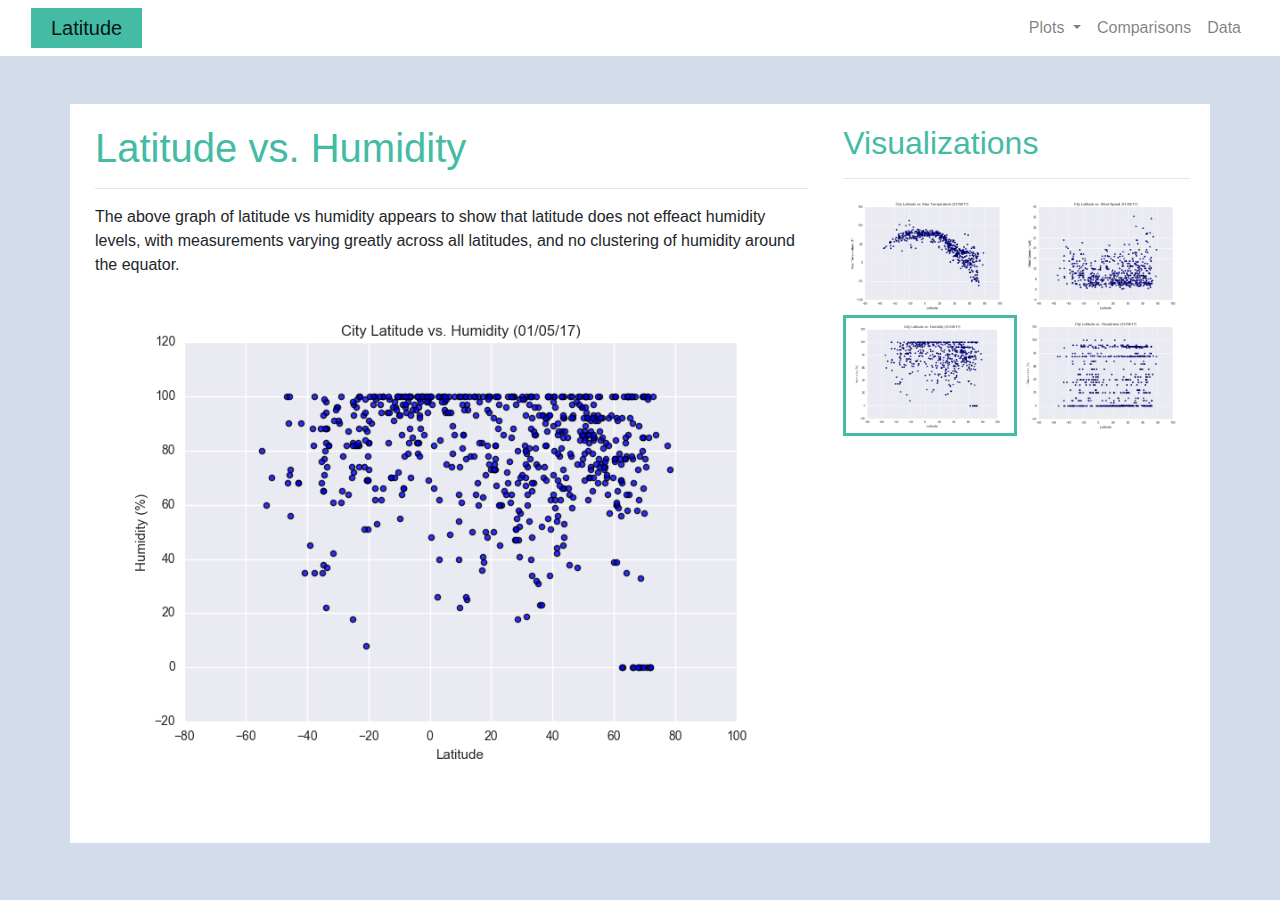
<file: humidity.html>
<!DOCTYPE html>
<html lang="en">

<head>
  <meta charset="UTF-8">
  <meta http-equiv="X-UA-Compatible" content="IE=edge">
  <meta name="viewport" content="width=device-width, initial-scale=1.0">
  <link rel="stylesheet" href="https://stackpath.bootstrapcdn.com/bootstrap/4.3.1/css/bootstrap.min.css"
    integrity="sha384-ggOyR0iXCbMQv3Xipma34MD+dH/1fQ784/j6cY/iJTQUOhcWr7x9JvoRxT2MZw1T" crossorigin="anonymous">
  <title>Latitude</title>
  <link rel="stylesheet" type="text/css" href="styles.css">
</head>

<body>

  <nav class="navbar navbar-expand-lg navbar-light navbar-customclass">
    <div class="container-fluid">
      <a class="navbar-brand" href="index.html">Latitude</a>
      <button class="navbar-toggler" type="button" data-bs-toggle="collapse" data-bs-target="#navbarNavDropdown"
        aria-controls="navbarNavDropdown" aria-expanded="false" aria-label="Toggle navigation">
        <span class="navbar-toggler-icon"></span>
      </button>
      <div class="collapse navbar-collapse" id="navbarNavDropdown">
        <ul class="navbar-nav ml-auto">
          <li class="nav-item dropdown">
            <a class="nav-link dropdown-toggle" href="#" id="navbarDropdownMenuLink" role="button"
              data-bs-toggle="dropdown" aria-expanded="false">
              Plots
            </a>
            <ul class="dropdown-menu" aria-labelledby="navbarDropdownMenuLink">
              <li><a class="dropdown-item" href="cloudiness.html">Cloudiness</a></li>
              <li><a class="dropdown-item active" href="humidity.html">Humidity</a></li>
              <li><a class="dropdown-item" href="temperature.html">Temperature</a></li>
              <li><a class="dropdown-item" href="wind.html">Windspeed</a></li>
            </ul>
          </li>
          <li class="nav-item">
            <a class="nav-link" href="comparisons.html">Comparisons</a>
          </li>
          <li class="nav-item">
            <a class="nav-link" href="data.html">Data</a>
          </li>

        </ul>
      </div>
    </div>
  </nav>
  <br><br>
  <div class="container">
    <div class="row">
      <div class="col-md-8">
        <h1>Latitude vs. Humidity</h1>
        <hr>
        <p>The above graph of latitude vs humidity appears to show that latitude does not effeact humidity levels, with
          measurements varying greatly across all latitudes, and no clustering of humidity around the equator.</p>
        <img src="Resources/images/humidity.png" class="img-fluid" alt="Latitude vs. Humidity"></a><br>
      </div>
      <div class="col-md-4">
        <h2>Visualizations</h2>
        <hr>
        <div class="grid-container">
          <a href="temperature.html">
            <img src="Resources/images/temp.png" class="img-fluid" alt="Latitude vs. Temperature"></a>
          <a href="wind.html">
            <img src="Resources/images/wind.png" class="img-fluid" alt="Latitude vs. Windspeed"></a>
          <a href="humidity.html">
            <img src="Resources/images/humidity.png" class="img-fluid custom-active" alt="Latitude vs. Humidity"></a>
          <a href="cloudiness.html">
            <img src="Resources/images/cloud.png" class="img-fluid" alt="Latitude vs. Cloudiness">
        </div>
      </div>
    </div>
    <script src="https://code.jquery.com/jquery-3.3.1.slim.min.js"
      integrity="sha384-q8i/X+965DzO0rT7abK41JStQIAqVgRVzpbzo5smXKp4YfRvH+8abtTE1Pi6jizo"
      crossorigin="anonymous"></script>
    <script src="https://cdnjs.cloudflare.com/ajax/libs/popper.js/1.14.7/umd/popper.min.js"
      integrity="sha384-UO2eT0CpHqdSJQ6hJty5KVphtPhzWj9WO1clHTMGa3JDZwrnQq4sF86dIHNDz0W1"
      crossorigin="anonymous"></script>
    <script src="https://stackpath.bootstrapcdn.com/bootstrap/4.3.1/js/bootstrap.min.js"
      integrity="sha384-JjSmVgyd0p3pXB1rRibZUAYoIIy6OrQ6VrjIEaFf/nJGzIxFDsf4x0xIM+B07jRM"
      crossorigin="anonymous"></script>
    <script src="https://cdn.jsdelivr.net/npm/bootstrap@5.2.0-beta1/dist/js/bootstrap.bundle.min.js"
      integrity="sha384-pprn3073KE6tl6bjs2QrFaJGz5/SUsLqktiwsUTF55Jfv3qYSDhgCecCxMW52nD2"
      crossorigin="anonymous"></script>
</body>

</html>
</file>
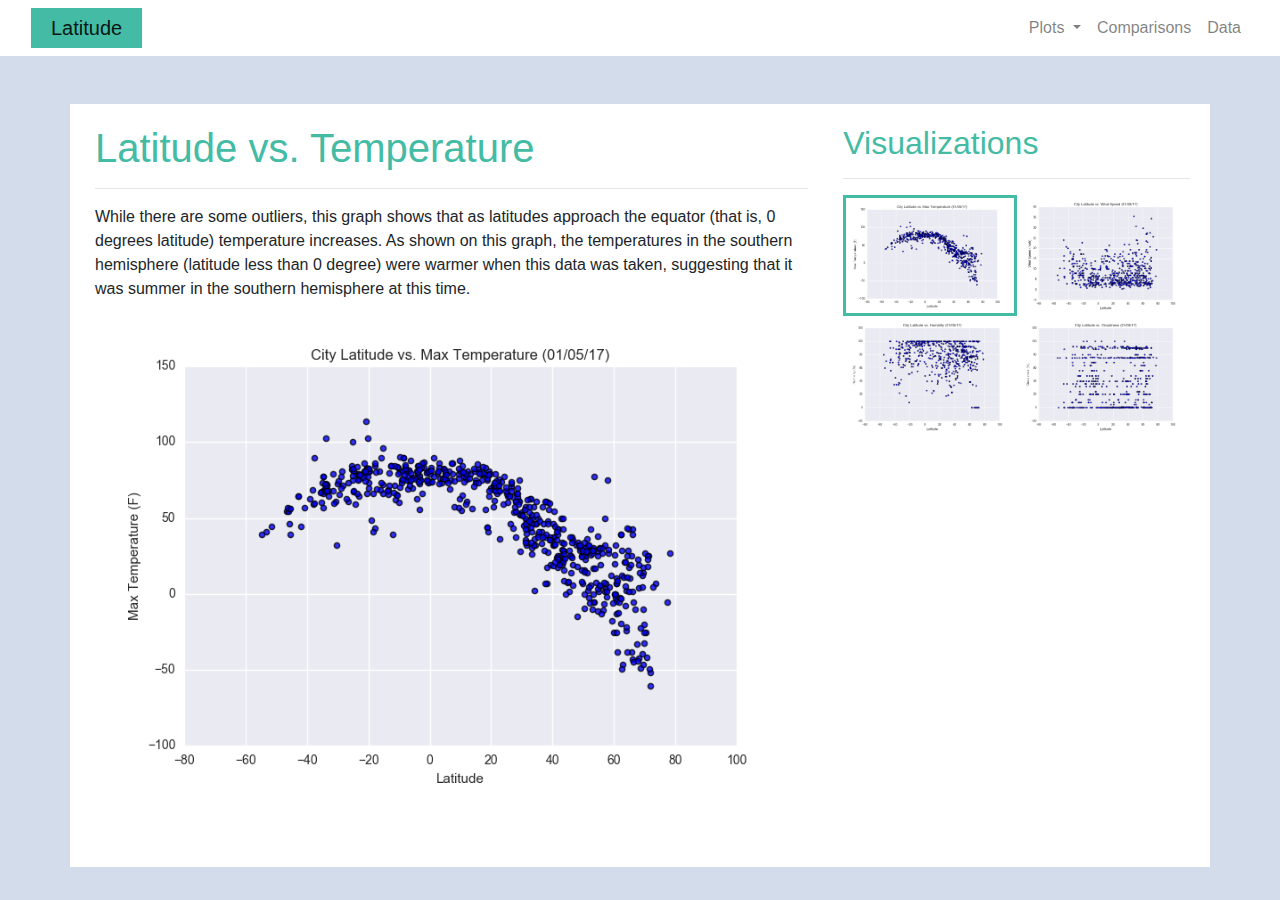
<file: temperature.html>
<!DOCTYPE html>
<html lang="en">

<head>
  <meta charset="UTF-8">
  <meta http-equiv="X-UA-Compatible" content="IE=edge">
  <meta name="viewport" content="width=device-width, initial-scale=1.0">
  <link rel="stylesheet" href="https://stackpath.bootstrapcdn.com/bootstrap/4.3.1/css/bootstrap.min.css"
    integrity="sha384-ggOyR0iXCbMQv3Xipma34MD+dH/1fQ784/j6cY/iJTQUOhcWr7x9JvoRxT2MZw1T" crossorigin="anonymous">
  <title>Latitude</title>
  <link rel="stylesheet" type="text/css" href="styles.css">
</head>

<body>
  <nav class="navbar navbar-expand-lg navbar-light navbar-customclass">
    <div class="container-fluid">
      <a class="navbar-brand" href="index.html">Latitude</a>
      <button class="navbar-toggler" type="button" data-bs-toggle="collapse" data-bs-target="#navbarNavDropdown"
        aria-controls="navbarNavDropdown" aria-expanded="false" aria-label="Toggle navigation">
        <span class="navbar-toggler-icon"></span>
      </button>
      <div class="collapse navbar-collapse" id="navbarNavDropdown">
        <ul class="navbar-nav ml-auto">
          <li class="nav-item dropdown">
            <a class="nav-link dropdown-toggle" href="#" id="navbarDropdownMenuLink" role="button"
              data-bs-toggle="dropdown" aria-expanded="false">
              Plots
            </a>
            <ul class="dropdown-menu" aria-labelledby="navbarDropdownMenuLink">
              <li><a class="dropdown-item" href="cloudiness.html">Cloudiness</a></li>
              <li><a class="dropdown-item" href="humidity.html">Humidity</a></li>
              <li><a class="dropdown-item active" href="temperature.html">Temperature</a></li>
              <li><a class="dropdown-item" href="wind.html">Windspeed</a></li>
            </ul>
          </li>
          <li class="nav-item">
            <a class="nav-link" href="comparisons.html">Comparisons</a>
          </li>
          <li class="nav-item">
            <a class="nav-link" href="data.html">Data</a>
          </li>

        </ul>
      </div>
    </div>
  </nav>
  <br><br>
  <div class="container">
    <div class="row">
      <div class="col-md-8">
        <h1>Latitude vs. Temperature</h1>
        <hr>
        <p>While there are some outliers, this graph shows that as latitudes approach the equator (that is, 0 degrees
          latitude) temperature increases. As shown on this graph, the temperatures in the southern hemisphere (latitude
          less than 0 degree) were warmer when this data was taken, suggesting that it was summer in the southern
          hemisphere at this time.</p>
        <img src="Resources/images/temp.png" class="img-fluid" alt="Latitude vs. Temperature"></a><br>
      </div>
      <div class="col-md-4">
        <h2>Visualizations</h2>
        <hr>
        <div class="grid-container">
          <a href="temperature.html">
            <img src="Resources/images/temp.png" class="img-fluid custom-active" alt="Latitude vs. Temperature"></a>
          <a href="wind.html">
            <img src="Resources/images/wind.png" class="img-fluid" alt="Latitude vs. Windspeed"></a>
          <a href="humidity.html">
            <img src="Resources/images/humidity.png" class="img-fluid" alt="Latitude vs. Humidity"></a>
          <a href="cloudiness.html">
            <img src="Resources/images/cloud.png" class="img-fluid" alt="Latitude vs. Cloudiness">
        </div>
      </div>
    </div>
    <script src="https://code.jquery.com/jquery-3.3.1.slim.min.js"
      integrity="sha384-q8i/X+965DzO0rT7abK41JStQIAqVgRVzpbzo5smXKp4YfRvH+8abtTE1Pi6jizo"
      crossorigin="anonymous"></script>
    <script src="https://cdnjs.cloudflare.com/ajax/libs/popper.js/1.14.7/umd/popper.min.js"
      integrity="sha384-UO2eT0CpHqdSJQ6hJty5KVphtPhzWj9WO1clHTMGa3JDZwrnQq4sF86dIHNDz0W1"
      crossorigin="anonymous"></script>
    <script src="https://stackpath.bootstrapcdn.com/bootstrap/4.3.1/js/bootstrap.min.js"
      integrity="sha384-JjSmVgyd0p3pXB1rRibZUAYoIIy6OrQ6VrjIEaFf/nJGzIxFDsf4x0xIM+B07jRM"
      crossorigin="anonymous"></script>
    <script src="https://cdn.jsdelivr.net/npm/bootstrap@5.2.0-beta1/dist/js/bootstrap.bundle.min.js"
      integrity="sha384-pprn3073KE6tl6bjs2QrFaJGz5/SUsLqktiwsUTF55Jfv3qYSDhgCecCxMW52nD2"
      crossorigin="anonymous"></script>
</body>

</html>
</file>
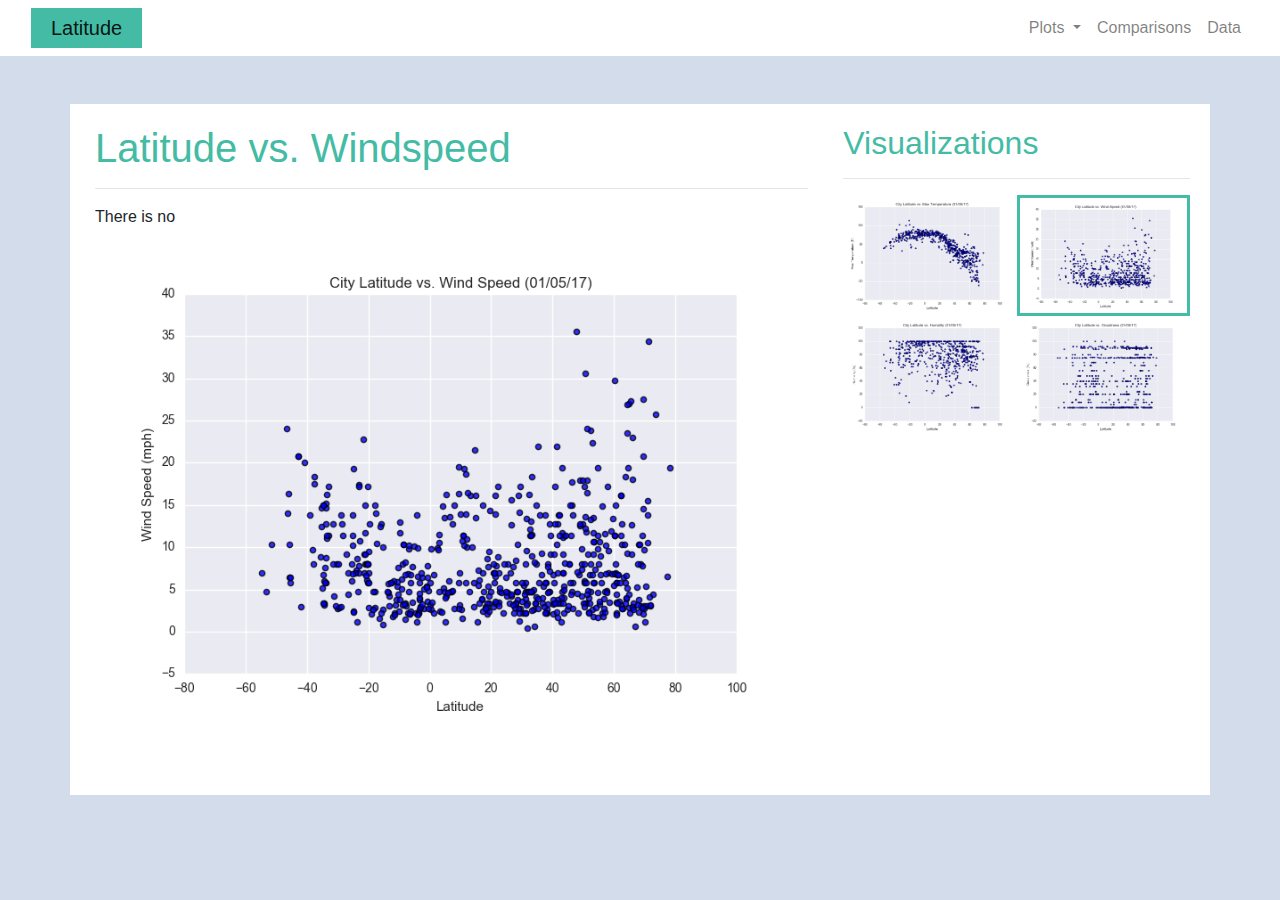
<file: wind.html>
<!DOCTYPE html>
<html lang="en">

<head>
  <meta charset="UTF-8">
  <meta http-equiv="X-UA-Compatible" content="IE=edge">
  <meta name="viewport" content="width=device-width, initial-scale=1.0">
  <link rel="stylesheet" href="https://stackpath.bootstrapcdn.com/bootstrap/4.3.1/css/bootstrap.min.css"
    integrity="sha384-ggOyR0iXCbMQv3Xipma34MD+dH/1fQ784/j6cY/iJTQUOhcWr7x9JvoRxT2MZw1T" crossorigin="anonymous">
  <title>Latitude</title>
  <link rel="stylesheet" type="text/css" href="styles.css">
</head>

<body>
  <nav class="navbar navbar-expand-lg navbar-light navbar-customclass">
    <div class="container-fluid">
      <a class="navbar-brand" href="index.html">Latitude</a>
      <button class="navbar-toggler" type="button" data-bs-toggle="collapse" data-bs-target="#navbarNavDropdown"
        aria-controls="navbarNavDropdown" aria-expanded="false" aria-label="Toggle navigation">
        <span class="navbar-toggler-icon"></span>
      </button>
      <div class="collapse navbar-collapse" id="navbarNavDropdown">
        <ul class="navbar-nav ml-auto">
          <li class="nav-item dropdown">
            <a class="nav-link dropdown-toggle" href="#" id="navbarDropdownMenuLink" role="button"
              data-bs-toggle="dropdown" aria-expanded="false">
              Plots
            </a>
            <ul class="dropdown-menu" aria-labelledby="navbarDropdownMenuLink">
              <li><a class="dropdown-item" href="cloudiness.html">Cloudiness</a></li>
              <li><a class="dropdown-item" href="humidity.html">Humidity</a></li>
              <li><a class="dropdown-item" href="temperature.html">Temperature</a></li>
              <li><a class="dropdown-item active" href="wind.html">Windspeed</a></li>
            </ul>
          </li>
          <li class="nav-item">
            <a class="nav-link" href="comparisons.html">Comparisons</a>
          </li>
          <li class="nav-item">
            <a class="nav-link" href="data.html">Data</a>
          </li>
        </ul>
      </div>
    </div>
  </nav>
  <br><br>
  <div class="container">
    <div class="row">
        <div class="col-md-8">
            <h1>Latitude vs. Windspeed</h1>
            <hr>
            <p>There is no  </p>
            <img src="Resources/images/wind.png" class="img-fluid" alt="Latitude vs. Wind Speed"></a><br>
        </div>
        <div class="col-md-4">
            <h2>Visualizations</h2>
            <hr>
            <div class="grid-container">
                <a href="temperature.html">
                    <img src="Resources/images/temp.png" class="img-fluid" alt="Latitude vs. Temperature"></a>
                <a href="wind.html">
                    <img src="Resources/images/wind.png" class="img-fluid custom-active" alt="Latitude vs. Windspeed"></a>
                <a href="humidity.html">
                    <img src="Resources/images/humidity.png" class="img-fluid" alt="Latitude vs. Humidity"></a>
                <a href="cloudiness.html">
                    <img src="Resources/images/cloud.png" class="img-fluid" alt="Latitude vs. Cloudiness">
            </div>
        </div>
    </div>
  <script src="https://code.jquery.com/jquery-3.3.1.slim.min.js"
    integrity="sha384-q8i/X+965DzO0rT7abK41JStQIAqVgRVzpbzo5smXKp4YfRvH+8abtTE1Pi6jizo"
    crossorigin="anonymous"></script>
  <script src="https://cdnjs.cloudflare.com/ajax/libs/popper.js/1.14.7/umd/popper.min.js"
    integrity="sha384-UO2eT0CpHqdSJQ6hJty5KVphtPhzWj9WO1clHTMGa3JDZwrnQq4sF86dIHNDz0W1"
    crossorigin="anonymous"></script>
  <script src="https://stackpath.bootstrapcdn.com/bootstrap/4.3.1/js/bootstrap.min.js"
    integrity="sha384-JjSmVgyd0p3pXB1rRibZUAYoIIy6OrQ6VrjIEaFf/nJGzIxFDsf4x0xIM+B07jRM"
    crossorigin="anonymous"></script>
  <script src="https://cdn.jsdelivr.net/npm/bootstrap@5.2.0-beta1/dist/js/bootstrap.bundle.min.js"
    integrity="sha384-pprn3073KE6tl6bjs2QrFaJGz5/SUsLqktiwsUTF55Jfv3qYSDhgCecCxMW52nD2"
    crossorigin="anonymous"></script>
</body>

</html>
</file>
<file: styles.css>
.nav-link:hover {
    color: F9F7F0;
    background-color: EF6D2F;
}
  
.grid-container {
    display: grid;

    /* For 2 columns */
    grid-template-columns: repeat(2, 1fr);
}

.navbar-customclass {
    background-color: white;;
}

.nav-item:hover {
    background-color: #44bba4;
}

.navbar-brand {
    background-color: #44bba4;
    color: white;
    padding-left: 20px;
    padding-right: 20px;
}

.navbar-brand:hover {
    background-color: #5E37EA;
}

@media (max-width: 800px) {
    .grid-container {
        display: grid;
    
        /* For 2 columns */
        grid-template-columns: repeat(4, 1fr);
    }

    .navbar-customclass {
        background-color: #44BBA4 ;
    }

}

img {
    width: 100%;
    height: auto;
    padding: 0px;
}


body {
    background-color: #d3dceb;
}

.container {
    padding-left: 20px;
    padding-top: 20px;
    padding-bottom: 20px;
    padding-right: 20px;
    margin-top: auto;
    margin-left: auto;
    margin-right: auto;
    background-color: white;
}

.row .col-md-8 {
    padding-left: 20px;
    padding-right: 20px;
    padding-bottom: 40px;
}

h1 {
    color: #44BBA4;
    
}
h2 {
    color: #44BBA4;
}

h3 {
    color: #44BBA4;
    text-align: center;
}

th {
    text-align: left;
}

.wrapper {
    text-align: justify;
}

.wrapper .img-fluid {
    float:left;
    margin: 10px;
    width: 300px;
    margin-right: 20px;
    margin-bottom: 20px;
}

.custom-active {
    border-style: solid;
    border-color: #44BBA4;
    border-width: 3px;
    box-shadow: 10px;
}
</file>
